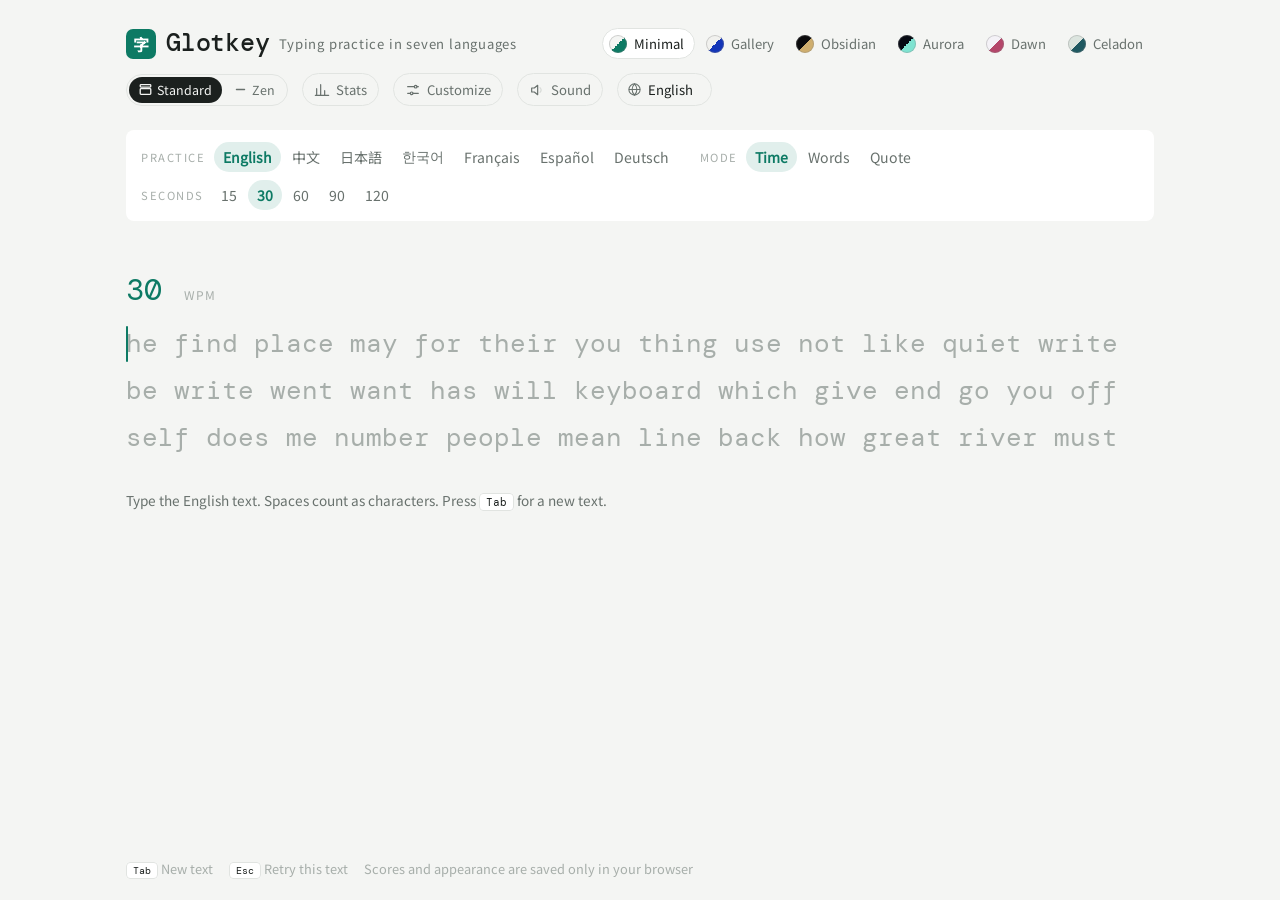
<file: site-cn/index.html>
<!doctype html>
<html lang="zh-CN">
<head>
<meta charset="utf-8">
<meta name="viewport" content="width=device-width, initial-scale=1, viewport-fit=cover">
<meta name="description" content="Glotkey: typing practice in English, Chinese (pinyin), Japanese (romaji), Korean (romanization), French, Spanish and German.">
<link rel="icon" href="data:image/svg+xml,%3Csvg xmlns=%27http://www.w3.org/2000/svg%27 viewBox=%270 0 32 32%27%3E%3Crect width=%2732%27 height=%2732%27 rx=%277%27 fill=%27%230d7a64%27/%3E%3Ctext x=%2716%27 y=%2722%27 font-size=%2718%27 text-anchor=%27middle%27 fill=%27white%27 font-family=%27sans-serif%27%3EG%3C/text%3E%3C/svg%3E">
<title>Glotkey</title>
<link rel="stylesheet" href="fonts/fonts.css">
<style>
/* Layout: one centered column — header, config strip, a typing stage of N lines, results replace the stage.
   Six presets (data-style) + a custom layer written as inline tokens on :root. */
:root {
  --bg:#f4f5f3; --surface:#ffffff; --fg:#1b201e; --dim:#a7aeaa; --muted:#68716d;
  --accent:#0d7a64; --accent-ink:#ffffff; --error:#d63b3b; --error-bg:rgba(214,59,59,.13); --line:#e1e4e1;
  --panel:var(--surface); --panel-border:transparent; --panel-blur:0px; --panel-radius:8px;
  --b1:#0d7a64; --b2:#7aa9ff; --b3:#ffb59a;
  --ui-cjk:"Noto Sans SC"; --ui-cjk-serif:"Noto Serif SC";
  --font-ui:var(--ui-cjk), system-ui, -apple-system, "Segoe UI", sans-serif;
  --font-display:"DM Mono", var(--ui-cjk), ui-monospace, monospace;
  --latin:"DM Mono"; --cjk-sc:"Noto Sans SC"; --cjk-jp:"Noto Sans JP"; --cjk-kr:"Noto Sans KR";
  --text-size:1.65rem; --radius:8px; --mark-radius:7px;
}
@media (prefers-color-scheme: dark) {
  :root:not([data-theme="light"]) {
    --bg:#141716; --surface:#1c201f; --fg:#e7ebe9; --dim:#4f5754; --muted:#8d9692;
    --accent:#4ed6b4; --accent-ink:#0f1513; --error:#ff6b6b; --error-bg:rgba(255,107,107,.16); --line:#2a302e;
    --b1:#4ed6b4; color-scheme: dark;
  }
}
:root[data-theme="dark"] {
  --bg:#141716; --surface:#1c201f; --fg:#e7ebe9; --dim:#4f5754; --muted:#8d9692;
  --accent:#4ed6b4; --accent-ink:#0f1513; --error:#ff6b6b; --error-bg:rgba(255,107,107,.16); --line:#2a302e;
  --b1:#4ed6b4; color-scheme: dark;
}

/* 画廊 Gallery — museum wall, editorial serif, Klein blue */
:root[data-style="gallery"] {
  --bg:#f1f1ee; --surface:#ffffff; --fg:#0f0f10; --dim:#bdbdb7; --muted:#6b6b67;
  --accent:#1335b8; --accent-ink:#ffffff; --error:#d23c2c; --error-bg:rgba(210,60,44,.1); --line:#d6d6d0;
  --panel:transparent; --panel-border:transparent; --panel-radius:0;
  --font-ui:"Manrope", var(--ui-cjk), sans-serif;
  --font-display:"Instrument Serif", "Noto Serif SC", serif;
  --latin:"Fraunces"; --cjk-sc:"Noto Serif SC"; --cjk-jp:"Noto Serif JP"; --cjk-kr:"Noto Serif KR";
  --text-size:2rem; --radius:0; --mark-radius:50%; color-scheme:light;
}
/* 曜石 Obsidian — black stone, ivory serif, champagne gold */
:root[data-style="obsidian"] {
  --bg:#0b0b0d; --surface:#141416; --fg:#efe8da; --dim:#4c4840; --muted:#9a9284;
  --accent:#cfae6e; --accent-ink:#0b0b0d; --error:#e2735e; --error-bg:rgba(226,115,94,.15); --line:#26241f;
  --panel:transparent; --panel-border:#26241f; --panel-radius:0;
  --b1:#cfae6e; --b2:#5c4a2a; --b3:#2a2620;
  --font-ui:"Manrope", var(--ui-cjk), sans-serif;
  --font-display:"Cormorant Garamond", "Noto Serif SC", serif;
  --latin:"Cormorant Garamond"; --cjk-sc:"Noto Serif SC"; --cjk-jp:"Noto Serif JP"; --cjk-kr:"Noto Serif KR";
  --text-size:2.25rem; --radius:0; --mark-radius:0; color-scheme:dark;
}
/* 极光 Aurora — night sky, drifting light, frosted glass */
:root[data-style="aurora"] {
  --bg:#060912; --surface:rgba(255,255,255,.05); --fg:#eef1fa; --dim:#3f4862; --muted:#8e98b4;
  --accent:#7fe3d1; --accent-ink:#06121a; --error:#ff7a8a; --error-bg:rgba(255,122,138,.16); --line:rgba(255,255,255,.1);
  --panel:rgba(255,255,255,.045); --panel-border:rgba(255,255,255,.09); --panel-blur:18px; --panel-radius:16px;
  --b1:#1fb5a3; --b2:#5b4fe0; --b3:#b0408a;
  --font-ui:"Manrope", var(--ui-cjk), sans-serif;
  --font-display:"Manrope", "Noto Sans SC", sans-serif;
  --latin:"JetBrains Mono";
  --radius:10px; --mark-radius:10px; color-scheme:dark;
}
/* 晨雾 Dawn — pale morning haze, soft glass, italic serif */
:root[data-style="dawn"] {
  --bg:#f4f2f7; --surface:rgba(255,255,255,.62); --fg:#26212f; --dim:#bdb5c9; --muted:#766e85;
  --accent:#b4466a; --accent-ink:#ffffff; --error:#d1432f; --error-bg:rgba(209,67,47,.12); --line:rgba(38,33,47,.1);
  --panel:rgba(255,255,255,.55); --panel-border:rgba(255,255,255,.8); --panel-blur:20px; --panel-radius:18px;
  --b1:#ffd0bd; --b2:#d9caff; --b3:#c4e4ff;
  --font-ui:"Manrope", var(--ui-cjk), sans-serif;
  --font-display:"Fraunces", "Noto Serif SC", serif;
  --latin:"DM Mono";
  --radius:12px; --mark-radius:50%; color-scheme:light;
}
/* 青瓷 Celadon — glaze green-grey, ink teal, wide-tracked serif */
:root[data-style="celadon"] {
  --bg:#dce5df; --surface:#e7eee9; --fg:#1b2a29; --dim:#98aea6; --muted:#53706a;
  --accent:#1f5961; --accent-ink:#ffffff; --error:#a8432f; --error-bg:rgba(168,67,47,.12); --line:#bdccc4;
  --panel:transparent; --panel-border:#bdccc4; --panel-radius:2px;
  --font-ui:var(--ui-cjk-serif), serif;
  --font-display:var(--ui-cjk-serif), "Noto Serif SC", serif;
  --latin:"IBM Plex Mono"; --cjk-sc:"Noto Serif SC"; --cjk-jp:"Noto Serif JP"; --cjk-kr:"Noto Serif KR";
  --radius:2px; --mark-radius:2px; color-scheme:light;
}

:root[data-ui="ja"] { --ui-cjk:"Noto Sans JP"; --ui-cjk-serif:"Noto Serif JP"; }
:root[data-ui="ko"] { --ui-cjk:"Noto Sans KR"; --ui-cjk-serif:"Noto Serif KR"; }
[hidden] { display:none !important; }
html, body { height:100%; }
body {
  margin:0; background:var(--bg); color:var(--fg); font-family:var(--font-ui); font-size:15px;
  transition:background-color .35s, color .35s;
}
:root[data-style="obsidian"] body { background:radial-gradient(ellipse 80% 50% at 50% -10%, rgba(207,174,110,.13), transparent 70%) var(--bg); }
:root[data-style="celadon"] body { background:radial-gradient(circle at 15% 0%, rgba(255,255,255,.6), transparent 45%) var(--bg); }
button, input, select, textarea { font:inherit; color:inherit; }
:focus-visible { outline:2px solid var(--accent); outline-offset:2px; }

/* ambient layer */
.fx { position:fixed; inset:0; z-index:-1; pointer-events:none; overflow:hidden; }
.fx i { position:absolute; border-radius:50%; filter:blur(90px); opacity:0; transition:opacity .6s; }
.fx .b1 { width:52vmax; height:52vmax; left:-14vmax; top:-22vmax; background:var(--b1); }
.fx .b2 { width:46vmax; height:46vmax; right:-16vmax; top:8vmax; background:var(--b2); }
.fx .b3 { width:40vmax; height:40vmax; left:22vmax; bottom:-26vmax; background:var(--b3); }
:root[data-fx~="blobs"] .fx i { opacity:.42; animation:drift 26s ease-in-out infinite alternate; }
:root[data-fx~="blobs"] .fx .b2 { animation-duration:32s; animation-direction:alternate-reverse; }
:root[data-fx~="blobs"] .fx .b3 { animation-duration:38s; }
:root[data-style="dawn"][data-fx~="blobs"] .fx i { opacity:.75; }
.fx .grain {
  position:absolute; inset:-50%; opacity:0;
  background-image:url("data:image/svg+xml;utf8,<svg xmlns='http://www.w3.org/2000/svg' width='160' height='160'><filter id='n'><feTurbulence type='fractalNoise' baseFrequency='.85' numOctaves='3' stitchTiles='stitch'/><feColorMatrix values='0 0 0 0 .5  0 0 0 0 .5  0 0 0 0 .5  0 0 0 .55 0'/></filter><rect width='100%' height='100%' filter='url(%23n)'/></svg>");
}
:root[data-fx~="grain"] .fx .grain { opacity:.14; }
@keyframes drift { to { transform:translate(8vmax, 6vmax) scale(1.12); } }

.app {
  max-width:1060px; margin:0 auto; min-height:100%;
  display:flex; flex-direction:column; gap:24px;
  padding-block:28px 22px;
  padding-left:max(16px, env(safe-area-inset-left, 0px));
  padding-right:max(16px, env(safe-area-inset-right, 0px));
  box-sizing:border-box;
}

/* header */
.top { display:flex; align-items:center; gap:14px; flex-wrap:wrap; transition:opacity .3s; }
:root[data-style="gallery"] .top { padding-bottom:18px; border-bottom:1px solid var(--fg); }
.brand { display:flex; align-items:center; gap:10px; margin-right:auto; }
.mark {
  display:inline-grid; place-items:center; width:30px; height:30px; font-size:1rem; flex:none;
  background:var(--accent); color:var(--accent-ink); border-radius:var(--mark-radius); font-family:var(--font-ui); font-weight:600;
}
:root[data-style="obsidian"] .mark, :root[data-style="celadon"] .mark { background:transparent; color:var(--accent); border:1px solid var(--accent); }
:root[data-style="aurora"] .mark { background:linear-gradient(135deg, var(--b1), var(--b2)); color:#fff; }
:root[data-style="dawn"] .mark { background:linear-gradient(135deg, #f3a58a, var(--accent)); }
.logo { font-family:var(--font-display); font-size:1.55rem; font-weight:500; letter-spacing:-.01em; line-height:1; }
:root[data-style="gallery"] .logo { font-size:2.2rem; font-style:italic; font-weight:400; letter-spacing:-.02em; }
:root[data-style="obsidian"] .logo { font-size:1.9rem; letter-spacing:.14em; text-transform:uppercase; font-weight:500; }
:root[data-style="aurora"] .logo { font-weight:700; letter-spacing:-.03em; }
:root[data-style="dawn"] .logo { font-size:1.9rem; font-style:italic; font-weight:400; }
:root[data-style="celadon"] .logo { letter-spacing:.22em; font-weight:600; font-size:1.3rem; }
.brand-sub { color:var(--muted); font-size:.82rem; letter-spacing:.06em; }

.styles { display:flex; gap:4px; flex-wrap:wrap; }
.sty {
  display:flex; align-items:center; gap:7px; padding:5px 10px 5px 6px; cursor:pointer;
  background:transparent; border:1px solid transparent; border-radius:999px; color:var(--muted); font-size:.82rem;
}
.sty:hover { color:var(--fg); }
.sty[aria-pressed="true"] { border-color:var(--line); color:var(--fg); background:var(--panel); }
.sw { width:18px; height:18px; border-radius:50%; flex:none; box-shadow:inset 0 0 0 1px rgba(128,128,128,.35); }
.icon-btn {
  display:flex; align-items:center; gap:6px; padding:6px 11px; border:1px solid var(--line);
  background:transparent; border-radius:999px; cursor:pointer; color:var(--muted); font-size:.82rem;
}
.icon-btn:hover { color:var(--fg); }
.icon-btn[aria-pressed="true"] { color:var(--accent); border-color:var(--accent); }
.ui-lang { position:relative; display:flex; align-items:center; }
.ui-lang svg { position:absolute; left:10px; width:15px; height:15px; pointer-events:none; color:var(--muted); fill:none; stroke:currentColor; stroke-width:1.7; }
.ui-lang select {
  appearance:none; -webkit-appearance:none; cursor:pointer; font-size:.82rem; color:var(--fg);
  background:transparent; border:1px solid var(--line); border-radius:999px; padding:6px 12px 6px 30px;
}
.ui-lang select:hover { border-color:var(--accent); }
.ui-lang option { background:var(--bg); color:var(--fg); }
.icon-btn svg { width:16px; height:16px; fill:none; stroke:currentColor; stroke-width:1.8; stroke-linecap:round; stroke-linejoin:round; }

/* config strip */
.config {
  display:flex; flex-wrap:wrap; gap:8px 22px; align-items:center; padding:10px 14px;
  background:var(--panel); border:1px solid var(--panel-border); border-radius:var(--panel-radius);
  -webkit-backdrop-filter:blur(var(--panel-blur)); backdrop-filter:blur(var(--panel-blur));
  transition:opacity .3s;
}
:root[data-style="gallery"] .config { padding:4px 0; }
.grp { display:flex; align-items:center; gap:2px; flex-wrap:wrap; }
.grp-l { color:var(--dim); font-size:.7rem; letter-spacing:.14em; margin-right:6px; text-transform:uppercase; }
.opt {
  background:transparent; border:0; padding:5px 9px; border-radius:999px; cursor:pointer;
  color:var(--muted); font-size:.88rem; transition:color .15s, background-color .15s;
}
.opt:hover { color:var(--fg); }
.opt[aria-pressed="true"] { color:var(--accent); font-weight:600; background:color-mix(in srgb, var(--accent) 12%, transparent); }
:root[data-style="gallery"] .opt[aria-pressed="true"], :root[data-style="obsidian"] .opt[aria-pressed="true"], :root[data-style="celadon"] .opt[aria-pressed="true"] {
  background:transparent; text-decoration:underline; text-decoration-thickness:1.5px; text-underline-offset:6px;
}
.opt.tog::before { content:"○ "; }
.opt.tog[aria-pressed="true"]::before { content:"● "; }

/* stage */
.stage { position:relative; padding-block:30px 8px; cursor:text; }
.live {
  display:flex; align-items:baseline; gap:18px; min-height:2.2rem; margin-bottom:16px;
  font-family:var(--font-display); font-variant-numeric:tabular-nums;
}
.live-main { font-size:1.9rem; color:var(--accent); line-height:1; }
:root[data-style="gallery"] .live-main, :root[data-style="dawn"] .live-main { font-size:2.6rem; font-style:italic; }
:root[data-style="obsidian"] .live-main { font-size:2.6rem; }
.live-speed { color:var(--muted); font-size:1rem; font-family:var(--font-ui); }
.live-unit { color:var(--dim); font-size:.75rem; margin-left:4px; letter-spacing:.08em; }
.words {
  position:relative; overflow:hidden; font-size:var(--text-size); line-height:1.35;
  font-family:var(--latin), var(--cjk-sc), ui-monospace, monospace;
  transition:filter .25s, opacity .25s;
}
.inner {
  position:relative; display:flex; flex-wrap:wrap; align-items:flex-end; row-gap:.42em;
  transition:transform .22s ease;
}
:root[data-align="center"] .inner { justify-content:center; }
.w { display:inline-flex; flex-direction:column; align-items:flex-start; }
.hint {
  font-size:.56em; line-height:1.35; color:var(--muted); font-family:var(--cjk-sc), sans-serif;
  white-space:nowrap; padding-left:.08em; padding-right:.4em; letter-spacing:.02em;
}
.words[data-lang="ja"] .hint { font-family:var(--cjk-jp), sans-serif; }
.words[data-lang="ko"] .hint { font-family:var(--cjk-kr), sans-serif; }
:root[data-style="obsidian"] .hint { font-size:.46em; }
.cs { display:flex; }
.c { white-space:pre; color:var(--dim); transition:color .07s; }
.c.ok { color:var(--fg); }
.c.bad { color:var(--error); text-decoration:underline; text-decoration-thickness:2px; text-underline-offset:.18em; }
.c.sp.bad { background:var(--error-bg); }
:root[data-style="aurora"] .c.ok { text-shadow:0 0 14px rgba(127,227,209,.25); }

.caret {
  position:absolute; left:0; top:0; width:2px; height:var(--ch, 1.3em); background:var(--accent);
  border-radius:1px; pointer-events:none; z-index:2;
  transition:left .09s cubic-bezier(.3,.7,.4,1), top .09s cubic-bezier(.3,.7,.4,1);
}
:root[data-smooth="off"] .caret { transition:none; }
:root[data-caret="block"] .caret { width:var(--cw, .6em); opacity:.3; border-radius:3px; }
:root[data-caret="underline"] .caret { width:var(--cw, .6em); height:2px; margin-top:calc(var(--ch, 1.3em) - 1px); }
:root[data-caret="none"] .caret { visibility:hidden; }
:root[data-style="aurora"] .caret { box-shadow:0 0 12px var(--accent); }
.caret.idle { animation:blink 1.05s step-end infinite; }
@keyframes blink { 50% { opacity:0; } }

.comp {
  position:absolute; z-index:5; padding:3px 9px; font-size:1rem; white-space:nowrap;
  background:var(--fg); color:var(--bg); border-radius:6px; pointer-events:none; transform:translateY(-100%);
}
#ta {
  position:absolute; left:0; top:0; width:3em; height:1.6em; opacity:0; padding:0; border:0;
  resize:none; overflow:hidden; color:transparent; background:transparent; caret-color:transparent;
  font-size:16px; z-index:-1;
}
.focus-hint {
  position:absolute; inset:0; display:grid; place-items:center; pointer-events:none;
  color:var(--fg); font-size:1rem; letter-spacing:.06em; opacity:0; transition:opacity .2s;
}
.stage:not(.focused) .focus-hint { opacity:1; }
.stage:not(.focused) .words { filter:blur(5px); opacity:.5; }
.stage:not(.focused) .caret { opacity:0; }

.tip { color:var(--muted); font-size:.85rem; margin:0; line-height:1.6; max-width:65ch; }
.tip.warn { color:var(--error); }
kbd {
  font-family:"DM Mono", ui-monospace, monospace; font-size:.78em; padding:1px 6px; border-radius:4px;
  background:var(--surface); border:1px solid var(--line); color:var(--fg);
}

/* results */
.results { display:flex; flex-direction:column; gap:24px; padding-block:6px; }
.res-head { display:flex; flex-wrap:wrap; gap:14px 48px; align-items:flex-end; }
.big { display:flex; flex-direction:column; gap:4px; }
.big .lbl { color:var(--muted); font-size:.74rem; letter-spacing:.14em; text-transform:uppercase; }
.big .num { font-family:var(--font-display); font-size:3.8rem; line-height:1; color:var(--accent); font-variant-numeric:tabular-nums; }
:root[data-style="gallery"] .big .num, :root[data-style="dawn"] .big .num { font-size:5rem; font-style:italic; font-weight:400; }
:root[data-style="obsidian"] .big .num { font-size:5rem; font-weight:500; }
:root[data-style="aurora"] .big .num { font-weight:700; letter-spacing:-.04em; background:linear-gradient(120deg, var(--accent), #a9a2ff); -webkit-background-clip:text; background-clip:text; color:transparent; }
.big .num.sec { color:var(--fg); background:none; }
.badge { align-self:center; padding:4px 12px; border-radius:999px; font-size:.8rem; background:var(--accent); color:var(--accent-ink); }
.chart { width:100%; overflow-x:auto; }
.chart svg { display:block; width:100%; min-width:420px; height:auto; }
.chart .gl { stroke:var(--line); stroke-width:1; }
.chart .ax { fill:var(--muted); font-size:11px; font-family:"DM Mono", ui-monospace, monospace; }
.chart .l-sp { fill:none; stroke:var(--accent); stroke-width:2.5; stroke-linejoin:round; stroke-linecap:round; }
.chart .a-sp { fill:var(--accent); opacity:.1; stroke:none; }
.chart .l-raw { fill:none; stroke:var(--muted); stroke-width:1.5; stroke-dasharray:4 4; opacity:.7; }
.chart .er { fill:var(--error); stroke:var(--bg); stroke-width:1.5; }
.chart .end { fill:var(--accent); stroke:var(--bg); stroke-width:2; }
.legend { display:flex; gap:18px; color:var(--muted); font-size:.78rem; flex-wrap:wrap; margin-top:6px; }
.legend i { display:inline-block; width:14px; height:3px; vertical-align:middle; margin-right:6px; background:var(--accent); }
.legend i.raw { background:repeating-linear-gradient(90deg, var(--muted) 0 4px, transparent 4px 7px); }
.legend i.er { width:8px; height:8px; border-radius:50%; background:var(--error); }
.res-grid { display:grid; grid-template-columns:repeat(auto-fit, minmax(130px, 1fr)); gap:16px; margin:0; }
.res-grid div { display:flex; flex-direction:column; gap:3px; }
.res-grid dt { color:var(--muted); font-size:.74rem; letter-spacing:.08em; }
.res-grid dd { margin:0; font-family:var(--font-display); font-size:1.45rem; font-variant-numeric:tabular-nums; }
.res-actions { display:flex; gap:10px; flex-wrap:wrap; }
.btn {
  padding:9px 18px; border-radius:999px; border:1px solid var(--accent); cursor:pointer;
  background:var(--accent); color:var(--accent-ink); font-size:.9rem;
}
:root[data-style="gallery"] .btn, :root[data-style="obsidian"] .btn, :root[data-style="celadon"] .btn { border-radius:0; }
.btn.ghost { background:transparent; color:var(--accent); }

.keys { margin-top:auto; color:var(--dim); font-size:.8rem; display:flex; gap:16px; flex-wrap:wrap; }
body.typing .top, body.typing .config, body.typing .tip:not(.warn), body.typing .keys { opacity:.1; }

/* customizer drawer */
.drawer {
  position:fixed; top:0; right:0; bottom:0; z-index:40; width:min(380px, 100%); box-sizing:border-box;
  background:var(--bg); border-left:1px solid var(--line); box-shadow:-24px 0 60px rgba(0,0,0,.12);
  overflow-y:auto; display:flex; flex-direction:column; gap:22px;
  padding:calc(20px + env(safe-area-inset-top, 0px)) max(20px, env(safe-area-inset-right, 0px)) calc(24px + env(safe-area-inset-bottom, 0px)) 22px;
}
.dr-head { display:flex; align-items:center; justify-content:space-between; gap:12px; }
.dr-head h2 { margin:0; font-family:var(--font-display); font-size:1.35rem; font-weight:500; }
.dr-sec { display:flex; flex-direction:column; gap:10px; }
.dr-sec > h3 { margin:0; font-size:.7rem; letter-spacing:.16em; color:var(--muted); font-weight:600; text-transform:uppercase; }
.row { display:flex; align-items:center; justify-content:space-between; gap:12px; font-size:.88rem; }
.row label, .row > span { color:var(--fg); }
.colors { display:grid; grid-template-columns:repeat(5, 1fr); gap:8px; }
.colors label { display:flex; flex-direction:column; align-items:center; gap:5px; font-size:.72rem; color:var(--muted); cursor:pointer; }
.colors input[type="color"] {
  width:44px; height:44px; padding:0; border:1px solid var(--line); border-radius:50%; background:none; cursor:pointer; overflow:hidden;
}
.colors input[type="color"]::-webkit-color-swatch-wrapper { padding:0; }
.colors input[type="color"]::-webkit-color-swatch { border:0; border-radius:50%; }
.colors input[type="color"]::-moz-color-swatch { border:0; border-radius:50%; }
.seg { display:flex; border:1px solid var(--line); border-radius:999px; padding:2px; gap:2px; flex-wrap:wrap; }
.seg button { border:0; background:transparent; padding:5px 11px; border-radius:999px; cursor:pointer; color:var(--muted); font-size:.8rem; }
.seg button[aria-pressed="true"] { background:var(--accent); color:var(--accent-ink); }
.drawer select, .drawer input[type="text"] {
  background:var(--surface); border:1px solid var(--line); border-radius:8px; padding:7px 10px; font-size:.86rem; min-width:0;
}
.drawer select { max-width:200px; }
.drawer input[type="range"] { accent-color:var(--accent); width:160px; }
.code-row { display:flex; gap:8px; }
.code-row input { flex:1; }
.mini { border:1px solid var(--line); background:transparent; border-radius:8px; padding:7px 12px; cursor:pointer; font-size:.82rem; white-space:nowrap; }
.mini:hover { border-color:var(--accent); color:var(--accent); }
.note { color:var(--muted); font-size:.78rem; line-height:1.55; margin:0; }
.note.ok { color:var(--accent); }
.note.err { color:var(--error); }

/* layout switch */
.layout-sw { display:flex; border:1px solid var(--line); border-radius:999px; padding:2px; gap:2px; }
.layout-sw button {
  display:flex; align-items:center; gap:5px; border:0; background:transparent; cursor:pointer;
  padding:4px 10px; border-radius:999px; font-size:.78rem; color:var(--muted);
}
.layout-sw button:hover { color:var(--fg); }
.layout-sw button[aria-pressed="true"] { background:var(--fg); color:var(--bg); }
.layout-sw svg { width:13px; height:13px; fill:none; stroke:currentColor; stroke-width:1.6; stroke-linecap:round; }

/* zen layout: only the text, the counter and the switch */
:root[data-layout="zen"] .brand-sub, :root[data-layout="zen"] .styles, :root[data-layout="zen"] #customBtn,
:root[data-layout="zen"] #soundBtn, :root[data-layout="zen"] .ui-lang, :root[data-layout="zen"] .tip,
:root[data-layout="zen"] .keys { display:none; }
:root[data-layout="zen"] #statsBtn span { display:none; }
:root[data-layout="zen"] .app { max-width:920px; }
:root[data-layout="zen"] .top { border-bottom:0; padding-bottom:0; }
:root[data-layout="zen"] .config {
  background:transparent; border-color:transparent; -webkit-backdrop-filter:none; backdrop-filter:none;
  justify-content:center; opacity:.4; transition:opacity .25s;
}
:root[data-layout="zen"] .config:hover, :root[data-layout="zen"] .config:focus-within { opacity:1; }
:root[data-layout="zen"] .stage { padding-block:9vh 8px; }
:root[data-layout="zen"] .live { justify-content:center; }
:root[data-layout="zen"] .grp-l { display:none; }

/* stats dashboard */
.statsv { display:flex; flex-direction:column; gap:22px; }
.sv-head { display:flex; justify-content:space-between; align-items:flex-start; gap:14px; flex-wrap:wrap; }
.sv-head h2 { margin:0 0 4px; font-family:var(--font-display); font-size:1.9rem; font-weight:500; line-height:1.15; text-wrap:balance; }
:root[data-style="gallery"] .sv-head h2, :root[data-style="dawn"] .sv-head h2 { font-style:italic; font-weight:400; font-size:2.3rem; }
.sv-tabs { display:flex; gap:4px; flex-wrap:wrap; padding-bottom:10px; border-bottom:1px solid var(--line); }
.sv-tabs button {
  border:0; background:transparent; padding:6px 11px; border-radius:999px; cursor:pointer; color:var(--muted); font-size:.86rem;
}
.sv-tabs button:hover { color:var(--fg); }
.sv-tabs button[aria-selected="true"] { color:var(--accent); font-weight:600; background:color-mix(in srgb, var(--accent) 12%, transparent); }
.sv-tabs small { color:var(--dim); font-weight:400; margin-left:4px; font-variant-numeric:tabular-nums; }
.sv-body { display:flex; flex-direction:column; gap:26px; }
.tiles { display:grid; grid-template-columns:repeat(auto-fit, minmax(150px, 1fr)); gap:12px; }
.tile {
  display:flex; flex-direction:column; gap:6px; padding:14px 16px;
  background:var(--panel); border:1px solid var(--line); border-radius:var(--panel-radius);
  -webkit-backdrop-filter:blur(var(--panel-blur)); backdrop-filter:blur(var(--panel-blur));
}
.tile .k { color:var(--muted); font-size:.74rem; letter-spacing:.06em; }
.tile .v { font-family:var(--font-display); font-size:1.9rem; line-height:1.1; font-variant-numeric:tabular-nums; }
.tile .v small { font-size:.8rem; color:var(--muted); margin-left:4px; font-family:var(--font-ui); }
.tile.hi .v { color:var(--accent); }
.sv-grid { display:grid; grid-template-columns:minmax(0, 1.55fr) minmax(0, 1fr); gap:28px; }
.card { display:flex; flex-direction:column; gap:10px; min-width:0; }
.card > h3 { margin:0; font-size:.72rem; letter-spacing:.14em; color:var(--muted); font-weight:600; text-transform:uppercase; }
.svchart svg { display:block; width:100%; height:auto; }
.svchart .gl { stroke:var(--line); stroke-width:1; }
.svchart .ax { fill:var(--muted); font-size:11px; font-family:"DM Mono", ui-monospace, monospace; }
.svchart .pt { fill:var(--accent); opacity:.45; }
.svchart .ma { fill:none; stroke:var(--accent); stroke-width:2.5; stroke-linejoin:round; stroke-linecap:round; }
.svchart .bar { fill:var(--accent); opacity:.75; }
.svchart .bar.zero { opacity:.15; }
.tbl-wrap { overflow-x:auto; }
.sv-table { width:100%; border-collapse:collapse; font-size:.86rem; font-variant-numeric:tabular-nums; }
.sv-table th { text-align:left; color:var(--muted); font-weight:500; font-size:.74rem; padding:6px 8px; border-bottom:1px solid var(--line); white-space:nowrap; }
.sv-table td { padding:8px; border-bottom:1px solid var(--line); white-space:nowrap; }
.sv-table td.num, .sv-table th.num { text-align:right; }
.meter { position:relative; display:inline-block; width:70px; height:6px; border-radius:3px; background:var(--line); vertical-align:middle; margin-left:8px; overflow:hidden; }
.meter i { position:absolute; inset:0 auto 0 0; background:var(--accent); border-radius:3px; }
.miss-list { display:flex; flex-wrap:wrap; gap:8px; }
.miss { display:flex; align-items:baseline; gap:8px; padding:6px 11px; border:1px solid var(--line); border-radius:8px; }
.miss b { font-family:var(--latin), var(--cjk-sc), monospace; font-size:1.25rem; font-weight:500; color:var(--error); }
.miss span { color:var(--muted); font-size:.8rem; font-variant-numeric:tabular-nums; }
.sv-empty { padding:36px 0; color:var(--muted); font-size:.95rem; }
.sv-actions { display:flex; gap:10px; flex-wrap:wrap; align-items:center; padding-top:4px; border-top:1px solid var(--line); padding-top:16px; }
.confirm { display:flex; gap:8px; align-items:center; flex-wrap:wrap; color:var(--error); font-size:.85rem; }
.mini.danger { border-color:var(--error); color:var(--error); }
#svDump { width:100%; min-height:70px; font-family:"DM Mono", monospace; font-size:.75rem; background:var(--surface); border:1px solid var(--line); border-radius:8px; }
@media (max-width:760px) { .sv-grid { grid-template-columns:minmax(0, 1fr); } }

@media (max-width:1020px) {
  .brand-sub { display:none; }
  .layout-sw span { display:none; }
}
@media (max-width:640px) {
  :root { --text-size:1.3rem; }
  .icon-btn span { display:none; }
  .app { gap:16px; padding-block:18px; }
  .config { gap:6px 12px; padding:8px 10px; }
  .big .num { font-size:2.8rem !important; }
  .brand-sub { display:none; }
  .sty span.nm { display:none; }
  .drawer { width:100%; border-left:0; }
}
@media (prefers-reduced-motion: reduce) {
  *, *::before, *::after { transition:none !important; animation:none !important; }
}
</style>
</head>
<body>

<div class="fx" aria-hidden="true"><i class="b1"></i><i class="b2"></i><i class="b3"></i><div class="grain"></div></div>
<div class="app">
  <header class="top">
    <div class="brand">
      <span class="mark" id="mark" aria-hidden="true">字</span>
      <span class="logo">Glotkey</span>
      <span class="brand-sub" data-i18n="brandSub"></span>
    </div>
    <div class="styles" id="styles" role="group" data-i18n-aria="stylesLabel"></div>
    <div class="layout-sw" id="layoutSw" role="group" data-i18n-aria="layout">
      <button type="button" id="layout-std" aria-pressed="true"><svg viewBox="0 0 16 16" aria-hidden="true"><rect x="1.5" y="2" width="13" height="3" rx="1"/><rect x="1.5" y="7" width="13" height="7" rx="1"/></svg><span data-i18n="layoutStd"></span></button>
      <button type="button" id="layout-zen" aria-pressed="false"><svg viewBox="0 0 16 16" aria-hidden="true"><path d="M3 8h10"/></svg><span data-i18n="layoutZen"></span></button>
    </div>
    <button class="icon-btn" id="statsBtn" type="button" aria-pressed="false" data-i18n-title="statsTitle">
      <svg viewBox="0 0 24 24"><path d="M4 20V10M10 20V4M16 20v-7M22 20H2"/></svg>
      <span data-i18n="stats"></span>
    </button>
    <button class="icon-btn" id="customBtn" type="button" aria-expanded="false" data-i18n-title="drTitle">
      <svg viewBox="0 0 24 24"><path d="M4 7h10M18 7h2M4 17h4M12 17h8"/><circle cx="16" cy="7" r="2"/><circle cx="10" cy="17" r="2"/></svg>
      <span data-i18n="custom"></span>
    </button>
    <button class="icon-btn" id="soundBtn" type="button" aria-pressed="false" data-i18n-title="soundTitle">
      <svg viewBox="0 0 24 24"><path d="M4 9v6h4l5 4V5L8 9H4z"/><path id="soundWave" d="M16.5 8.5a5 5 0 0 1 0 7"/></svg>
      <span data-i18n="sound"></span>
    </button>
    <label class="ui-lang" data-i18n-title="uiLang">
      <svg viewBox="0 0 24 24"><circle cx="12" cy="12" r="9"/><path d="M3 12h18M12 3c2.5 2.6 3.8 5.6 3.8 9s-1.3 6.4-3.8 9c-2.5-2.6-3.8-5.6-3.8-9S9.5 5.6 12 3z"/></svg>
      <select id="uiLang" data-i18n-aria="uiLang"></select>
    </label>
  </header>

  <nav class="config" id="config" data-i18n-aria="setupAria"></nav>

  <main class="stage" id="stage">
    <div class="live" aria-live="off">
      <span class="live-main" id="liveMain">30</span>
      <span class="live-speed" id="liveSpeed"></span>
    </div>
    <div class="words" id="words">
      <div class="inner" id="inner"></div>
    </div>
    <div class="comp" id="comp" hidden></div>
    <textarea id="ta" data-i18n-aria="typeHere" autocomplete="off" autocapitalize="off" autocorrect="off" spellcheck="false"></textarea>
    <div class="focus-hint" id="focusHint" data-i18n="focusHint"></div>
  </main>

  <p class="tip" id="tip"></p>

  <section class="results" id="results" hidden data-i18n-aria="resultsAria">
    <div class="res-head">
      <div class="big"><span class="lbl" id="rUnit">WPM</span><span class="num" id="rSpeed">0</span></div>
      <div class="big"><span class="lbl" data-i18n="accuracy"></span><span class="num sec" id="rAcc">0%</span></div>
      <span class="badge" id="rBadge" hidden data-i18n="newRecord"></span>
    </div>
    <div>
      <div class="chart" id="chart"></div>
      <div class="legend"><span><i></i><span data-i18n="lgSpeed"></span></span><span><i class="raw"></i><span data-i18n="lgRaw"></span></span><span><i class="er"></i><span data-i18n="lgErr"></span></span></div>
    </div>
    <dl class="res-grid">
      <div><dt data-i18n="raw"></dt><dd id="rRaw">0</dd></div>
      <div id="rScriptWrap" hidden><dt data-i18n="script"></dt><dd id="rScript">0</dd></div>
      <div><dt data-i18n="chars"></dt><dd id="rChars">0 / 0</dd></div>
      <div><dt data-i18n="cons"></dt><dd id="rCons">0%</dd></div>
      <div><dt data-i18n="timeUsed"></dt><dd id="rTime">0s</dd></div>
      <div><dt data-i18n="best"></dt><dd id="rBest">—</dd></div>
      <div><dt data-i18n="setup"></dt><dd id="rCfg" style="font-size:1rem">—</dd></div>
    </dl>
    <div class="res-actions">
      <button class="btn" id="nextBtn" type="button" data-i18n="next"></button>
      <button class="btn ghost" id="againBtn" type="button" data-i18n="again"></button>
    </div>
  </section>

  <section class="statsv" id="statsView" hidden data-i18n-aria="statsTitle">
    <div class="sv-head">
      <div>
        <h2 data-i18n="statsTitle"></h2>
        <p class="note" data-i18n="statsNote"></p>
      </div>
      <button class="btn ghost" id="statsBack" type="button" data-i18n="back"></button>
    </div>
    <div class="sv-tabs" id="svTabs" role="tablist"></div>
    <div class="sv-body" id="svBody"></div>
    <div class="sv-actions">
      <button class="mini" id="svCopy" type="button" data-i18n="copyData"></button>
      <button class="mini" id="svClear" type="button" data-i18n="clearData"></button>
      <span class="confirm" id="svConfirm" hidden>
        <span data-i18n="clearAsk"></span>
        <button class="mini danger" id="svClearYes" type="button" data-i18n="confirmClear"></button>
        <button class="mini" id="svClearNo" type="button" data-i18n="cancel"></button>
      </span>
      <textarea id="svDump" readonly hidden aria-label="JSON"></textarea>
      <span class="note" id="svMsg"></span>
    </div>
  </section>

  <footer class="keys">
    <span><kbd>Tab</kbd> <span data-i18n="next"></span></span>
    <span><kbd>Esc</kbd> <span data-i18n="again"></span></span>
    <span data-i18n="local"></span>
  </footer>
</div>

<aside class="drawer" id="drawer" hidden data-i18n-aria="drTitle">
  <div class="dr-head">
    <h2 data-i18n="drTitle"></h2>
    <button class="mini" id="drClose" type="button" data-i18n="done"></button>
  </div>
  <p class="note" data-i18n="drNote"></p>

  <div class="dr-sec">
    <h3 data-i18n="start"></h3>
    <div class="row"><label for="cBase" data-i18n="basePreset"></label><select id="cBase"></select></div>
  </div>

  <div class="dr-sec">
    <h3 data-i18n="colors"></h3>
    <div class="colors">
      <label><span data-i18n="colBg"></span><input type="color" id="col-bg"></label>
      <label><span data-i18n="colFg"></span><input type="color" id="col-fg"></label>
      <label><span data-i18n="colDim"></span><input type="color" id="col-dim"></label>
      <label><span data-i18n="colAccent"></span><input type="color" id="col-accent"></label>
      <label><span data-i18n="colError"></span><input type="color" id="col-error"></label>
    </div>
  </div>

  <div class="dr-sec">
    <h3 data-i18n="text"></h3>
    <div class="row"><label for="cFont" data-i18n="font"></label><select id="cFont"></select></div>
    <div class="row"><label for="cSize"><span data-i18n="size"></span> <span id="cSizeV"></span></label><input type="range" id="cSize" min="18" max="48" step="1"></div>
    <div class="row"><span data-i18n="align"></span><div class="seg" id="cAlign"></div></div>
    <div class="row"><span data-i18n="lines"></span><div class="seg" id="cLines"></div></div>
  </div>

  <div class="dr-sec">
    <h3 data-i18n="caret"></h3>
    <div class="row"><span data-i18n="shape"></span><div class="seg" id="cCaret"></div></div>
    <div class="row"><span data-i18n="smooth"></span><div class="seg" id="cSmooth"></div></div>
  </div>

  <div class="dr-sec">
    <h3 data-i18n="ambience"></h3>
    <div class="row"><span data-i18n="fx"></span><div class="seg" id="cFx"></div></div>
  </div>

  <div class="dr-sec">
    <h3 data-i18n="share"></h3>
    <div class="code-row"><input type="text" id="cCode" readonly data-i18n-aria="share"><button class="mini" id="cCopy" type="button" data-i18n="copy"></button></div>
    <div class="code-row"><input type="text" id="cImport" data-i18n-ph="importPh" data-i18n-aria="importPh"><button class="mini" id="cApply" type="button" data-i18n="import"></button></div>
    <p class="note" id="cMsg"></p>
  </div>

  <div class="dr-sec">
    <button class="mini" id="cReset" type="button" data-i18n="reset"></button>
  </div>
</aside>

<script>
(() => {
'use strict';
const $ = s => document.querySelector(s);
const store = {
  get(k, d) { try { const v = localStorage.getItem(k); return v ? JSON.parse(v) : d; } catch (e) { return d; } },
  set(k, v) { try { localStorage.setItem(k, JSON.stringify(v)); } catch (e) {} }
};

/* ---------------- word & sentence data ---------------- */
const EN = "the be of and a to in have it you that he was for on are with as his they at one this from or had by not but what some we can out other were all there when up use your how said an each she which do their time if will way about many then them write would like so these her long make thing see him two has look more day could go come did number sound no most people my over know water than call first who may down side been now find any new work part take get place made live where after back little only round man year came show every good me give our under name very through just form sentence great think say help low line differ turn cause much mean before move right boy old too same tell does set three want air well also play small end put home read hand port large spell add even land here must big high such follow act why ask men change went light kind off need house picture try us again animal point mother world near build self earth father keyboard finger quiet river window garden".split(' ');
const EN_Q = [
  "The quick brown fox jumps over the lazy dog.",
  "A journey of a thousand miles begins with a single step.",
  "Small daily habits build the skills that last a lifetime.",
  "Keep your eyes on the screen and let your fingers find the way home.",
  "Every key you press is a small vote for the typist you want to become.",
  "Actions speak louder than words, but typing needs both.",
  "Where there is a will, there is a way.",
  "Slow is smooth, and smooth becomes fast.",
  "Fortune favors the bold and the well prepared.",
  "Practice does not make perfect; it makes progress."
];
const FR = "le la de et un une être avoir que pour dans ce il qui ne sur se pas plus pouvoir par je avec tout faire son mettre autre on mais nous comme ou si leur dire elle devoir avant deux même prendre aussi celui donner bien où fois vous encore nouveau aller cela entre premier vouloir déjà grand mon moins aucun lui temps très savoir falloir voir quelque sans raison notre dont non monde jour demander alors après trouver personne rendre part dernier venir pendant passer peu suivre chose croire parler toujours homme femme enfant maison école eau pain ville rue livre musique soleil été hiver café fenêtre forêt rêve tête main âge château fête garçon français leçon là élève clavier étoile matin soir".split(' ');
const FR_Q = [
  "Petit à petit, l'oiseau fait son nid.",
  "Après la pluie, le beau temps.",
  "Il n'y a pas de rose sans épines.",
  "Rien ne sert de courir ; il faut partir à point.",
  "Qui vivra verra.",
  "Le temps est un grand maître, dit-on.",
  "Chaque jour, un peu de pratique rend les doigts plus légers.",
  "La nuit porte conseil, et le matin apporte la réponse.",
  "Vouloir, c'est pouvoir."
];
const ES = "de la que el en y a los se del las un por con no una su para es al lo como más o pero sus le ha me si sin sobre este ya entre cuando todo esta ser son dos también fue había era muy años hasta desde está mi porque qué sólo han yo hay vez puede todos así nos ni parte tiene él uno donde bien tiempo mismo ese ahora cada vida otro después te otros aunque esa eso hace otra tan durante siempre día tanto ella tres sí dijo gran país según menos mundo año antes niño mañana corazón canción jardín música árbol lápiz pequeño señor fácil café ciudad camino familia trabajo agua noche amigo libro teclado montaña ventana".split(' ');
const ES_Q = [
  "Poco a poco se va lejos.",
  "No hay mal que por bien no venga.",
  "Más vale tarde que nunca.",
  "Caminante, no hay camino, se hace camino al andar.",
  "En un lugar de la Mancha, de cuyo nombre no quiero acordarme.",
  "Cada día un poco de práctica hace que los dedos vuelen.",
  "¿Dónde está la biblioteca? ¡Está al lado del café!",
  "El que madruga encuentra el camino despejado.",
  "Querer es poder."
];
const KO = "사람 saram|시간 sigan|우리 uri|하나 hana|생각 saenggak|문제 munje|사회 sahoe|세계 segye|정도 jeongdo|경우 gyeongu|이야기 iyagi|아이 ai|나라 nara|학교 hakgyo|친구 chingu|가족 gajok|마음 maeum|사랑 sarang|오늘 oneul|내일 naeil|어제 eoje|아침 achim|저녁 jeonyeok|밤 bam|하늘 haneul|바다 bada|산 san|강 gang|꽃 kkot|나무 namu|바람 baram|비 bi|눈 nun|봄 bom|여름 yeoreum|가을 gaeul|겨울 gyeoul|음식 eumsik|커피 keopi|우유 uyu|사과 sagwa|바나나 banana|김치 gimchi|밥 bap|물 mul|집 jip|방 bang|문 mun|창문 changmun|책 chaek|컴퓨터 keompyuteo|전화 jeonhwa|음악 eumak|영화 yeonghwa|노래 norae|여행 yeohaeng|공부 gongbu|운동 undong|일 il|회사 hoesa|선생님 seonsaengnim|학생 haksaeng|의사 uisa|도시 dosi|시장 sijang|거리 geori|버스 beoseu|지하철 jihacheol|자동차 jadongcha|비행기 bihaenggi|길 gil|행복 haengbok|희망 huimang|꿈 kkum|기억 gieok|이름 ireum|얼굴 eolgul|손 son|발 bal|눈물 nunmul|웃음 useum|목소리 moksori|서울 seoul|부산 busan|한글 hangeul|키보드 kibodeu|연습 yeonseup|빠르게 ppareuge|천천히 cheoncheonhi|정확하게 jeonghwakage|아름다운 areumdaun|좋아요 joayo|감사합니다 gamsahamnida|안녕하세요 annyeonghaseyo|괜찮아요 gwaenchanayo|맛있다 masitda|즐겁다 jeulgeopda|쓰다 sseuda|걷다 geotda|달리다 dallida"
  .split('|').map(x => { const [t, r] = x.split(' '); return { t, r }; });
const KO_Q = [
  "천|cheon 리|ri 길도|gildo 한|han 걸음부터.|georeumbuteo.",
  "시작이|sijagi 반이다.|banida.",
  "백지장도|baekjijangdo 맞들면|matdeulmyeon 낫다.|natda.",
  "낮말은|nanmareun 새가|saega 듣고|deutgo 밤말은|bammareun 쥐가|jwiga 듣는다.|deunneunda.",
  "가는|ganeun 말이|mari 고와야|gowaya 오는|oneun 말이|mari 곱다.|gopda.",
  "매일|maeil 조금씩|jogeumssik 연습하면|yeonseupamyeon 손가락이|songaragi 저절로|jeojeollo 길을|gireul 찾는다.|channeunda.",
  "오늘|oneul 하루도|harudo 즐겁고|jeulgeopgo 행복하게|haengbokage 보내세요.|bonaeseyo.",
  "고생|gosaeng 끝에|kkeute 낙이|nagi 온다.|onda.",
  "티끌|tikkeul 모아|moa 태산.|taesan."
];
const ZH = "你好 nihao|世界 shijie|我们 women|他们 tamen|时间 shijian|朋友 pengyou|学习 xuexi|工作 gongzuo|生活 shenghuo|中国 zhongguo|今天 jintian|明天 mingtian|昨天 zuotian|早上 zaoshang|晚上 wanshang|喜欢 xihuan|知道 zhidao|觉得 juede|可以 keyi|因为 yinwei|所以 suoyi|但是 danshi|如果 ruguo|已经 yijing|现在 xianzai|以后 yihou|开始 kaishi|问题 wenti|东西 dongxi|地方 difang|电脑 diannao|手机 shouji|键盘 jianpan|打字 dazi|练习 lianxi|速度 sudu|准确 zhunque|音乐 yinyue|电影 dianying|学校 xuexiao|老师 laoshi|学生 xuesheng|家人 jiaren|妈妈 mama|爸爸 baba|孩子 haizi|城市 chengshi|天气 tianqi|太阳 taiyang|月亮 yueliang|星星 xingxing|春天 chuntian|夏天 xiatian|秋天 qiutian|冬天 dongtian|花园 huayuan|山水 shanshui|河流 heliu|大海 dahai|森林 senlin|咖啡 kafei|米饭 mifan|面条 miantiao|水果 shuiguo|苹果 pingguo|西瓜 xigua|茶叶 chaye|旅行 lvxing|火车 huoche|飞机 feiji|汽车 qiche|自行车 zixingche|公园 gongyuan|医院 yiyuan|银行 yinhang|商店 shangdian|房间 fangjian|窗户 chuanghu|桌子 zhuozi|椅子 yizi|衣服 yifu|颜色 yanse|红色 hongse|蓝色 lanse|绿色 lvse|快乐 kuaile|幸福 xingfu|希望 xiwang|梦想 mengxiang|努力 nuli|认真 renzhen|安静 anjing|漂亮 piaoliang|聪明 congming|简单 jiandan|重要 zhongyao|方便 fangbian|健康 jiankang|运动 yundong|跑步 paobu|游泳 youyong|唱歌 changge|跳舞 tiaowu|画画 huahua|写字 xiezi|读书 dushu|思考 sikao|发展 fazhan|文化 wenhua|历史 lishi|科学 kexue|技术 jishu|网络 wangluo|信息 xinxi|语言 yuyan|汉字 hanzi|文章 wenzhang|故事 gushi|声音 shengyin|风景 fengjing|未来 weilai"
  .split('|').map(x => { const [t, r] = x.split(' '); return { t, r }; });
const ZH_Q = [
  "床前|chuangqian 明月光，|mingyueguang, 疑是|yishi 地上霜。|dishangshuang. 举头|jutou 望明月，|wangmingyue, 低头|ditou 思故乡。|siguxiang.",
  "千里之行，|qianlizhixing, 始于|shiyu 足下。|zuxia.",
  "学而不思|xueerbusi 则罔，|zewang, 思而不学|sierbuxue 则殆。|zedai.",
  "海内|hainei 存知己，|cunzhiji, 天涯|tianya 若比邻。|ruobilin.",
  "欲穷|yuqiong 千里目，|qianlimu, 更上|gengshang 一层楼。|yicenglou.",
  "春眠|chunmian 不觉晓，|bujuexiao, 处处|chuchu 闻啼鸟。|wentiniao. 夜来|yelai 风雨声，|fengyusheng, 花落|hualuo 知多少。|zhiduoshao.",
  "读书|dushu 破万卷，|powanjuan, 下笔|xiabi 如有神。|ruyoushen.",
  "宝剑锋|baojianfeng 从磨砺出，|congmolichu, 梅花香|meihuaxiang 自苦寒来。|zikuhanlai.",
  "每天|meitian 进步|jinbu 一点点，|yidiandian, 坚持|jianchi 下去|xiaqu 就会|jiuhui 看见|kanjian 改变。|gaibian.",
  "手指|shouzhi 记住了|jizhule 键盘，|jianpan, 心思|xinsi 就能|jiuneng 跟上|gengshang 文字。|wenzi."
];
const JA = "日本,にほん,nihon|今日,きょう,kyou|明日,あした,ashita|昨日,きのう,kinou|時間,じかん,jikan|友達,ともだち,tomodachi|学校,がっこう,gakkou|先生,せんせい,sensei|学生,がくせい,gakusei|仕事,しごと,shigoto|会社,かいしゃ,kaisha|電車,でんしゃ,densha|電話,でんわ,denwa|天気,てんき,tenki|雨,あめ,ame|雪,ゆき,yuki|空,そら,sora|海,うみ,umi|山,やま,yama|川,かわ,kawa|花,はな,hana|桜,さくら,sakura|春,はる,haru|夏,なつ,natsu|秋,あき,aki|冬,ふゆ,fuyu|朝,あさ,asa|夜,よる,yoru|猫,ねこ,neko|犬,いぬ,inu|水,みず,mizu|お茶,おちゃ,ocha|ご飯,ごはん,gohan|寿司,すし,sushi|家族,かぞく,kazoku|名前,なまえ,namae|言葉,ことば,kotoba|音楽,おんがく,ongaku|映画,えいが,eiga|写真,しゃしん,shashin|旅行,りょこう,ryokou|料理,りょうり,ryouri|勉強,べんきょう,benkyou|練習,れんしゅう,renshuu|新しい,あたらしい,atarashii|美しい,うつくしい,utsukushii|楽しい,たのしい,tanoshii|優しい,やさしい,yasashii|大きい,おおきい,ookii|小さい,ちいさい,chiisai|静か,しずか,shizuka|元気,げんき,genki|大切,たいせつ,taisetsu|本当,ほんとう,hontou|世界,せかい,sekai|未来,みらい,mirai|気持ち,きもち,kimochi|心,こころ,kokoro|夢,ゆめ,yume|道,みち,michi|町,まち,machi|駅,えき,eki|部屋,へや,heya|窓,まど,mado|本,ほん,hon|手紙,てがみ,tegami|時計,とけい,tokei|自転車,じてんしゃ,jitensha|東京,とうきょう,toukyou|大阪,おおさか,oosaka|ありがとう,ありがとう,arigatou|おはよう,おはよう,ohayou|すみません,すみません,sumimasen|キーボード,きーぼーど,ki-bo-do|コーヒー,こーひー,ko-hi-|パン,ぱん,pan|歩く,あるく,aruku|走る,はしる,hashiru|書く,かく,kaku|読む,よむ,yomu|話す,はなす,hanasu|聞く,きく,kiku|見る,みる,miru|食べる,たべる,taberu|飲む,のむ,nomu|行く,いく,iku|来る,くる,kuru|思う,おもう,omou|待つ,まつ,matsu|始める,はじめる,hajimeru"
  .split('|').map(x => { const [t, k, r] = x.split(','); return { t, k, r }; });
const JA_Q = [
  "千里の道も|senrinomichimo 一歩から。|ippokara.",
  "継続は|keizokuwa 力なり。|chikaranari.",
  "七転び|nanakorobi 八起き。|yaoki.",
  "急がば|isogaba 回れ。|maware.",
  "石の上にも|ishinouenimo 三年。|sannen.",
  "毎日|mainichi 少しずつ|sukoshizutsu 練習すれば、|renshuusureba, 指は|yubiwa 自然に|shizenni 覚えていきます。|oboeteikimasu.",
  "雨上がりの|ameagarino 空に、|sorani, きれいな|kireina 虹が|nijiga かかっていた。|kakatteita.",
  "古池や|furuikeya 蛙飛び込む|kawazutobikomu 水の音|mizunooto",
  "今日も|kyoumo 一日、|ichinichi, 楽しく|tanoshiku 過ごしましょう。|sugoshimashou."
];
const DE = "der die das und ist nicht ein eine ich du er sie es wir ihr mit von zu auf für an im in dem den sich auch als noch nach bei aus wie so aber oder wenn dann nur schon sehr mehr hier jetzt immer wieder heute morgen gut groß klein neu alt lang kurz schnell langsam Haus Zeit Jahr Tag Welt Leben Hand Kind Frau Mann Freund Schule Arbeit Stadt Land Wasser Brot Buch Musik Sonne Mond Baum Blume Straße Fenster Tür Tisch Stuhl Apfel Kaffee Milch Zug Auto Fahrrad Reise Sprache Wort Satz Frage Antwort Geschichte Familie Mutter Vater Bruder Schwester Liebe Glück Traum Herz Kopf Auge Stimme Farbe Wald Berg Fluss Meer Himmel Regen Schnee Winter Sommer Frühling Herbst Abend Nacht Woche Monat schön müde froh warm kalt leicht schwer spielen lernen lesen schreiben sprechen hören sehen gehen kommen machen sagen geben nehmen finden denken wissen können müssen wollen möchten Tastatur üben Übung Größe Mädchen Bäcker fünf Grüße".split(' ');
const DE_Q = [
  "Übung macht den Meister.",
  "Aller Anfang ist schwer.",
  "Morgenstund hat Gold im Mund.",
  "Wer rastet, der rostet.",
  "Ende gut, alles gut.",
  "Eile mit Weile.",
  "Was du heute kannst besorgen, das verschiebe nicht auf morgen.",
  "Jeden Tag ein bisschen üben, und die Finger finden ihren Weg.",
  "Der Weg ist das Ziel.",
  "Viele Wege führen nach Rom, aber jeder beginnt mit dem ersten Schritt."
];

/* ---------------- interface translations ----------------
   Each entry: [中文, English, 日本語, 한국어, Français, Español, Deutsch] */
const UI_LANGS = [['zh', '中文'], ['en', 'English'], ['ja', '日本語'], ['ko', '한국어'], ['fr', 'Français'], ['es', 'Español'], ['de', 'Deutsch']];
const UI_HTML_LANG = { zh:'zh-CN', en:'en', ja:'ja', ko:'ko', fr:'fr', es:'es', de:'de' };
const I18N = {
  brandSub:   ['七种语言的打字练习', 'Typing practice in seven languages', '7か国語のタイピング練習', '7개 언어 타자 연습', 'Dactylographie en sept langues', 'Mecanografía en siete idiomas', 'Tippen üben in sieben Sprachen'],
  custom:     ['自定义', 'Customize', 'カスタマイズ', '사용자 설정', 'Personnaliser', 'Personalizar', 'Anpassen'],
  customName: ['自定义', 'Custom', 'カスタム', '사용자', 'Perso', 'Personal', 'Eigenes'],
  sound:      ['音效', 'Sound', '効果音', '효과음', 'Son', 'Sonido', 'Ton'],
  soundTitle: ['按键音效', 'Key sounds', 'キー音', '키 소리', 'Sons des touches', 'Sonido de teclas', 'Tastentöne'],
  uiLang:     ['界面语言', 'Interface language', '表示言語', '화면 언어', "Langue de l'interface", 'Idioma de la interfaz', 'Sprache der Oberfläche'],
  stylesLabel:['风格预设', 'Style presets', 'スタイル', '스타일', 'Styles', 'Estilos', 'Stile'],
  setupAria:  ['练习设置', 'Practice settings', '練習の設定', '연습 설정', "Réglages d'entraînement", 'Ajustes de práctica', 'Übungseinstellungen'],
  resultsAria:['本次成绩', 'Your result', '今回の結果', '이번 결과', 'Votre résultat', 'Tu resultado', 'Dein Ergebnis'],
  practice:   ['练习语言', 'Practice', '練習言語', '연습 언어', 'Langue', 'Idioma', 'Sprache'],
  mode:       ['模式', 'Mode', 'モード', '모드', 'Mode', 'Modo', 'Modus'],
  mTime:      ['限时', 'Time', '時間', '시간', 'Temps', 'Tiempo', 'Zeit'],
  mWords:     ['词数', 'Words', '単語数', '단어 수', 'Mots', 'Palabras', 'Wörter'],
  mQuote:     ['句子', 'Quote', '名言', '문장', 'Citation', 'Frase', 'Zitat'],
  secs:       ['秒', 'Seconds', '秒', '초', 'Secondes', 'Segundos', 'Sekunden'],
  count:      ['数量', 'Count', '数', '개수', 'Nombre', 'Cantidad', 'Anzahl'],
  options:    ['选项', 'Options', 'オプション', '옵션', 'Options', 'Opciones', 'Optionen'],
  fold:       ['忽略重音', 'Ignore accents', 'アクセント無視', '악센트 무시', 'Ignorer les accents', 'Ignorar acentos', 'Akzente ignorieren'],
  focusHint:  ['点击这里，或直接按任意键开始', 'Click here or press any key to start', 'ここをクリックするか、任意のキーで開始', '여기를 클릭하거나 아무 키나 눌러 시작하세요', 'Cliquez ici ou appuyez sur une touche pour commencer', 'Haz clic aquí o pulsa cualquier tecla para empezar', 'Hier klicken oder eine beliebige Taste drücken'],
  typeHere:   ['在这里输入', 'Type here', 'ここに入力', '여기에 입력', 'Tapez ici', 'Escribe aquí', 'Hier tippen'],
  accuracy:   ['准确率', 'Accuracy', '正確率', '정확도', 'Précision', 'Precisión', 'Genauigkeit'],
  newRecord:  ['新纪录', 'New best', '自己ベスト', '신기록', 'Nouveau record', 'Nuevo récord', 'Neuer Rekord'],
  lgSpeed:    ['累计速度', 'Overall speed', '累計速度', '누적 속도', 'Vitesse cumulée', 'Velocidad acumulada', 'Gesamttempo'],
  lgRaw:      ['每秒原始速度', 'Raw speed each second', '毎秒の生の速度', '초당 원시 속도', 'Vitesse brute par seconde', 'Velocidad bruta por segundo', 'Rohtempo pro Sekunde'],
  lgErr:      ['当秒有错误', 'Errors in that second', 'その秒のミス', '그 초의 오류', 'Erreurs dans la seconde', 'Errores en ese segundo', 'Fehler in dieser Sekunde'],
  raw:        ['原始速度', 'Raw speed', '生の速度', '원시 속도', 'Vitesse brute', 'Velocidad bruta', 'Rohtempo'],
  script:     ['折合原文', 'In original script', '原文換算', '원문 환산', "En écriture d'origine", 'En escritura original', 'In Originalschrift'],
  chars:      ['字符 正确 / 错误', 'Characters right / wrong', '文字 正解 / ミス', '글자 정답 / 오답', 'Caractères justes / faux', 'Caracteres bien / mal', 'Zeichen richtig / falsch'],
  cons:       ['稳定性', 'Consistency', '安定性', '일관성', 'Régularité', 'Constancia', 'Gleichmäßigkeit'],
  timeUsed:   ['用时', 'Time', '所要時間', '소요 시간', 'Durée', 'Tiempo', 'Zeit'],
  best:       ['本设置最佳', 'Best for this setup', 'この設定の最高記録', '이 설정 최고 기록', 'Record pour ce réglage', 'Mejor con este ajuste', 'Bestwert für diese Einstellung'],
  setup:      ['设置', 'Setup', '設定', '설정', 'Réglage', 'Ajuste', 'Einstellung'],
  next:       ['换一组', 'New text', '次のテキスト', '새 문장', 'Nouveau texte', 'Nuevo texto', 'Neuer Text'],
  again:      ['重打这一组', 'Retry this text', 'もう一度', '다시 하기', 'Recommencer', 'Repetir', 'Wiederholen'],
  local:      ['成绩和外观设置只保存在你的浏览器里', 'Scores and appearance are saved only in your browser', '記録と外観の設定はこのブラウザにだけ保存されます', '기록과 외관 설정은 이 브라우저에만 저장됩니다', 'Scores et apparence restent dans votre navigateur', 'Las puntuaciones y la apariencia se guardan solo en tu navegador', 'Ergebnisse und Aussehen bleiben nur in deinem Browser'],
  tabHint:    ['按 {tab} 换一组。', 'Press {tab} for a new text.', '{tab} で次のテキスト。', '{tab} 키로 새 문장.', '{tab} pour un nouveau texte.', '{tab} para un texto nuevo.', '{tab} für einen neuen Text.'],
  imeWarn:    ['检测到输入法正在组字。本站全部用字母直接输入，请切换到英文键盘（中文输入法可按 {shift} 切到英文）。',
               'An input method is composing text. This site is typed with plain letters only, so switch to an English keyboard layout.',
               'IME が変換中です。このサイトはアルファベットで直接入力します。英字入力に切り替えてください。',
               '입력기가 조합 중입니다. 이 사이트는 알파벳으로 바로 입력하니 영문 자판으로 바꿔 주세요.',
               'Un éditeur de saisie (IME) compose du texte. Ce site se tape uniquement en lettres latines : passez à un clavier latin.',
               'Un método de entrada (IME) está componiendo texto. Este sitio se escribe solo con letras latinas: cambia a un teclado latino.',
               'Eine Eingabemethode (IME) setzt gerade Zeichen zusammen. Diese Seite wird nur mit lateinischen Buchstaben getippt: Wechsle zu einer lateinischen Tastatur.'],
  drTitle:    ['自定义外观', 'Customize appearance', '外観のカスタマイズ', '외관 사용자 설정', "Personnaliser l'apparence", 'Personalizar la apariencia', 'Aussehen anpassen'],
  done:       ['完成', 'Done', '完了', '완료', 'Terminé', 'Listo', 'Fertig'],
  drNote:     ['改动会立即生效，并保存为“自定义”风格。随时可以点上方的预设切回去。',
               'Changes apply instantly and are saved as the “Custom” style. Pick a preset above any time to switch back.',
               '変更はすぐに反映され、「カスタム」として保存されます。上のプリセットでいつでも戻せます。',
               '변경 사항은 바로 적용되고 ‘사용자’ 스타일로 저장됩니다. 위의 프리셋으로 언제든 돌아갈 수 있습니다.',
               'Les changements s’appliquent aussitôt et sont enregistrés comme style « Perso ». Choisissez un style en haut pour revenir.',
               'Los cambios se aplican al instante y se guardan como estilo «Personal». Elige un estilo arriba para volver.',
               'Änderungen wirken sofort und werden als Stil „Eigenes“ gespeichert. Oben kannst du jederzeit zu einem Stil zurückwechseln.'],
  start:      ['起点', 'Starting point', 'ベース', '시작점', 'Point de départ', 'Punto de partida', 'Ausgangspunkt'],
  basePreset: ['基于预设', 'Based on', '元のプリセット', '기본 프리셋', 'Basé sur', 'Basado en', 'Basiert auf'],
  colors:     ['颜色', 'Colors', '色', '색상', 'Couleurs', 'Colores', 'Farben'],
  colBg:      ['背景', 'Background', '背景', '배경', 'Fond', 'Fondo', 'Hintergrund'],
  colFg:      ['已打', 'Typed', '入力済み', '입력됨', 'Tapé', 'Escrito', 'Getippt'],
  colDim:     ['未打', 'Untyped', '未入力', '미입력', 'À taper', 'Pendiente', 'Offen'],
  colAccent:  ['强调', 'Accent', 'アクセント', '강조', 'Accent', 'Acento', 'Akzent'],
  colError:   ['错误', 'Error', 'ミス', '오류', 'Erreur', 'Error', 'Fehler'],
  text:       ['文字', 'Text', '文字', '글자', 'Texte', 'Texto', 'Text'],
  font:       ['字体', 'Font', 'フォント', '글꼴', 'Police', 'Fuente', 'Schrift'],
  size:       ['字号', 'Size', 'サイズ', '크기', 'Taille', 'Tamaño', 'Größe'],
  align:      ['对齐', 'Alignment', '配置', '정렬', 'Alignement', 'Alineación', 'Ausrichtung'],
  lines:      ['显示行数', 'Visible lines', '表示行数', '표시 줄 수', 'Lignes visibles', 'Líneas visibles', 'Sichtbare Zeilen'],
  caret:      ['光标', 'Caret', 'カーソル', '커서', 'Curseur', 'Cursor', 'Cursor'],
  shape:      ['形状', 'Shape', '形', '모양', 'Forme', 'Forma', 'Form'],
  smooth:     ['平滑移动', 'Smooth motion', 'なめらかに移動', '부드럽게 이동', 'Mouvement fluide', 'Movimiento suave', 'Weiche Bewegung'],
  ambience:   ['氛围', 'Ambience', '雰囲気', '분위기', 'Ambiance', 'Ambiente', 'Atmosphäre'],
  fx:         ['背景效果', 'Background effect', '背景効果', '배경 효과', 'Effet de fond', 'Efecto de fondo', 'Hintergrundeffekt'],
  share:      ['分享主题', 'Share theme', 'テーマを共有', '테마 공유', 'Partager le thème', 'Compartir tema', 'Thema teilen'],
  copy:       ['复制', 'Copy', 'コピー', '복사', 'Copier', 'Copiar', 'Kopieren'],
  import:     ['导入', 'Import', '読み込む', '가져오기', 'Importer', 'Importar', 'Importieren'],
  importPh:   ['粘贴别人的主题代码', 'Paste a theme code', 'テーマコードを貼り付け', '테마 코드 붙여넣기', 'Collez un code de thème', 'Pega un código de tema', 'Themencode einfügen'],
  codePh:     ['改动任意一项后生成主题代码', 'A code appears once you change something', '設定を変えるとコードが表示されます', '설정을 바꾸면 코드가 나타납니다', 'Un code apparaît après une modification', 'Aparece un código al cambiar algo', 'Ein Code erscheint, sobald du etwas änderst'],
  reset:      ['清除自定义，回到预设', 'Clear custom style, back to preset', 'カスタムを消してプリセットに戻す', '사용자 설정 지우고 프리셋으로', 'Effacer le style perso', 'Borrar el estilo personal', 'Eigenen Stil löschen'],
  left:       ['靠左', 'Left', '左', '왼쪽', 'Gauche', 'Izquierda', 'Links'],
  center:     ['居中', 'Center', '中央', '가운데', 'Centre', 'Centro', 'Mitte'],
  cLine:      ['竖线', 'Bar', '縦線', '세로선', 'Barre', 'Barra', 'Strich'],
  cBlock:     ['方块', 'Block', 'ブロック', '블록', 'Bloc', 'Bloque', 'Block'],
  cUnder:     ['下划线', 'Underline', '下線', '밑줄', 'Souligné', 'Subrayado', 'Unterstrich'],
  cNone:      ['隐藏', 'Hidden', '非表示', '숨김', 'Masqué', 'Oculto', 'Aus'],
  on:         ['开', 'On', 'オン', '켜기', 'Oui', 'Sí', 'An'],
  off:        ['关', 'Off', 'オフ', '끄기', 'Non', 'No', 'Aus'],
  fxNone:     ['无', 'None', 'なし', '없음', 'Aucun', 'Ninguno', 'Keiner'],
  fxBlobs:    ['光晕', 'Glow', '光', '빛', 'Halo', 'Halo', 'Leuchten'],
  fxGrain:    ['颗粒', 'Grain', '粒子', '입자', 'Grain', 'Grano', 'Körnung'],
  fxBoth:     ['光晕+颗粒', 'Glow + grain', '光＋粒子', '빛+입자', 'Halo + grain', 'Halo + grano', 'Leuchten + Körnung'],
  fontFollow: ['跟随预设', 'Preset default', 'プリセット通り', '프리셋 기본값', 'Selon le style', 'Según el estilo', 'Wie im Stil'],
  fMono:      ['等宽', 'mono', '等幅', '고정폭', 'chasse fixe', 'monoespaciada', 'Festbreite'],
  fSans:      ['无衬线', 'sans', 'ゴシック', '고딕', 'sans empattement', 'sin serifa', 'serifenlos'],
  fSerif:     ['衬线', 'serif', '明朝', '명조', 'à empattement', 'con serifa', 'Serife'],
  fClassic:   ['古典衬线', 'classic serif', 'クラシック明朝', '클래식 명조', 'classique', 'clásica', 'klassische Serife'],
  fEditorial: ['杂志衬线', 'editorial serif', '雑誌風明朝', '잡지풍 명조', 'éditoriale', 'editorial', 'Magazin-Serife'],
  p_minimal:  ['极简', 'Minimal', 'ミニマル', '미니멀', 'Minimal', 'Minimal', 'Minimal'],
  p_gallery:  ['画廊', 'Gallery', 'ギャラリー', '갤러리', 'Galerie', 'Galería', 'Galerie'],
  p_obsidian: ['曜石', 'Obsidian', '黒曜石', '흑요석', 'Obsidienne', 'Obsidiana', 'Obsidian'],
  p_aurora:   ['极光', 'Aurora', 'オーロラ', '오로라', 'Aurore', 'Aurora', 'Polarlicht'],
  p_dawn:     ['晨雾', 'Dawn', '朝霧', '새벽 안개', 'Aube', 'Alba', 'Morgendunst'],
  p_celadon:  ['青瓷', 'Celadon', '青磁', '청자', 'Céladon', 'Celadón', 'Seladon'],
  needEdit:   ['先改动任意一项，才会生成主题代码。', 'Change any setting first to create a theme code.', 'いずれかの設定を変えるとテーマコードが作られます。', '설정을 하나 바꾸면 테마 코드가 만들어집니다.', 'Modifiez un réglage pour créer un code de thème.', 'Cambia algún ajuste para crear un código de tema.', 'Ändere zuerst eine Einstellung, um einen Themencode zu erzeugen.'],
  copied:     ['已复制。发给朋友，对方在这里粘贴导入即可。', 'Copied. Send it to a friend; they can paste it here to import.', 'コピーしました。友達に送れば、ここに貼り付けて読み込めます。', '복사했습니다. 친구에게 보내면 여기에 붙여넣어 가져올 수 있습니다.', 'Copié. Envoyez-le à un ami : il pourra le coller ici.', 'Copiado. Envíalo a un amigo y podrá pegarlo aquí.', 'Kopiert. Schick ihn einem Freund, der ihn hier einfügen kann.'],
  selected:   ['已选中，按 Ctrl+C（Mac 上 ⌘C）复制。', 'Selected. Press Ctrl+C (⌘C on Mac) to copy.', '選択しました。Ctrl+C（Mac は ⌘C）でコピーしてください。', '선택했습니다. Ctrl+C(Mac은 ⌘C)로 복사하세요.', 'Sélectionné. Appuyez sur Ctrl+C (⌘C sur Mac).', 'Seleccionado. Pulsa Ctrl+C (⌘C en Mac).', 'Markiert. Drücke Strg+C (⌘C auf dem Mac).'],
  imported:   ['已导入并应用。', 'Imported and applied.', '読み込んで適用しました。', '가져와서 적용했습니다.', 'Importé et appliqué.', 'Importado y aplicado.', 'Importiert und angewendet.'],
  badCode:    ['这段代码无法识别。主题代码以 TG1. 开头，请完整复制后再试。', 'This code is not recognized. Theme codes start with TG1. Copy the whole code and try again.', 'このコードは読み込めません。テーマコードは TG1. で始まります。全体をコピーしてもう一度お試しください。', '이 코드는 인식할 수 없습니다. 테마 코드는 TG1.로 시작합니다. 전체를 복사해 다시 시도하세요.', 'Code non reconnu. Les codes de thème commencent par TG1. Copiez le code en entier et réessayez.', 'Código no reconocido. Los códigos de tema empiezan por TG1. Copia el código completo e inténtalo de nuevo.', 'Code nicht erkannt. Themencodes beginnen mit TG1. Kopiere den ganzen Code und versuche es erneut.'],
  cleared:    ['已清除自定义。', 'Custom style cleared.', 'カスタムを消去しました。', '사용자 설정을 지웠습니다.', 'Style perso effacé.', 'Estilo personal borrado.', 'Eigener Stil gelöscht.'],
  secUnit:    ['秒', 's', '秒', '초', 's', 's', 's'],
  wordUnit:   ['词', 'words', '語', '단어', 'mots', 'palabras', 'Wörter'],
  sPinyin:    ['拼音', 'Pinyin', 'ピンイン', '병음', 'Pinyin', 'Pinyin', 'Pinyin'],
  sRomaji:    ['罗马字', 'Romaji', 'ローマ字', '로마자', 'Romaji', 'Romaji', 'Romaji'],
  sKoRoman:   ['罗马字', 'Romanization', 'ローマ字', '로마자', 'Romanisation', 'Romanización', 'Romanisierung'],
  perMin:     ['字/分', 'chars/min', '字/分', '자/분', 'car./min', 'car./min', 'Zeichen/Min.'],
  errAt:      ['{s}s：{n} 处错误', '{s}s: {n} errors', '{s}秒：ミス {n}', '{s}초: 오류 {n}개', '{s} s : {n} erreurs', '{s} s: {n} errores', '{s} s: {n} Fehler'],
  chartAria:  ['速度随时间变化的折线图', 'Line chart of speed over time', '時間ごとの速度の折れ線グラフ', '시간에 따른 속도 꺾은선 그래프', 'Courbe de vitesse dans le temps', 'Gráfico de velocidad en el tiempo', 'Liniendiagramm des Tempos über die Zeit'],

  /* stats dashboard */
  stats:      ['统计', 'Stats', '統計', '통계', 'Stats', 'Estadísticas', 'Statistik'],
  statsTitle: ['我的打字数据', 'Your typing stats', 'あなたのタイピング記録', '내 타자 기록', 'Vos statistiques', 'Tus estadísticas', 'Deine Statistik'],
  statsNote:  ['数据只保存在这个浏览器里，换设备或清除浏览器数据后会消失。', 'Stored only in this browser. Switching devices or clearing browser data removes it.', 'このブラウザにだけ保存されます。端末を変えたりブラウザのデータを消すと失われます。', '이 브라우저에만 저장됩니다. 기기를 바꾸거나 브라우저 데이터를 지우면 사라집니다.', 'Stockées uniquement dans ce navigateur. Changer d’appareil ou effacer les données du navigateur les supprime.', 'Se guardan solo en este navegador. Cambiar de dispositivo o borrar los datos del navegador las elimina.', 'Nur in diesem Browser gespeichert. Gerätewechsel oder Löschen der Browserdaten entfernt sie.'],
  back:       ['返回练习', 'Back to practice', '練習に戻る', '연습으로 돌아가기', 'Retour à l’entraînement', 'Volver a practicar', 'Zurück zum Üben'],
  allLangs:   ['全部', 'All', 'すべて', '전체', 'Toutes', 'Todos', 'Alle'],
  sTests:     ['练习次数', 'Tests', '練習回数', '연습 횟수', 'Sessions', 'Pruebas', 'Tests'],
  sTime:      ['总练习时长', 'Time practised', '総練習時間', '총 연습 시간', 'Temps total', 'Tiempo total', 'Übungszeit'],
  sBest:      ['最高速度', 'Best speed', '最高速度', '최고 속도', 'Meilleure vitesse', 'Mejor velocidad', 'Bestes Tempo'],
  sAvg10:     ['最近 10 次平均', 'Last 10 average', '直近10回の平均', '최근 10회 평균', 'Moyenne des 10 dernières', 'Media de las 10 últimas', 'Schnitt der letzten 10'],
  sAcc:       ['平均准确率', 'Average accuracy', '平均正確率', '평균 정확도', 'Précision moyenne', 'Precisión media', 'Ø Genauigkeit'],
  sChars:     ['累计正确字符', 'Correct characters', '正解した文字数', '맞힌 글자 수', 'Caractères justes', 'Caracteres correctos', 'Richtige Zeichen'],
  trend:      ['速度趋势（最近 50 次）', 'Speed trend (last 50 tests)', '速度の推移（直近50回）', '속도 추이 (최근 50회)', 'Évolution de la vitesse (50 dernières)', 'Evolución de la velocidad (últimas 50)', 'Tempoverlauf (letzte 50)'],
  lgTest:     ['单次速度', 'Each test', '各回の速度', '회차별 속도', 'Chaque session', 'Cada prueba', 'Einzelner Test'],
  lgAvg:      ['5 次移动平均', '5-test average', '5回の移動平均', '5회 이동 평균', 'Moyenne sur 5', 'Media de 5', 'Schnitt über 5'],
  activity:   ['最近 30 天练习时长（分钟）', 'Practice time, last 30 days (minutes)', '直近30日の練習時間（分）', '최근 30일 연습 시간(분)', 'Temps d’entraînement sur 30 jours (minutes)', 'Tiempo de práctica en 30 días (minutos)', 'Übungszeit der letzten 30 Tage (Minuten)'],
  byLang:     ['各语言对比', 'By language', '言語別', '언어별', 'Par langue', 'Por idioma', 'Nach Sprache'],
  misses:     ['最常打错的字符', 'Most-missed characters', 'よく間違える文字', '자주 틀리는 글자', 'Caractères les plus ratés', 'Caracteres más fallados', 'Häufigste Fehlzeichen'],
  missNote:   ['按应该打的字符统计，空格显示为 ␣。', 'Counted by the character you should have typed. Space shows as ␣.', '本来打つべき文字で集計。スペースは ␣ で表示。', '쳐야 했던 글자 기준으로 셉니다. 띄어쓰기는 ␣로 표시됩니다.', 'Compté selon le caractère attendu. L’espace s’affiche ␣.', 'Contado según el carácter esperado. El espacio se muestra como ␣.', 'Gezählt nach dem erwarteten Zeichen. Leerzeichen erscheint als ␣.'],
  recent:     ['最近记录', 'Recent tests', '最近の記録', '최근 기록', 'Sessions récentes', 'Pruebas recientes', 'Letzte Tests'],
  colDate:    ['时间', 'When', '日時', '일시', 'Date', 'Fecha', 'Wann'],
  colLang:    ['语言', 'Language', '言語', '언어', 'Langue', 'Idioma', 'Sprache'],
  empty:      ['还没有记录。完成一次练习后，数据会出现在这里。', 'No tests yet. Finish a test and your numbers will show up here.', 'まだ記録がありません。1回練習を終えると、ここに表示されます。', '아직 기록이 없습니다. 연습을 한 번 끝내면 여기에 표시됩니다.', 'Aucune session pour l’instant. Terminez un test pour voir vos chiffres ici.', 'Aún no hay pruebas. Termina una y tus datos aparecerán aquí.', 'Noch keine Tests. Schließe einen Test ab, dann erscheinen hier deine Zahlen.'],
  copyData:   ['复制全部数据', 'Copy all data', '全データをコピー', '전체 데이터 복사', 'Copier les données', 'Copiar los datos', 'Daten kopieren'],
  dataCopied: ['已复制全部记录（JSON 格式）。', 'All records copied as JSON.', '全記録を JSON でコピーしました。', '모든 기록을 JSON으로 복사했습니다.', 'Toutes les sessions copiées en JSON.', 'Todos los registros copiados en JSON.', 'Alle Einträge als JSON kopiert.'],
  clearData:  ['清除全部数据', 'Clear all data', '全データを消去', '전체 데이터 지우기', 'Effacer les données', 'Borrar los datos', 'Alle Daten löschen'],
  clearAsk:   ['确定清除全部打字记录吗？此操作无法撤销。', 'Delete all typing records? This can’t be undone.', 'すべての記録を消去しますか？元に戻せません。', '모든 기록을 지울까요? 되돌릴 수 없습니다.', 'Supprimer toutes les sessions ? Action irréversible.', '¿Borrar todos los registros? No se puede deshacer.', 'Alle Einträge löschen? Das lässt sich nicht rückgängig machen.'],
  confirmClear:['确认清除', 'Delete', '消去する', '지우기', 'Supprimer', 'Borrar', 'Löschen'],
  cancel:     ['取消', 'Cancel', 'キャンセル', '취소', 'Annuler', 'Cancelar', 'Abbrechen'],
  dataCleared:['已清除。', 'Cleared.', '消去しました。', '지웠습니다.', 'Effacé.', 'Borrado.', 'Gelöscht.'],
  dur:        ['{h} 小时 {m} 分', '{h} h {m} min', '{h}時間{m}分', '{h}시간 {m}분', '{h} h {m} min', '{h} h {m} min', '{h} Std. {m} Min.'],
  durM:       ['{m} 分钟', '{m} min', '{m}分', '{m}분', '{m} min', '{m} min', '{m} Min.'],

  /* layout switch */
  layout:     ['界面', 'Layout', '表示', '화면', 'Affichage', 'Vista', 'Ansicht'],
  layoutStd:  ['标准', 'Standard', '標準', '표준', 'Standard', 'Estándar', 'Standard'],
  layoutZen:  ['极简', 'Zen', 'ミニマル', '미니멀', 'Zen', 'Zen', 'Zen'],
};
/* Tip shown under the text: TIPS[practiceLanguage] in the interface language */
const TIPS = {
  en: ['直接输入英文，空格也算字符。', 'Type the English text. Spaces count as characters.', '英文をそのまま入力します。スペースも1文字です。', '영어 문장을 그대로 입력하세요. 띄어쓰기도 글자로 셉니다.', 'Tapez le texte anglais. Les espaces comptent comme des caractères.', 'Escribe el texto en inglés. Los espacios cuentan como caracteres.', 'Tippe den englischen Text. Leerzeichen zählen als Zeichen.'],
  zh: ['不用输入法，直接打不带声调的拼音，ü 用 v 代替，词与词之间按空格。上方小字是对应的汉字。', 'Type toneless pinyin, no input method needed. Use v for ü and press space between words. The Chinese characters are shown above.', 'IME は使わず、声調なしのピンインを入力します。ü は v、単語の間はスペース。上に漢字が表示されます。', '입력기 없이 성조 없는 병음을 입력하세요. ü는 v로, 단어 사이는 띄어쓰기. 위에 한자가 표시됩니다.', 'Tapez le pinyin sans tons, sans éditeur de saisie. ü s’écrit v, avec une espace entre les mots. Les caractères chinois sont affichés au-dessus.', 'Escribe pinyin sin tonos, sin método de entrada. La ü se escribe v y hay espacio entre palabras. Los caracteres chinos aparecen arriba.', 'Tippe Pinyin ohne Töne, ganz ohne Eingabemethode. ü schreibst du als v, zwischen Wörtern ein Leerzeichen. Die chinesischen Zeichen stehen darüber.'],
  ja: ['不用输入法，直接打罗马字（长音按假名拼写，如 kyou；ー 用 - ），上方小字是对应的日文。', 'Type romaji, no input method needed. Spell long vowels as in kana (kyou) and type ー as -. The Japanese is shown above.', 'IME は使わず、ローマ字で入力します。長音はかな通り（kyou）、ー は - 。上に日本語が表示されます。', '입력기 없이 로마자로 입력하세요. 장음은 가나대로(kyou), ー는 - 로. 위에 일본어가 표시됩니다.', 'Tapez en romaji, sans éditeur de saisie. Les voyelles longues suivent les kana (kyou), ー s’écrit -. Le japonais est affiché au-dessus.', 'Escribe en romaji, sin método de entrada. Las vocales largas siguen el kana (kyou) y ー se escribe -. El japonés aparece arriba.', 'Tippe Romaji, ganz ohne Eingabemethode. Lange Vokale wie in Kana (kyou), ー als -. Das Japanische steht darüber.'],
  ko: ['不用输入法，直接打韩文的罗马字（韩国国语罗马字标记法），上方小字是对应的韩文。', 'Type Korean in Revised Romanization, no input method needed. The Hangul is shown above.', 'IME は使わず、韓国語をローマ字（国語のローマ字表記法）で入力します。上にハングルが表示されます。', '입력기 없이 국어의 로마자 표기법으로 입력하세요. 위에 한글이 표시됩니다.', 'Tapez le coréen en romanisation révisée, sans éditeur de saisie. Le hangeul est affiché au-dessus.', 'Escribe el coreano en romanización revisada, sin método de entrada. El hangul aparece arriba.', 'Tippe Koreanisch in der revidierten Romanisierung, ganz ohne Eingabemethode. Das Hangul steht darüber.'],
  fr: ['法语有重音字母。默认开启“忽略重音”，é 打 e、ç 打 c 都算对；关掉后需要打出重音。', 'French uses accented letters. “Ignore accents” is on by default, so e counts for é and c for ç. Turn it off to practise accents.', 'フランス語にはアクセント付き文字があります。「アクセント無視」は初期設定でオンなので、é は e、ç は c で正解です。', '프랑스어에는 악센트 문자가 있습니다. ‘악센트 무시’가 기본으로 켜져 있어 é는 e, ç는 c로 쳐도 됩니다.', '« Ignorer les accents » est activé par défaut : e compte pour é, c pour ç. Désactivez-le pour vous entraîner aux accents.', 'El francés tiene letras acentuadas. «Ignorar acentos» está activado: e vale por é y c por ç. Desactívalo para practicar los acentos.', 'Französisch hat Akzentbuchstaben. „Akzente ignorieren“ ist standardmäßig an: e zählt für é, c für ç.'],
  es: ['西班牙语有 ñ、á 等字母。默认开启“忽略重音”，ñ 打 n 也算对，句首的 ¿ ¡ 会去掉。', 'Spanish uses ñ, á and similar letters. “Ignore accents” is on by default, so n counts for ñ and the opening ¿ ¡ are removed.', 'スペイン語には ñ や á があります。「アクセント無視」がオンなら ñ は n で正解、文頭の ¿ ¡ は省かれます。', '스페인어에는 ñ, á 등이 있습니다. ‘악센트 무시’가 켜져 있으면 ñ는 n으로 쳐도 되고, 문장 앞 ¿ ¡는 빠집니다.', 'L’espagnol utilise ñ, á, etc. Avec « Ignorer les accents », n compte pour ñ et les ¿ ¡ initiaux sont retirés.', '«Ignorar acentos» está activado por defecto: n vale por ñ y se quitan los ¿ ¡ iniciales. Desactívalo para practicar.', 'Spanisch hat ñ, á und ähnliche Buchstaben. Mit „Akzente ignorieren“ zählt n für ñ, und ¿ ¡ am Satzanfang entfallen.'],
  de: ['德语有 ä、ö、ü、ß。默认开启“忽略重音”，ä 打 a 也算对，ß 会写成 ss；关掉后需要打出原字母。', 'German uses ä, ö, ü and ß. “Ignore accents” is on by default, so a counts for ä and ß is written as ss. Turn it off to practise the real letters.', 'ドイツ語には ä・ö・ü・ß があります。「アクセント無視」がオンなら ä は a で正解、ß は ss と表示されます。', '독일어에는 ä, ö, ü, ß가 있습니다. ‘악센트 무시’가 켜져 있으면 ä는 a로 쳐도 되고 ß는 ss로 바뀝니다.', 'L’allemand utilise ä, ö, ü et ß. Avec « Ignorer les accents », a compte pour ä et ß s’écrit ss.', 'El alemán usa ä, ö, ü y ß. Con «Ignorar acentos», a vale por ä y ß se escribe ss.', '„Akzente ignorieren“ ist standardmäßig an: a zählt für ä, und ß wird als ss geschrieben. Schalte es aus, um Umlaute zu üben.'],
};
const UI_IDX = { zh:0, en:1, ja:2, ko:3, fr:4, es:5, de:6 };
let uiLang = 'en';
function t(key, vars) {
  const row = I18N[key]; let s = row ? (row[UI_IDX[uiLang]] || row[1]) : key;
  if (vars) for (const k in vars) s = s.split('{' + k + '}').join(vars[k]);
  return s;
}
function detectUi() {
  const langs = (navigator.languages && navigator.languages.length ? navigator.languages : [navigator.language || 'en']);
  for (const l of langs) { const p = String(l).toLowerCase().slice(0, 2); if (p in UI_IDX) return p; }
  return 'en';
}

const LANGS = {
  en: { name:'English', kind:'latin', words:EN, quotes:EN_Q, code:'en' },
  zh: { name:'中文', kind:'roman', words:ZH, quotes:ZH_Q, code:'zh-CN', scheme:'sPinyin' },
  ja: { name:'日本語', kind:'roman', words:JA, quotes:JA_Q, code:'ja', scheme:'sRomaji' },
  ko: { name:'한국어', kind:'roman', words:KO, quotes:KO_Q, code:'ko', scheme:'sKoRoman' },
  fr: { name:'Français', kind:'latin', words:FR, quotes:FR_Q, code:'fr', accents:true },
  es: { name:'Español', kind:'latin', words:ES, quotes:ES_Q, code:'es', accents:true },
  de: { name:'Deutsch', kind:'latin', words:DE, quotes:DE_Q, code:'de', accents:true },
};
const TIMES = [15, 30, 60, 90, 120], COUNTS = [10, 25, 50, 100];

/* ---------------- appearance presets ---------------- */
const PRESETS = [
  { id:'minimal',  name:'极简', sw:['#f4f5f3', '#0d7a64'], caret:'line',      fx:'none' },
  { id:'gallery',  name:'画廊', sw:['#f1f1ee', '#1335b8'], caret:'underline', fx:'none' },
  { id:'obsidian', name:'曜石', sw:['#0b0b0d', '#cfae6e'], caret:'line',      fx:'grain' },
  { id:'aurora',   name:'极光', sw:['#060912', '#7fe3d1'], caret:'block',     fx:'blobs grain' },
  { id:'dawn',     name:'晨雾', sw:['#f4f2f7', '#b4466a'], caret:'line',      fx:'blobs' },
  { id:'celadon',  name:'青瓷', sw:['#dce5df', '#1f5961'], caret:'underline', fx:'grain' },
];
const preset = id => PRESETS.find(p => p.id === id) || PRESETS[0];
/* [font-family value, display name, kind label key, is serif] */
const FONTS = [
  ['', '', 'fontFollow', false], ['DM Mono', 'DM Mono', 'fMono', false], ['JetBrains Mono', 'JetBrains Mono', 'fMono', false],
  ['IBM Plex Mono', 'IBM Plex Mono', 'fMono', false], ['Manrope', 'Manrope', 'fSans', false],
  ['Fraunces', 'Fraunces', 'fSerif', true], ['Cormorant Garamond', 'Cormorant', 'fClassic', true], ['Instrument Serif', 'Instrument', 'fEditorial', true],
];
const fontLabel = f => f[1] ? `${f[1]} · ${t(f[2])}` : t(f[2]);
const COLOR_KEYS = ['bg', 'fg', 'dim', 'accent', 'error'];
const CUSTOM_VARS = ['--bg','--fg','--dim','--accent','--error','--surface','--muted','--line','--panel','--panel-border','--error-bg','--accent-ink','--b1','--b2','--b3','--latin','--cjk-sc','--cjk-jp','--cjk-kr','--text-size','color-scheme'];

/* ---------------- settings ---------------- */
const defaults = { lang:'en', mode:'time', time:30, words:25, fold:true, sound:false, style:'minimal', custom:null, ui:'', layout:'std' };
const settings = Object.assign({}, defaults, store.get('typeglot2-settings', {}));
if (!(settings.ui in UI_IDX)) settings.ui = detectUi();
uiLang = settings.ui;
if (!LANGS[settings.lang]) settings.lang = 'en';
if (!TIMES.includes(settings.time)) settings.time = 30;
if (settings.style !== 'custom' && !PRESETS.some(p => p.id === settings.style)) settings.style = 'minimal';
if (settings.style === 'custom' && !settings.custom) settings.style = 'minimal';
const save = () => store.set('typeglot2-settings', settings);

/* Every language is typed directly on a plain keyboard — no input method.
   Chinese/Japanese/Korean are typed as pinyin / romaji / romanized Korean, with the original script shown above. */
function profile() {
  const L = LANGS[settings.lang];
  const roman = L.kind === 'roman';
  return { L, sep:' ', unit:'wpm', hints:roman, roman, accents:!!L.accents };
}
let prof = profile();
const UNIT_LABEL = { wpm:'WPM' };

/* ---------------- comparison ---------------- */
const PUNCT = { '，':',', '。':'.', '！':'!', '？':'?', '：':':', '；':';', '（':'(', '）':')', '“':'"', '”':'"', '‘':"'", '’':"'", '、':',', '　':' ', '～':'~', '—':'-', '－':'-' };
function norm(c) {
  c = PUNCT[c] || c;
  if (prof.accents && settings.fold) c = c.normalize('NFD').replace(/[̀-ͯ]/g, '');
  return c;
}
const eq = (a, b) => a === b || norm(a) === norm(b);
function unitOf() { return 1; }
const SCRIPT_PUNCT = /[\s，。、！？：；,.!?:;「」『』“”‘’（）()]/g;
function speed(units, secs) {
  if (secs <= 0.05) return 0;
  return units / (secs / 60) / 5;
}

/* ---------------- elements ---------------- */
const stage = $('#stage'), wordsEl = $('#words'), inner = $('#inner'), ta = $('#ta'), compEl = $('#comp');
const liveMain = $('#liveMain'), liveSpeed = $('#liveSpeed'), cfgEl = $('#config'), results = $('#results');
const drawer = $('#drawer'), statsView = $('#statsView');
const caret = document.createElement('div'); caret.className = 'caret idle';

/* ---------------- test state ---------------- */
let test = null, charEls = [], lineStep = 40, scrollPx = 0, timer = null, visibleLines = 3;
let composing = false, compBase = 0, idleTimer = null;

function pick(list, n, prev) {
  const out = []; let last = prev;
  for (let i = 0; i < n; i++) {
    let w; let guard = 0;
    do { w = list[Math.floor(Math.random() * list.length)]; } while (w === last && guard++ < 5);
    out.push(w); last = w;
  }
  return out;
}
/* With "ignore accents" on, letters that have no single-key plain form are spelled out (ß → ss). */
function plainify(text) {
  if (!(prof.accents && settings.fold)) return text;
  return text.replace(/[¿¡]/g, '').replace(/ß/g, 'ss').replace(/ẞ/g, 'SS');
}
function toWord(item) {
  if (prof.roman) return { text:item.r, hint:item.t };
  return { text:plainify(item), hint:'' };
}
function makeWords(n) {
  const items = pick(prof.L.words, n, test && test.lastPick);
  if (test) test.lastPick = items[items.length - 1];
  return items.map(toWord);
}
function makeQuote() {
  const qs = prof.L.quotes;
  let used = new Set(), text = '';
  while (text.length < 70 && used.size < qs.length) {
    let i; do { i = Math.floor(Math.random() * qs.length); } while (used.has(i));
    used.add(i);
    text += (text ? ' ' : '') + qs[i];
  }
  text = plainify(text);
  if (prof.roman) return text.split(' ').map(tok => { const [t, r] = tok.split('|'); return { text:r, hint:t }; });
  return text.split(' ').map(w => ({ text:w, hint:'' }));
}

function newTest(reuse) {
  clearInterval(timer); timer = null;
  prof = profile();
  const mode = settings.mode;
  let list = null;
  if (reuse && test) list = test.words.map(w => ({ text:w.text, hint:w.hint }));
  else if (mode === 'quote') list = makeQuote();
  test = {
    mode, words:[], target:'', typed:'', started:false, finished:false, startTime:0,
    okKeys:0, badKeys:0, rawUnits:0, secRaw:0, secErr:0, secIdx:0, samples:[], lastPick:null, misses:{}
  };
  if (!list) list = makeWords(mode === 'time' ? 90 : settings.words);
  charEls = []; scrollPx = 0;
  inner.textContent = ''; inner.style.transform = 'translateY(0)';
  inner.appendChild(caret);
  wordsEl.lang = prof.L.code; ta.lang = prof.L.code;
  wordsEl.dataset.lang = settings.lang;
  appendWords(list, mode !== 'time');
  composing = false; ta.blur(); ta.value = '';
  compEl.hidden = true;
  document.body.classList.remove('typing');
  results.hidden = true; stage.hidden = false; $('#tip').hidden = false;
  renderTip();
  layout(); updateLive();
  if (drawer.hidden) focusInput();
}

function appendWords(list, closeLast) {
  const frag = document.createDocumentFragment();
  list.forEach((w, idx) => {
    const isLast = closeLast && idx === list.length - 1;
    const full = w.text + (isLast ? '' : prof.sep);
    const word = { text:w.text, hint:w.hint, start:test.target.length };
    const el = document.createElement('span'); el.className = 'w';
    if (prof.hints) {
      const h = document.createElement('span'); h.className = 'hint';
      h.textContent = w.hint || ' '; el.appendChild(h);
    }
    const cs = document.createElement('span'); cs.className = 'cs';
    for (const ch of full.split('')) {
      const c = document.createElement('span');
      c.className = ch === ' ' ? 'c sp' : 'c'; c.textContent = ch;
      cs.appendChild(c); charEls.push(c);
    }
    el.appendChild(cs); frag.appendChild(el);
    test.target += full; word.end = test.target.length;
    test.words.push(word);
  });
  inner.appendChild(frag);
}

/* ---------------- layout & caret ---------------- */
function layout() {
  const first = inner.querySelector('.w');
  if (!first) return;
  const gap = parseFloat(getComputedStyle(inner).rowGap) || 0;
  lineStep = first.offsetHeight + gap;
  wordsEl.style.height = (lineStep * visibleLines - gap + 2) + 'px';
  scrollPx = -1; place();
}
function place() {
  if (!test) return;
  const i = test.typed.length;
  let el = charEls[i], atEnd = false;
  if (!el) { el = charEls[charEls.length - 1]; atEnd = true; }
  if (!el) return;
  const ir = inner.getBoundingClientRect(), r = el.getBoundingClientRect();
  const x = (atEnd ? r.right : r.left) - ir.left, y = r.top - ir.top;
  caret.style.left = x + 'px'; caret.style.top = y + 'px';
  caret.style.setProperty('--cw', r.width + 'px'); caret.style.setProperty('--ch', r.height + 'px');
  const wy = el.closest('.w').getBoundingClientRect().top - ir.top;
  const line = Math.round(wy / lineStep);
  const keep = visibleLines > 2 ? 1 : 0;
  const target = Math.max(0, line - keep) * lineStep;
  if (target !== scrollPx) { scrollPx = target; inner.style.transform = `translateY(${-target}px)`; }
  const sr = stage.getBoundingClientRect(), br = wordsEl.getBoundingClientRect();
  const px = br.left - sr.left + x, py = br.top - sr.top + y - scrollPx;
  ta.style.left = Math.max(0, Math.min(px, sr.width - 40)) + 'px'; ta.style.top = py + 'px';
  compEl.style.left = Math.max(0, Math.min(px, sr.width - 160)) + 'px'; compEl.style.top = (py - 6) + 'px';
}
function paint(from, to) {
  const t = test.target, ty = test.typed;
  for (let i = from; i < to; i++) {
    const el = charEls[i]; if (!el) continue;
    let cls = t[i] === ' ' ? 'c sp' : 'c';
    if (i < ty.length) cls += eq(ty[i], t[i]) ? ' ok' : ' bad';
    if (el.className !== cls) el.className = cls;
  }
}
function wake() {
  caret.classList.remove('idle');
  clearTimeout(idleTimer);
  idleTimer = setTimeout(() => caret.classList.add('idle'), 600);
}

/* ---------------- input handling ---------------- */
function focusInput() {
  if (!results.hidden || !drawer.hidden) return;
  try { ta.focus({ preventScroll:true }); } catch (e) { ta.focus(); }
  const n = ta.value.length; try { ta.setSelectionRange(n, n); } catch (e) {}
}
function ensureStarted() {
  if (test.started || test.finished) return;
  test.started = true; test.startTime = performance.now();
  timer = setInterval(tickTimer, 100);
}
function sync() {
  if (test.finished) return;
  let v = ta.value.replace(/[\r\n]/g, '');
  if (v.length > test.target.length) v = v.slice(0, test.target.length);
  if (v !== ta.value) ta.value = v;
  compEl.hidden = true;
  applyTyped(v);
}
function applyTyped(v) {
  const old = test.typed, t = test.target;
  let p = 0; const m = Math.min(old.length, v.length);
  while (p < m && old[p] === v[p]) p++;
  let anyBad = false, added = false;
  for (let i = p; i < v.length; i++) {
    added = true;
    test.rawUnits += 1; test.secRaw += 1;
    if (eq(v[i], t[i])) test.okKeys++;
    else { test.badKeys++; test.secErr++; anyBad = true; test.misses[t[i]] = (test.misses[t[i]] || 0) + 1; }
  }
  test.typed = v;
  paint(p, Math.max(old.length, v.length));
  if (added) click(anyBad);
  if (test.mode === 'time' && t.length - v.length < 80) appendWords(makeWords(30), false);
  if (v.length !== old.length) document.body.classList.add('typing');
  place(); wake(); updateLive();
  if (test.mode !== 'time' && v.length >= t.length) finish();
}
ta.addEventListener('compositionstart', () => {
  if (test.finished) return;
  composing = true; compBase = ta.value.length; ensureStarted();
  const tip = $('#tip');
  tip.classList.add('warn');
  tip.innerHTML = t('imeWarn', { shift:'<kbd>Shift</kbd>' });
});
ta.addEventListener('compositionend', () => { composing = false; sync(); });
ta.addEventListener('input', e => {
  if (test.finished) { ta.value = test.typed; return; }
  ensureStarted();
  if (composing || e.isComposing) {
    const c = ta.value.slice(compBase);
    compEl.textContent = c; compEl.hidden = !c;
    wake(); return;
  }
  sync();
});
ta.addEventListener('keydown', e => {
  initAudioIfWanted();
  const comp = e.isComposing || e.keyCode === 229;
  if (e.key === 'Tab') { e.preventDefault(); newTest(false); return; }
  if (comp) return;
  if (e.key === 'Escape') { e.preventDefault(); newTest(true); return; }
  if (e.key === 'Enter') { e.preventDefault(); return; }
  if (['ArrowLeft','ArrowRight','ArrowUp','ArrowDown','Home','End','PageUp','PageDown'].includes(e.key)) e.preventDefault();
  if ((e.ctrlKey || e.metaKey) && e.key.toLowerCase() === 'a') e.preventDefault();
});
ta.addEventListener('focus', () => { stage.classList.add('focused'); });
ta.addEventListener('blur', () => { stage.classList.remove('focused'); document.body.classList.remove('typing'); });
stage.addEventListener('mousedown', e => { if (!drawer.hidden) return; e.preventDefault(); focusInput(); });
stage.addEventListener('touchend', () => focusInput());
document.addEventListener('mousemove', () => document.body.classList.remove('typing'));
document.addEventListener('keydown', e => {
  if (e.target === ta) return;
  initAudioIfWanted();
  if (!drawer.hidden) { if (e.key === 'Escape') closeDrawer(); return; }
  if (!statsView.hidden) { if (e.key === 'Escape') closeStats(); return; }
  const tag = (e.target.tagName || '').toLowerCase();
  if (tag === 'input' || tag === 'select' || tag === 'textarea') return;
  if (e.key === 'Tab' && (e.target === document.body || !results.hidden)) { e.preventDefault(); newTest(false); return; }
  if (e.key === 'Escape') { e.preventDefault(); newTest(true); return; }
  if (!results.hidden) return;
  if (e.ctrlKey || e.metaKey || e.altKey) return;
  if (tag === 'button' && (e.key === ' ' || e.key === 'Enter')) return;
  if (e.key.length === 1 || e.key === 'Process') focusInput();
});

/* ---------------- timer & stats ---------------- */
function correctUnits() {
  let u = 0; const t = test.target, ty = test.typed;
  for (let i = 0; i < ty.length; i++) if (eq(ty[i], t[i])) u++;
  return u;
}
function elapsed() { return test.started ? (performance.now() - test.startTime) / 1000 : 0; }
function tickTimer() {
  const s = elapsed();
  while (test.secIdx + 1 <= s) {
    test.secIdx++;
    test.samples.push({ t:test.secIdx, sp:speed(correctUnits(), test.secIdx), raw:speed(test.secRaw, 1), err:test.secErr });
    test.secRaw = 0; test.secErr = 0;
  }
  if (test.mode === 'time' && s >= settings.time) { finish(); return; }
  updateLive();
}
function updateLive() {
  const s = elapsed();
  if (test.mode === 'time') liveMain.textContent = Math.max(0, Math.ceil(settings.time - s));
  else if (test.mode === 'words') {
    const done = test.words.filter(w => w.start + w.text.length <= test.typed.length).length;
    liveMain.textContent = `${done}/${test.words.length}`;
  } else liveMain.textContent = Math.floor(test.typed.length / test.target.length * 100) + '%';
  if (test.started && s > 1) {
    liveSpeed.innerHTML = `${Math.round(speed(correctUnits(), s))}<span class="live-unit">WPM</span>`;
  } else liveSpeed.innerHTML = `<span class="live-unit">WPM</span>`;
}

function finish() {
  if (test.finished) return;
  test.finished = true; clearInterval(timer); timer = null;
  const secs = test.mode === 'time' ? settings.time : elapsed();
  const frac = secs - test.secIdx;
  if (frac > 0.25 || test.samples.length === 0) {
    test.samples.push({ t:+secs.toFixed(2), sp:speed(correctUnits(), secs), raw:speed(test.secRaw, Math.max(frac, 0.25)), err:test.secErr });
  }
  const sp = speed(correctUnits(), secs), raw = speed(test.rawUnits, secs);
  const keys = test.okKeys + test.badKeys;
  const acc = keys ? test.okKeys / keys * 100 : 0;
  const raws = test.samples.map(x => x.raw);
  const mean = raws.reduce((a, b) => a + b, 0) / (raws.length || 1);
  const sd = Math.sqrt(raws.reduce((a, b) => a + (b - mean) ** 2, 0) / (raws.length || 1));
  const cons = mean ? Math.max(0, 100 * (1 - sd / mean)) : 0;
  let okC = 0, badC = 0;
  for (let i = 0; i < test.typed.length; i++) eq(test.typed[i], test.target[i]) ? okC++ : badC++;
  let scriptChars = 0;
  if (prof.roman) {
    for (const w of test.words) {
      const end = w.start + w.text.length;
      if (end > test.typed.length) break;
      let ok = true;
      for (let i = w.start; i < end; i++) if (!eq(test.typed[i], test.target[i])) { ok = false; break; }
      if (ok) scriptChars += w.hint.replace(SCRIPT_PUNCT, '').length;
    }
  }

  const key = cfgKey();
  const bests = store.get('typeglot-best2', {});
  const prevBest = bests[key];
  const isRecord = sp > 0 && (!prevBest || sp > prevBest.sp);
  if (isRecord) { bests[key] = { sp:Math.round(sp), acc:Math.round(acc), at:Date.now() }; store.set('typeglot-best2', bests); }
  if (keys > 0) recordResult({
    t:Date.now(), lang:settings.lang, mode:test.mode,
    amt:test.mode === 'time' ? settings.time : test.mode === 'words' ? settings.words : 0,
    wpm:+sp.toFixed(1), raw:+raw.toFixed(1), acc:+acc.toFixed(1), cons:Math.round(cons),
    secs:+secs.toFixed(1), ok:okC, bad:badC,
    cpm:prof.roman ? Math.round(scriptChars / (secs / 60)) : null
  }, test.misses);

  ta.blur(); composing = false; compEl.hidden = true;
  document.body.classList.remove('typing');
  stage.hidden = true; $('#tip').hidden = true; results.hidden = false;
  $('#rUnit').textContent = 'WPM';
  $('#rSpeed').textContent = Math.round(sp);
  $('#rAcc').textContent = Math.round(acc) + '%';
  $('#rRaw').textContent = Math.round(raw);
  $('#rChars').textContent = `${okC} / ${badC}`;
  $('#rCons').textContent = Math.round(cons) + '%';
  $('#rTime').textContent = (Math.round(secs * 10) / 10) + 's';
  $('#rBest').textContent = isRecord ? (prevBest ? `${prevBest.sp} → ${Math.round(sp)}` : Math.round(sp)) : `${prevBest.sp}`;
  $('#rCfg').textContent = cfgLabel();
  $('#rScriptWrap').hidden = !prof.roman;
  if (prof.roman) $('#rScript').textContent = `${Math.round(scriptChars / (secs / 60))} ${t('perMin')}`;
  $('#rBadge').hidden = !isRecord || !prevBest;
  drawChart(test.samples);
  $('#nextBtn').focus({ preventScroll:true });
}
function cfgKey() {
  return [settings.lang, test.mode, test.mode === 'time' ? settings.time : test.mode === 'words' ? settings.words : 'q', prof.accents && settings.fold ? 'fold' : ''].join(':');
}
function cfgLabel() {
  const L = prof.L; let s = L.name;
  if (L.scheme) s += ' · ' + t(L.scheme);
  s += ' · ' + (test.mode === 'time' ? `${settings.time} ${t('secUnit')}` : test.mode === 'words' ? `${settings.words} ${t('wordUnit')}` : t('mQuote'));
  return s;
}

function niceMax(v) {
  if (v <= 0) return 10;
  const p = Math.pow(10, Math.floor(Math.log10(v)));
  for (const m of [1, 2, 4, 6, 8, 10]) if (m * p >= v) return m * p;
  return 10 * p;
}
function drawChart(samples) {
  const W = 680, H = 200, L = 40, R = 14, T = 12, B = 26;
  const n = samples.length;
  const maxY = niceMax(Math.max(...samples.map(s => Math.max(s.sp, s.raw)), 1) * 1.05);
  const t1 = Math.max(samples[n - 1].t, 1);
  const x = t => L + t / t1 * (W - L - R);
  const y = v => T + (1 - v / maxY) * (H - T - B);
  let g = '';
  for (let k = 0; k <= 4; k++) {
    const v = maxY * k / 4, yy = y(v).toFixed(1);
    g += `<line class="gl" x1="${L}" x2="${W - R}" y1="${yy}" y2="${yy}"/><text class="ax" x="${L - 8}" y="${+yy + 4}" text-anchor="end">${Math.round(v)}</text>`;
  }
  const stepT = t1 <= 20 ? 2 : t1 <= 40 ? 5 : t1 <= 90 ? 10 : 20;
  for (let t = stepT; t <= t1 + 0.01; t += stepT) g += `<text class="ax" x="${x(t).toFixed(1)}" y="${H - 8}" text-anchor="middle">${t}s</text>`;
  const pts = [{ t:0, sp:samples[0].sp, raw:samples[0].raw }].concat(samples);
  const path = key => pts.map((p, i) => (i ? 'L' : 'M') + x(p.t).toFixed(1) + ' ' + y(p[key]).toFixed(1)).join(' ');
  const sp = path('sp');
  const area = sp + ` L${x(pts[pts.length - 1].t).toFixed(1)} ${y(0)} L${x(0)} ${y(0)} Z`;
  let dots = '';
  samples.forEach(s => { if (s.err) dots += `<circle class="er" cx="${x(s.t).toFixed(1)}" cy="${y(s.sp).toFixed(1)}" r="${Math.min(3 + s.err, 6)}"><title>${t('errAt', { s:s.t, n:s.err })}</title></circle>`; });
  const last = samples[n - 1];
  $('#chart').innerHTML = `<svg viewBox="0 0 ${W} ${H}" role="img" aria-label="${t('chartAria')}">${g}<path class="a-sp" d="${area}"/><path class="l-raw" d="${path('raw')}"/><path class="l-sp" d="${sp}"/>${dots}<circle class="end" cx="${x(last.t).toFixed(1)}" cy="${y(last.sp).toFixed(1)}" r="4.5"/></svg>`;
}

/* ---------------- sound ---------------- */
let actx = null;
const SOUND = {
  minimal:{ type:'sine', f:1700, v:.05, d:.025 }, gallery:{ type:'triangle', f:1200, v:.05, d:.03 },
  obsidian:{ type:'sine', f:520, v:.09, d:.05 }, aurora:{ type:'sine', f:980, v:.06, d:.06 },
  dawn:{ type:'triangle', f:1400, v:.045, d:.035 }, celadon:{ type:'triangle', f:700, v:.07, d:.04 }
};
function initAudioIfWanted() {
  if (settings.sound && !actx) { try { actx = new (window.AudioContext || window.webkitAudioContext)(); } catch (e) {} }
}
function click(bad) {
  if (!settings.sound || !actx) return;
  try {
    const c = SOUND[document.documentElement.dataset.style] || SOUND.minimal, now = actx.currentTime;
    const o = actx.createOscillator(), g = actx.createGain();
    o.type = c.type; o.frequency.value = bad ? c.f * 0.45 : c.f * (0.94 + Math.random() * 0.12);
    g.gain.setValueAtTime(bad ? c.v * 1.4 : c.v, now);
    g.gain.exponentialRampToValueAtTime(0.0001, now + c.d);
    o.connect(g).connect(actx.destination); o.start(now); o.stop(now + c.d + 0.02);
  } catch (e) {}
}
const soundBtn = $('#soundBtn');
function renderSound() {
  soundBtn.setAttribute('aria-pressed', String(settings.sound));
  $('#soundWave').style.opacity = settings.sound ? 1 : 0.2;
}
soundBtn.addEventListener('click', () => {
  settings.sound = !settings.sound; save(); renderSound();
  if (settings.sound) { initAudioIfWanted(); click(false); }
  focusInput();
});

/* ---------------- config UI ---------------- */
function group(id, label, opts, cur, onPick) {
  const g = document.createElement('div'); g.className = 'grp';
  const l = document.createElement('span'); l.className = 'grp-l'; l.textContent = label; g.appendChild(l);
  for (const [v, name] of opts) {
    const b = document.createElement('button'); b.type = 'button'; b.className = 'opt';
    b.id = `opt-${id}-${v}`; b.textContent = name; b.setAttribute('aria-pressed', String(v === cur));
    b.addEventListener('click', () => { onPick(v); save(); renderConfig(); newTest(false); });
    g.appendChild(b);
  }
  cfgEl.appendChild(g); return g;
}
function toggle(g, id, name, val, onFlip) {
  const b = document.createElement('button'); b.type = 'button'; b.className = 'opt tog'; b.id = 'tog-' + id;
  b.textContent = name; b.setAttribute('aria-pressed', String(val));
  b.addEventListener('click', () => { onFlip(); save(); renderConfig(); newTest(true); });
  g.appendChild(b);
}
function renderConfig() {
  prof = profile();
  cfgEl.textContent = '';
  group('lang', t('practice'), Object.entries(LANGS).map(([k, v]) => [k, v.name]), settings.lang, v => { settings.lang = v; });
  const mode = settings.mode;
  group('mode', t('mode'), [['time', t('mTime')], ['words', t('mWords')], ['quote', t('mQuote')]], mode, v => { settings.mode = v; });
  if (mode === 'time') group('time', t('secs'), TIMES.map(n => [n, String(n)]), settings.time, v => { settings.time = v; });
  if (mode === 'words') group('count', t('count'), COUNTS.map(n => [n, String(n)]), settings.words, v => { settings.words = v; });
  if (prof.accents) {
    const g = document.createElement('div'); g.className = 'grp';
    const l = document.createElement('span'); l.className = 'grp-l'; l.textContent = t('options'); g.appendChild(l);
    toggle(g, 'fold', t('fold'), settings.fold, () => { settings.fold = !settings.fold; });
    cfgEl.appendChild(g);
  }
  renderTip();
}
function renderTip() {
  const row = TIPS[settings.lang] || TIPS.en;
  const tip = $('#tip'); tip.classList.remove('warn');
  tip.lang = UI_HTML_LANG[uiLang];
  tip.innerHTML = (row[UI_IDX[uiLang]] || row[1]) + ' ' + t('tabHint', { tab:'<kbd>Tab</kbd>' });
}

/* ---------------- appearance ---------------- */
function lum(hex) {
  const m = /^#?([0-9a-f]{6})$/i.exec(hex || ''); if (!m) return 1;
  const n = parseInt(m[1], 16), ch = [n >> 16 & 255, n >> 8 & 255, n & 255].map(v => { v /= 255; return v <= .03928 ? v / 12.92 : Math.pow((v + .055) / 1.055, 2.4); });
  return .2126 * ch[0] + .7152 * ch[1] + .0722 * ch[2];
}
const probe = document.createElement('canvas').getContext('2d');
function toHex(str) {
  if (!str) return '#000000';
  probe.fillStyle = '#000'; probe.fillStyle = str.trim();
  const v = probe.fillStyle;
  if (v[0] === '#') return v;
  const m = v.match(/[\d.]+/g); if (!m) return '#000000';
  return '#' + m.slice(0, 3).map(n => (+n | 0).toString(16).padStart(2, '0')).join('');
}
function currentBase() { return settings.style === 'custom' && settings.custom ? settings.custom.base : settings.style; }
function applyAppearance() {
  const root = document.documentElement;
  CUSTOM_VARS.forEach(v => root.style.removeProperty(v));
  const c = settings.style === 'custom' ? settings.custom : null;
  const P = preset(c ? c.base : settings.style);
  root.dataset.style = P.id;
  root.dataset.caret = (c && c.caret) || P.caret;
  root.dataset.fx = (c && c.fx) || P.fx;
  root.dataset.smooth = c && c.smooth === false ? 'off' : 'on';
  root.dataset.align = (c && c.align) || 'left';
  visibleLines = (c && c.lines) || 3;
  if (c) {
    const col = c.colors || {};
    COLOR_KEYS.forEach(k => { if (col[k]) root.style.setProperty('--' + k, col[k]); });
    if (col.bg || col.fg) {
      root.style.setProperty('--surface', 'color-mix(in srgb, var(--fg) 5%, var(--bg))');
      root.style.setProperty('--muted', 'color-mix(in srgb, var(--fg) 58%, var(--bg))');
      root.style.setProperty('--line', 'color-mix(in srgb, var(--fg) 13%, var(--bg))');
      root.style.setProperty('--panel', 'color-mix(in srgb, var(--fg) 4%, transparent)');
      root.style.setProperty('--panel-border', 'color-mix(in srgb, var(--fg) 10%, transparent)');
    }
    if (col.bg) root.style.setProperty('color-scheme', lum(col.bg) < .2 ? 'dark' : 'light');
    if (col.error) root.style.setProperty('--error-bg', 'color-mix(in srgb, var(--error) 15%, transparent)');
    if (col.accent) {
      root.style.setProperty('--accent-ink', lum(col.accent) > .45 ? '#111111' : '#ffffff');
      root.style.setProperty('--b1', 'var(--accent)');
      root.style.setProperty('--b2', 'color-mix(in srgb, var(--accent) 45%, var(--error))');
      root.style.setProperty('--b3', 'color-mix(in srgb, var(--accent) 35%, var(--fg))');
    }
    if (c.font) {
      const f = FONTS.find(x => x[0] === c.font);
      root.style.setProperty('--latin', `"${c.font}"`);
      if (f && f[3]) { root.style.setProperty('--cjk-sc', '"Noto Serif SC"'); root.style.setProperty('--cjk-jp', '"Noto Serif JP"'); root.style.setProperty('--cjk-kr', '"Noto Serif KR"'); }
      else { root.style.setProperty('--cjk-sc', '"Noto Sans SC"'); root.style.setProperty('--cjk-jp', '"Noto Sans JP"'); root.style.setProperty('--cjk-kr', '"Noto Sans KR"'); }
    }
    if (c.size) root.style.setProperty('--text-size', c.size + 'px');
  }
  requestAnimationFrame(() => requestAnimationFrame(layout));
}
function renderStyles() {
  const box = $('#styles'); box.textContent = '';
  const items = PRESETS.map(p => [p.id, t('p_' + p.id), p.sw]);
  if (settings.custom) {
    const c = settings.custom, P = preset(c.base);
    items.push(['custom', t('customName'), [c.colors.bg || P.sw[0], c.colors.accent || P.sw[1]]]);
  }
  for (const [id, name, sw] of items) {
    const b = document.createElement('button'); b.type = 'button'; b.className = 'sty'; b.id = 'style-' + id;
    b.setAttribute('aria-pressed', String(settings.style === id));
    b.title = name;
    const s = document.createElement('span'); s.className = 'sw';
    s.style.background = `linear-gradient(135deg, ${sw[0]} 50%, ${sw[1]} 50%)`;
    const n = document.createElement('span'); n.className = 'nm'; n.textContent = name;
    b.append(s, n);
    b.addEventListener('click', () => {
      settings.style = id; save(); applyAppearance(); renderStyles();
      if (!drawer.hidden) fillDrawer(); else focusInput();
    });
    box.appendChild(b);
  }
}

/* ---------------- customizer ---------------- */
function ensureCustom() {
  if (settings.style !== 'custom' || !settings.custom) {
    settings.custom = { base:currentBase(), colors:{}, font:'', size:0, caret:'', smooth:true, lines:3, fx:'', align:'left' };
    settings.style = 'custom';
  }
  return settings.custom;
}
function edit(fn) {
  fn(ensureCustom());
  save(); applyAppearance(); renderStyles(); fillDrawer();
}
function seg(el, opts, cur, onPick) {
  el.textContent = '';
  for (const [v, name] of opts) {
    const b = document.createElement('button'); b.type = 'button'; b.textContent = name;
    b.id = el.id + '-' + v; b.setAttribute('aria-pressed', String(v === cur));
    b.addEventListener('click', () => onPick(v));
    el.appendChild(b);
  }
}
const cBase = $('#cBase'), cFont = $('#cFont'), cSize = $('#cSize');
function buildDrawerOptions() {
  cBase.textContent = ''; cFont.textContent = '';
  PRESETS.forEach(p => cBase.add(new Option(t('p_' + p.id), p.id)));
  FONTS.forEach(f => cFont.add(new Option(fontLabel(f), f[0])));
}
function fillDrawer() {
  const c = settings.style === 'custom' ? settings.custom : null;
  const P = preset(currentBase());
  const root = document.documentElement, cs = getComputedStyle(root);
  cBase.value = P.id;
  COLOR_KEYS.forEach(k => { $('#col-' + k).value = toHex(cs.getPropertyValue('--' + k)); });
  cFont.value = (c && c.font) || '';
  const px = Math.round(parseFloat(getComputedStyle(wordsEl).fontSize));
  cSize.value = px; $('#cSizeV').textContent = px + 'px';
  seg($('#cAlign'), [['left', t('left')], ['center', t('center')]], root.dataset.align, v => edit(c => { c.align = v; }));
  seg($('#cLines'), [[2,'2'], [3,'3'], [4,'4']], visibleLines, v => edit(c => { c.lines = v; }));
  seg($('#cCaret'), [['line', t('cLine')], ['block', t('cBlock')], ['underline', t('cUnder')], ['none', t('cNone')]], root.dataset.caret, v => edit(c => { c.caret = v; }));
  seg($('#cSmooth'), [['on', t('on')], ['off', t('off')]], root.dataset.smooth, v => edit(c => { c.smooth = v === 'on'; }));
  seg($('#cFx'), [['none', t('fxNone')], ['blobs', t('fxBlobs')], ['grain', t('fxGrain')], ['blobs grain', t('fxBoth')]], root.dataset.fx, v => edit(c => { c.fx = v; }));
  $('#cCode').value = c ? encodeTheme(c) : '';
  $('#cCode').placeholder = c ? '' : t('codePh');
}
cBase.addEventListener('change', () => edit(c => { c.base = cBase.value; c.colors = {}; c.font = ''; c.size = 0; c.caret = ''; c.fx = ''; }));
COLOR_KEYS.forEach(k => {
  $('#col-' + k).addEventListener('input', e => {
    const c = ensureCustom(); c.colors[k] = e.target.value;
    save(); applyAppearance(); renderStyles();
    $('#cCode').value = encodeTheme(c);
  });
});
cFont.addEventListener('change', () => edit(c => { c.font = cFont.value; }));
cSize.addEventListener('input', () => {
  const c = ensureCustom(); c.size = +cSize.value; $('#cSizeV').textContent = cSize.value + 'px';
  save(); applyAppearance(); renderStyles(); $('#cCode').value = encodeTheme(c);
});

function encodeTheme(c) {
  try { return 'TG1.' + btoa(unescape(encodeURIComponent(JSON.stringify(c)))); } catch (e) { return ''; }
}
function decodeTheme(s) {
  s = (s || '').trim();
  if (!s.startsWith('TG1.')) throw new Error('prefix');
  const o = JSON.parse(decodeURIComponent(escape(atob(s.slice(4)))));
  if (!o || !PRESETS.some(p => p.id === o.base)) throw new Error('base');
  const colors = {};
  COLOR_KEYS.forEach(k => { if (o.colors && /^#[0-9a-f]{6}$/i.test(o.colors[k] || '')) colors[k] = o.colors[k]; });
  return {
    base:o.base, colors,
    font:FONTS.some(f => f[0] === o.font) ? o.font : '',
    size:Math.min(48, Math.max(0, +o.size || 0)),
    caret:['line','block','underline','none'].includes(o.caret) ? o.caret : '',
    smooth:o.smooth !== false,
    lines:[2, 3, 4].includes(o.lines) ? o.lines : 3,
    fx:['none','blobs','grain','blobs grain'].includes(o.fx) ? o.fx : '',
    align:o.align === 'center' ? 'center' : 'left'
  };
}
const cMsg = $('#cMsg');
function msg(text, kind) { cMsg.textContent = text; cMsg.className = 'note ' + (kind || ''); }
$('#cCopy').addEventListener('click', () => {
  const inp = $('#cCode');
  if (!inp.value) { msg(t('needEdit'), 'err'); return; }
  const fallback = () => { inp.focus(); inp.select(); msg(t('selected')); };
  try {
    navigator.clipboard.writeText(inp.value).then(() => msg(t('copied'), 'ok'), fallback);
  } catch (e) { fallback(); }
});
$('#cApply').addEventListener('click', () => {
  try {
    settings.custom = decodeTheme($('#cImport').value); settings.style = 'custom';
    save(); applyAppearance(); renderStyles(); fillDrawer();
    $('#cImport').value = ''; msg(t('imported'), 'ok');
  } catch (e) { msg(t('badCode'), 'err'); }
});
$('#cReset').addEventListener('click', () => {
  const base = currentBase();
  settings.custom = null; settings.style = base;
  save(); applyAppearance(); renderStyles(); fillDrawer(); msg(t('cleared'));
});
const customBtn = $('#customBtn');
function openDrawer() {
  drawer.hidden = false; customBtn.setAttribute('aria-expanded', 'true');
  ta.blur(); fillDrawer(); msg('');
  $('#drClose').focus({ preventScroll:true });
}
function closeDrawer() {
  drawer.hidden = true; customBtn.setAttribute('aria-expanded', 'false');
  focusInput();
}
customBtn.addEventListener('click', () => drawer.hidden ? openDrawer() : closeDrawer());
$('#drClose').addEventListener('click', closeDrawer);

const MARKS = ['字', 'A', 'あ', '가', 'É', 'Ñ'];
let mk = 0;
if (!window.matchMedia('(prefers-reduced-motion: reduce)').matches) {
  setInterval(() => { mk = (mk + 1) % MARKS.length; $('#mark').textContent = MARKS[mk]; }, 2200);
}

$('#nextBtn').addEventListener('click', () => newTest(false));
$('#againBtn').addEventListener('click', () => newTest(true));
window.addEventListener('resize', () => layout());
if (document.fonts && document.fonts.ready) document.fonts.ready.then(() => layout());
if (document.fonts && document.fonts.addEventListener) document.fonts.addEventListener('loadingdone', () => layout());

/* ---------------- interface language ---------------- */
const uiSel = $('#uiLang');
UI_LANGS.forEach(([code, name]) => uiSel.add(new Option(name, code)));
function applyI18n() {
  uiLang = settings.ui;
  const root = document.documentElement;
  root.lang = UI_HTML_LANG[uiLang]; root.dataset.ui = uiLang;
  uiSel.value = uiLang;
  document.querySelectorAll('[data-i18n]').forEach(el => { el.textContent = t(el.dataset.i18n); });
  document.querySelectorAll('[data-i18n-aria]').forEach(el => el.setAttribute('aria-label', t(el.dataset.i18nAria)));
  document.querySelectorAll('[data-i18n-title]').forEach(el => el.title = t(el.dataset.i18nTitle));
  document.querySelectorAll('[data-i18n-ph]').forEach(el => el.placeholder = t(el.dataset.i18nPh));
  buildDrawerOptions();
  renderStyles(); renderConfig();
  if (!results.hidden && test && test.finished) {
    $('#rCfg').textContent = cfgLabel();
    if (prof.roman) $('#rScript').textContent = $('#rScript').textContent.replace(/\s\S+$/, ' ' + t('perMin'));
    if (test.samples.length) drawChart(test.samples);
  }
  if (!drawer.hidden) fillDrawer();
  if (!statsView.hidden) renderStats();
  requestAnimationFrame(() => requestAnimationFrame(layout));
}
uiSel.addEventListener('change', () => {
  settings.ui = uiSel.value; save(); applyI18n();
});

/* ---------------- layout switch: standard / zen ---------------- */
function applyLayout() {
  const zen = settings.layout === 'zen';
  document.documentElement.dataset.layout = zen ? 'zen' : 'std';
  $('#layout-std').setAttribute('aria-pressed', String(!zen));
  $('#layout-zen').setAttribute('aria-pressed', String(zen));
  requestAnimationFrame(() => requestAnimationFrame(layout));
}
['std', 'zen'].forEach(v => $('#layout-' + v).addEventListener('click', () => {
  settings.layout = v; save(); applyLayout(); if (statsView.hidden) focusInput();
}));

/* ---------------- local stats (per language) ---------------- */
const HKEY = 'glotkey-history', MKEY = 'glotkey-misses';
let statsLang = 'all';
function recordResult(rec, misses) {
  const h = store.get(HKEY, []);
  h.push(rec);
  if (h.length > 2000) h.splice(0, h.length - 2000);
  store.set(HKEY, h);
  const m = store.get(MKEY, {});
  const lm = m[rec.lang] || (m[rec.lang] = {});
  for (const ch in misses) lm[ch] = (lm[ch] || 0) + misses[ch];
  store.set(MKEY, m);
}
const esc = s => String(s).replace(/[&<>"']/g, c => ({ '&':'&amp;', '<':'&lt;', '>':'&gt;', '"':'&quot;', "'":'&#39;' }[c]));
const avg = a => a.length ? a.reduce((x, y) => x + y, 0) / a.length : 0;
function fmtDur(secs) {
  const m = Math.round(secs / 60), h = Math.floor(m / 60);
  return h ? t('dur', { h, m:m % 60 }) : t('durM', { m });
}
function recSetup(r) {
  return r.mode === 'time' ? `${r.amt} ${t('secUnit')}` : r.mode === 'words' ? `${r.amt} ${t('wordUnit')}` : t('mQuote');
}
function fmtDate(ts) {
  try { return new Date(ts).toLocaleString(UI_HTML_LANG[uiLang], { month:'short', day:'numeric', hour:'2-digit', minute:'2-digit' }); }
  catch (e) { return new Date(ts).toISOString().slice(5, 16).replace('T', ' '); }
}
function trendChart(list) {
  const W = 640, H = 210, L = 38, R = 12, T = 12, B = 24, n = list.length;
  const vals = list.map(r => r.wpm);
  const ma = vals.map((_, i) => avg(vals.slice(Math.max(0, i - 4), i + 1)));
  const maxY = niceMax(Math.max(...vals, 10) * 1.08);
  const x = i => n === 1 ? (L + W - R) / 2 : L + i / (n - 1) * (W - L - R);
  const y = v => T + (1 - v / maxY) * (H - T - B);
  let g = '';
  for (let k = 0; k <= 4; k++) {
    const v = maxY * k / 4, yy = y(v).toFixed(1);
    g += `<line class="gl" x1="${L}" x2="${W - R}" y1="${yy}" y2="${yy}"/><text class="ax" x="${L - 7}" y="${+yy + 4}" text-anchor="end">${Math.round(v)}</text>`;
  }
  const step = n <= 10 ? 1 : n <= 25 ? 5 : 10;
  for (let i = 0; i < n; i += step) g += `<text class="ax" x="${x(i).toFixed(1)}" y="${H - 6}" text-anchor="middle">${i + 1}</text>`;
  const pts = vals.map((v, i) => `<circle class="pt" cx="${x(i).toFixed(1)}" cy="${y(v).toFixed(1)}" r="3.5"><title>${esc(fmtDate(list[i].t))} · ${Math.round(v)} WPM</title></circle>`).join('');
  const line = n > 1 ? `<path class="ma" d="${ma.map((v, i) => (i ? 'L' : 'M') + x(i).toFixed(1) + ' ' + y(v).toFixed(1)).join(' ')}"/>` : '';
  return `<svg viewBox="0 0 ${W} ${H}" role="img" aria-label="${esc(t('trend'))}">${g}${pts}${line}</svg>`;
}
function activityChart(list) {
  const days = 30, W = 640, H = 150, L = 30, R = 8, T = 10, B = 22;
  const start = new Date(); start.setHours(0, 0, 0, 0); start.setDate(start.getDate() - (days - 1));
  const mins = new Array(days).fill(0);
  list.forEach(r => { const d = Math.floor((r.t - start.getTime()) / 864e5); if (d >= 0 && d < days) mins[d] += r.secs / 60; });
  const maxY = niceMax(Math.max(...mins, 5));
  const bw = (W - L - R) / days;
  const y = v => T + (1 - v / maxY) * (H - T - B);
  let g = '';
  for (let k = 0; k <= 2; k++) {
    const v = maxY * k / 2, yy = y(v).toFixed(1);
    g += `<line class="gl" x1="${L}" x2="${W - R}" y1="${yy}" y2="${yy}"/><text class="ax" x="${L - 6}" y="${+yy + 4}" text-anchor="end">${Math.round(v)}</text>`;
  }
  mins.forEach((m, i) => {
    const d = new Date(start.getTime() + i * 864e5);
    const h = Math.max(m > 0 ? 2 : 1.5, y(0) - y(m));
    g += `<rect class="bar${m > 0 ? '' : ' zero'}" x="${(L + i * bw + 1.5).toFixed(1)}" y="${(y(0) - h).toFixed(1)}" width="${(bw - 3).toFixed(1)}" height="${h.toFixed(1)}" rx="1.5"><title>${d.getMonth() + 1}/${d.getDate()} · ${m.toFixed(1)}</title></rect>`;
    if ((i % 7 === 0 && days - 1 - i >= 4) || i === days - 1) g += `<text class="ax" x="${(L + i * bw + bw / 2).toFixed(1)}" y="${H - 5}" text-anchor="middle">${d.getMonth() + 1}/${d.getDate()}</text>`;
  });
  return `<svg viewBox="0 0 ${W} ${H}" role="img" aria-label="${esc(t('activity'))}">${g}</svg>`;
}
function tilesHtml(list) {
  const last10 = list.slice(-10);
  const tile = (k, v, hi) => `<div class="tile${hi ? ' hi' : ''}"><span class="k">${esc(t(k))}</span><span class="v">${v}</span></div>`;
  return `<div class="tiles">
    ${tile('sBest', `${Math.round(Math.max(...list.map(r => r.wpm)))}<small>WPM</small>`, true)}
    ${tile('sAvg10', `${Math.round(avg(last10.map(r => r.wpm)))}<small>WPM</small>`)}
    ${tile('sAcc', `${Math.round(avg(list.map(r => r.acc)))}<small>%</small>`)}
    ${tile('sTests', list.length)}
    ${tile('sTime', esc(fmtDur(list.reduce((s, r) => s + r.secs, 0))))}
    ${tile('sChars', list.reduce((s, r) => s + r.ok, 0).toLocaleString())}
  </div>`;
}
function renderStats() {
  const all = store.get(HKEY, []);
  const counts = {}; all.forEach(r => { counts[r.lang] = (counts[r.lang] || 0) + 1; });
  const tabs = $('#svTabs'); tabs.textContent = '';
  [['all', t('allLangs'), all.length]].concat(Object.keys(LANGS).map(k => [k, LANGS[k].name, counts[k] || 0])).forEach(([k, name, n]) => {
    const b = document.createElement('button'); b.type = 'button'; b.id = 'svtab-' + k;
    b.setAttribute('role', 'tab'); b.setAttribute('aria-selected', String(statsLang === k));
    b.innerHTML = `${esc(name)}<small>${n}</small>`;
    b.addEventListener('click', () => { statsLang = k; renderStats(); });
    tabs.appendChild(b);
  });
  const body = $('#svBody');
  const list = statsLang === 'all' ? all : all.filter(r => r.lang === statsLang);
  if (!list.length) { body.innerHTML = `<p class="sv-empty">${esc(t('empty'))}</p>`; return; }

  const m = store.get(MKEY, {});
  const merged = {};
  (statsLang === 'all' ? Object.values(m) : [m[statsLang] || {}]).forEach(o => { for (const c in o) merged[c] = (merged[c] || 0) + o[c]; });
  const top = Object.entries(merged).sort((a, b) => b[1] - a[1]).slice(0, 14);
  const missHtml = top.length
    ? `<div class="miss-list">${top.map(([c, n]) => `<span class="miss"><b>${c === ' ' ? '␣' : esc(c)}</b><span>×${n}</span></span>`).join('')}</div><p class="note">${esc(t('missNote'))}</p>`
    : `<p class="note">—</p>`;

  let langTable = '';
  if (statsLang === 'all') {
    const rows = Object.keys(LANGS).map(k => [k, all.filter(r => r.lang === k)]).filter(x => x[1].length);
    const top = Math.max(...rows.map(([, l]) => Math.max(...l.map(r => r.wpm))), 1);
    langTable = `<div class="card"><h3>${esc(t('byLang'))}</h3><div class="tbl-wrap"><table class="sv-table">
      <thead><tr><th>${esc(t('colLang'))}</th><th class="num">${esc(t('sBest'))}</th><th class="num">${esc(t('sAvg10'))}</th><th class="num">${esc(t('sAcc'))}</th><th class="num">${esc(t('sTests'))}</th><th class="num">${esc(t('sTime'))}</th></tr></thead>
      <tbody>${rows.map(([k, l]) => { const b = Math.max(...l.map(r => r.wpm)); return `<tr>
        <td>${esc(LANGS[k].name)}</td>
        <td class="num">${Math.round(b)}<span class="meter"><i style="width:${(b / top * 100).toFixed(0)}%"></i></span></td>
        <td class="num">${Math.round(avg(l.slice(-10).map(r => r.wpm)))}</td>
        <td class="num">${Math.round(avg(l.map(r => r.acc)))}%</td>
        <td class="num">${l.length}</td>
        <td class="num">${esc(fmtDur(l.reduce((s, r) => s + r.secs, 0)))}</td></tr>`; }).join('')}</tbody></table></div></div>`;
  }

  const recent = list.slice(-10).reverse();
  const recentHtml = `<div class="card"><h3>${esc(t('recent'))}</h3><div class="tbl-wrap"><table class="sv-table">
    <thead><tr><th>${esc(t('colDate'))}</th>${statsLang === 'all' ? `<th>${esc(t('colLang'))}</th>` : ''}<th>${esc(t('setup'))}</th><th class="num">WPM</th><th class="num">${esc(t('accuracy'))}</th></tr></thead>
    <tbody>${recent.map(r => `<tr><td>${esc(fmtDate(r.t))}</td>${statsLang === 'all' ? `<td>${esc((LANGS[r.lang] || {}).name || r.lang)}</td>` : ''}<td>${esc(recSetup(r))}</td><td class="num">${Math.round(r.wpm)}</td><td class="num">${Math.round(r.acc)}%</td></tr>`).join('')}</tbody></table></div></div>`;

  body.innerHTML = `${tilesHtml(list)}
    <div class="sv-grid">
      <div class="card"><h3>${esc(t('trend'))}</h3><div class="svchart">${trendChart(list.slice(-50))}</div>
        <div class="legend"><span><i style="opacity:.45;width:8px;height:8px;border-radius:50%"></i>${esc(t('lgTest'))}</span><span><i></i>${esc(t('lgAvg'))}</span></div></div>
      <div class="card"><h3>${esc(t('misses'))}</h3>${missHtml}</div>
    </div>
    <div class="card"><h3>${esc(t('activity'))}</h3><div class="svchart">${activityChart(list)}</div></div>
    ${langTable}
    ${recentHtml}`;
}
const statsBtn = $('#statsBtn');
function openStats() {
  if (test && test.started && !test.finished) newTest(true);
  ta.blur(); clearInterval(timer); timer = null;
  stage.hidden = true; results.hidden = true; $('#tip').hidden = true; cfgEl.hidden = true;
  statsView.hidden = false; statsBtn.setAttribute('aria-pressed', 'true');
  $('#svConfirm').hidden = true; $('#svDump').hidden = true; $('#svMsg').textContent = '';
  if (statsLang !== 'all' && !LANGS[statsLang]) statsLang = 'all';
  renderStats();
  window.scrollTo(0, 0);
}
function closeStats() {
  statsView.hidden = true; statsBtn.setAttribute('aria-pressed', 'false'); cfgEl.hidden = false;
  if (test && test.finished) results.hidden = false;
  else { stage.hidden = false; $('#tip').hidden = false; layout(); focusInput(); }
}
statsBtn.addEventListener('click', () => statsView.hidden ? openStats() : closeStats());
$('#statsBack').addEventListener('click', closeStats);
$('#svCopy').addEventListener('click', () => {
  const dump = JSON.stringify({ app:'Glotkey', exported:new Date().toISOString(), history:store.get(HKEY, []), misses:store.get(MKEY, {}) });
  const area = $('#svDump'), say = s => { $('#svMsg').textContent = s; };
  const fallback = () => { area.hidden = false; area.value = dump; area.focus(); area.select(); say(t('selected')); };
  try { navigator.clipboard.writeText(dump).then(() => { area.hidden = true; say(t('dataCopied')); }, fallback); } catch (e) { fallback(); }
});
$('#svClear').addEventListener('click', () => { $('#svConfirm').hidden = false; $('#svMsg').textContent = ''; });
$('#svClearNo').addEventListener('click', () => { $('#svConfirm').hidden = true; });
$('#svClearYes').addEventListener('click', () => {
  try { localStorage.removeItem(HKEY); localStorage.removeItem(MKEY); localStorage.removeItem('typeglot-best2'); } catch (e) {}
  $('#svConfirm').hidden = true; $('#svMsg').textContent = t('dataCleared'); renderStats();
});

applyAppearance(); renderSound(); applyLayout(); applyI18n(); newTest(false);
})();
</script>
</body>
</html>
</file>
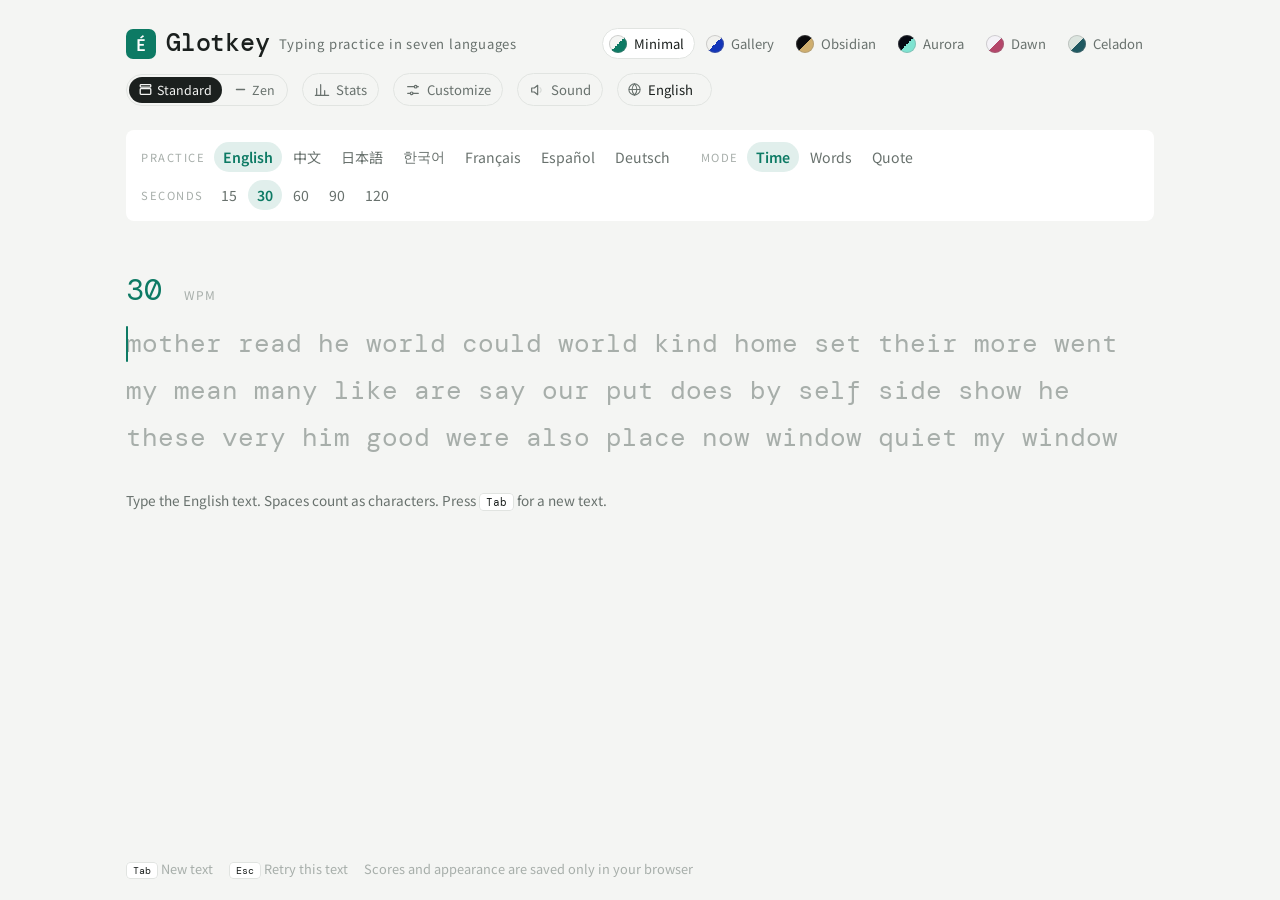
<file: site/index.html>
<!doctype html>
<html lang="en">
<head>
<meta charset="utf-8">
<meta name="viewport" content="width=device-width, initial-scale=1, viewport-fit=cover">
<meta name="description" content="Glotkey: typing practice in English, Chinese (pinyin), Japanese (romaji), Korean (romanization), French, Spanish and German.">
<link rel="icon" href="data:image/svg+xml,%3Csvg xmlns=%27http://www.w3.org/2000/svg%27 viewBox=%270 0 32 32%27%3E%3Crect width=%2732%27 height=%2732%27 rx=%277%27 fill=%27%230d7a64%27/%3E%3Ctext x=%2716%27 y=%2722%27 font-size=%2718%27 text-anchor=%27middle%27 fill=%27white%27 font-family=%27sans-serif%27%3EG%3C/text%3E%3C/svg%3E">
<title>Glotkey</title>
<link rel="preconnect" href="https://fonts.googleapis.com">
<link rel="preconnect" href="https://fonts.gstatic.com" crossorigin>
<link rel="stylesheet" href="https://fonts.googleapis.com/css2?family=DM+Mono:wght@400;500&family=JetBrains+Mono:wght@400;500&family=IBM+Plex+Mono:wght@400;500&family=Fraunces:ital,opsz,wght@0,9..144,300..600;1,9..144,300..600&family=Instrument+Serif:ital@0;1&family=Cormorant+Garamond:ital,wght@0,400;0,500;0,600;1,400;1,500&family=Manrope:wght@400;500;600;700&family=Noto+Sans+SC:wght@400;500;700&family=Noto+Sans+JP:wght@400;500&family=Noto+Sans+KR:wght@400;500&family=Noto+Serif+SC:wght@400;600&family=Noto+Serif+JP:wght@400&family=Noto+Serif+KR:wght@400&display=swap">
<style>
/* Layout: one centered column — header, config strip, a typing stage of N lines, results replace the stage.
   Six presets (data-style) + a custom layer written as inline tokens on :root. */
:root {
  --bg:#f4f5f3; --surface:#ffffff; --fg:#1b201e; --dim:#a7aeaa; --muted:#68716d;
  --accent:#0d7a64; --accent-ink:#ffffff; --error:#d63b3b; --error-bg:rgba(214,59,59,.13); --line:#e1e4e1;
  --panel:var(--surface); --panel-border:transparent; --panel-blur:0px; --panel-radius:8px;
  --b1:#0d7a64; --b2:#7aa9ff; --b3:#ffb59a;
  --ui-cjk:"Noto Sans SC"; --ui-cjk-serif:"Noto Serif SC";
  --font-ui:var(--ui-cjk), system-ui, -apple-system, "Segoe UI", sans-serif;
  --font-display:"DM Mono", var(--ui-cjk), ui-monospace, monospace;
  --latin:"DM Mono"; --cjk-sc:"Noto Sans SC"; --cjk-jp:"Noto Sans JP"; --cjk-kr:"Noto Sans KR";
  --text-size:1.65rem; --radius:8px; --mark-radius:7px;
}
@media (prefers-color-scheme: dark) {
  :root:not([data-theme="light"]) {
    --bg:#141716; --surface:#1c201f; --fg:#e7ebe9; --dim:#4f5754; --muted:#8d9692;
    --accent:#4ed6b4; --accent-ink:#0f1513; --error:#ff6b6b; --error-bg:rgba(255,107,107,.16); --line:#2a302e;
    --b1:#4ed6b4; color-scheme: dark;
  }
}
:root[data-theme="dark"] {
  --bg:#141716; --surface:#1c201f; --fg:#e7ebe9; --dim:#4f5754; --muted:#8d9692;
  --accent:#4ed6b4; --accent-ink:#0f1513; --error:#ff6b6b; --error-bg:rgba(255,107,107,.16); --line:#2a302e;
  --b1:#4ed6b4; color-scheme: dark;
}

/* 画廊 Gallery — museum wall, editorial serif, Klein blue */
:root[data-style="gallery"] {
  --bg:#f1f1ee; --surface:#ffffff; --fg:#0f0f10; --dim:#bdbdb7; --muted:#6b6b67;
  --accent:#1335b8; --accent-ink:#ffffff; --error:#d23c2c; --error-bg:rgba(210,60,44,.1); --line:#d6d6d0;
  --panel:transparent; --panel-border:transparent; --panel-radius:0;
  --font-ui:"Manrope", var(--ui-cjk), sans-serif;
  --font-display:"Instrument Serif", "Noto Serif SC", serif;
  --latin:"Fraunces"; --cjk-sc:"Noto Serif SC"; --cjk-jp:"Noto Serif JP"; --cjk-kr:"Noto Serif KR";
  --text-size:2rem; --radius:0; --mark-radius:50%; color-scheme:light;
}
/* 曜石 Obsidian — black stone, ivory serif, champagne gold */
:root[data-style="obsidian"] {
  --bg:#0b0b0d; --surface:#141416; --fg:#efe8da; --dim:#4c4840; --muted:#9a9284;
  --accent:#cfae6e; --accent-ink:#0b0b0d; --error:#e2735e; --error-bg:rgba(226,115,94,.15); --line:#26241f;
  --panel:transparent; --panel-border:#26241f; --panel-radius:0;
  --b1:#cfae6e; --b2:#5c4a2a; --b3:#2a2620;
  --font-ui:"Manrope", var(--ui-cjk), sans-serif;
  --font-display:"Cormorant Garamond", "Noto Serif SC", serif;
  --latin:"Cormorant Garamond"; --cjk-sc:"Noto Serif SC"; --cjk-jp:"Noto Serif JP"; --cjk-kr:"Noto Serif KR";
  --text-size:2.25rem; --radius:0; --mark-radius:0; color-scheme:dark;
}
/* 极光 Aurora — night sky, drifting light, frosted glass */
:root[data-style="aurora"] {
  --bg:#060912; --surface:rgba(255,255,255,.05); --fg:#eef1fa; --dim:#3f4862; --muted:#8e98b4;
  --accent:#7fe3d1; --accent-ink:#06121a; --error:#ff7a8a; --error-bg:rgba(255,122,138,.16); --line:rgba(255,255,255,.1);
  --panel:rgba(255,255,255,.045); --panel-border:rgba(255,255,255,.09); --panel-blur:18px; --panel-radius:16px;
  --b1:#1fb5a3; --b2:#5b4fe0; --b3:#b0408a;
  --font-ui:"Manrope", var(--ui-cjk), sans-serif;
  --font-display:"Manrope", "Noto Sans SC", sans-serif;
  --latin:"JetBrains Mono";
  --radius:10px; --mark-radius:10px; color-scheme:dark;
}
/* 晨雾 Dawn — pale morning haze, soft glass, italic serif */
:root[data-style="dawn"] {
  --bg:#f4f2f7; --surface:rgba(255,255,255,.62); --fg:#26212f; --dim:#bdb5c9; --muted:#766e85;
  --accent:#b4466a; --accent-ink:#ffffff; --error:#d1432f; --error-bg:rgba(209,67,47,.12); --line:rgba(38,33,47,.1);
  --panel:rgba(255,255,255,.55); --panel-border:rgba(255,255,255,.8); --panel-blur:20px; --panel-radius:18px;
  --b1:#ffd0bd; --b2:#d9caff; --b3:#c4e4ff;
  --font-ui:"Manrope", var(--ui-cjk), sans-serif;
  --font-display:"Fraunces", "Noto Serif SC", serif;
  --latin:"DM Mono";
  --radius:12px; --mark-radius:50%; color-scheme:light;
}
/* 青瓷 Celadon — glaze green-grey, ink teal, wide-tracked serif */
:root[data-style="celadon"] {
  --bg:#dce5df; --surface:#e7eee9; --fg:#1b2a29; --dim:#98aea6; --muted:#53706a;
  --accent:#1f5961; --accent-ink:#ffffff; --error:#a8432f; --error-bg:rgba(168,67,47,.12); --line:#bdccc4;
  --panel:transparent; --panel-border:#bdccc4; --panel-radius:2px;
  --font-ui:var(--ui-cjk-serif), serif;
  --font-display:var(--ui-cjk-serif), "Noto Serif SC", serif;
  --latin:"IBM Plex Mono"; --cjk-sc:"Noto Serif SC"; --cjk-jp:"Noto Serif JP"; --cjk-kr:"Noto Serif KR";
  --radius:2px; --mark-radius:2px; color-scheme:light;
}

:root[data-ui="ja"] { --ui-cjk:"Noto Sans JP"; --ui-cjk-serif:"Noto Serif JP"; }
:root[data-ui="ko"] { --ui-cjk:"Noto Sans KR"; --ui-cjk-serif:"Noto Serif KR"; }
[hidden] { display:none !important; }
html, body { height:100%; }
body {
  margin:0; background:var(--bg); color:var(--fg); font-family:var(--font-ui); font-size:15px;
  transition:background-color .35s, color .35s;
}
:root[data-style="obsidian"] body { background:radial-gradient(ellipse 80% 50% at 50% -10%, rgba(207,174,110,.13), transparent 70%) var(--bg); }
:root[data-style="celadon"] body { background:radial-gradient(circle at 15% 0%, rgba(255,255,255,.6), transparent 45%) var(--bg); }
button, input, select, textarea { font:inherit; color:inherit; }
:focus-visible { outline:2px solid var(--accent); outline-offset:2px; }

/* ambient layer */
.fx { position:fixed; inset:0; z-index:-1; pointer-events:none; overflow:hidden; }
.fx i { position:absolute; border-radius:50%; filter:blur(90px); opacity:0; transition:opacity .6s; }
.fx .b1 { width:52vmax; height:52vmax; left:-14vmax; top:-22vmax; background:var(--b1); }
.fx .b2 { width:46vmax; height:46vmax; right:-16vmax; top:8vmax; background:var(--b2); }
.fx .b3 { width:40vmax; height:40vmax; left:22vmax; bottom:-26vmax; background:var(--b3); }
:root[data-fx~="blobs"] .fx i { opacity:.42; animation:drift 26s ease-in-out infinite alternate; }
:root[data-fx~="blobs"] .fx .b2 { animation-duration:32s; animation-direction:alternate-reverse; }
:root[data-fx~="blobs"] .fx .b3 { animation-duration:38s; }
:root[data-style="dawn"][data-fx~="blobs"] .fx i { opacity:.75; }
.fx .grain {
  position:absolute; inset:-50%; opacity:0;
  background-image:url("data:image/svg+xml;utf8,<svg xmlns='http://www.w3.org/2000/svg' width='160' height='160'><filter id='n'><feTurbulence type='fractalNoise' baseFrequency='.85' numOctaves='3' stitchTiles='stitch'/><feColorMatrix values='0 0 0 0 .5  0 0 0 0 .5  0 0 0 0 .5  0 0 0 .55 0'/></filter><rect width='100%' height='100%' filter='url(%23n)'/></svg>");
}
:root[data-fx~="grain"] .fx .grain { opacity:.14; }
@keyframes drift { to { transform:translate(8vmax, 6vmax) scale(1.12); } }

.app {
  max-width:1060px; margin:0 auto; min-height:100%;
  display:flex; flex-direction:column; gap:24px;
  padding-block:28px 22px;
  padding-left:max(16px, env(safe-area-inset-left, 0px));
  padding-right:max(16px, env(safe-area-inset-right, 0px));
  box-sizing:border-box;
}

/* header */
.top { display:flex; align-items:center; gap:14px; flex-wrap:wrap; transition:opacity .3s; }
:root[data-style="gallery"] .top { padding-bottom:18px; border-bottom:1px solid var(--fg); }
.brand { display:flex; align-items:center; gap:10px; margin-right:auto; }
.mark {
  display:inline-grid; place-items:center; width:30px; height:30px; font-size:1rem; flex:none;
  background:var(--accent); color:var(--accent-ink); border-radius:var(--mark-radius); font-family:var(--font-ui); font-weight:600;
}
:root[data-style="obsidian"] .mark, :root[data-style="celadon"] .mark { background:transparent; color:var(--accent); border:1px solid var(--accent); }
:root[data-style="aurora"] .mark { background:linear-gradient(135deg, var(--b1), var(--b2)); color:#fff; }
:root[data-style="dawn"] .mark { background:linear-gradient(135deg, #f3a58a, var(--accent)); }
.logo { font-family:var(--font-display); font-size:1.55rem; font-weight:500; letter-spacing:-.01em; line-height:1; }
:root[data-style="gallery"] .logo { font-size:2.2rem; font-style:italic; font-weight:400; letter-spacing:-.02em; }
:root[data-style="obsidian"] .logo { font-size:1.9rem; letter-spacing:.14em; text-transform:uppercase; font-weight:500; }
:root[data-style="aurora"] .logo { font-weight:700; letter-spacing:-.03em; }
:root[data-style="dawn"] .logo { font-size:1.9rem; font-style:italic; font-weight:400; }
:root[data-style="celadon"] .logo { letter-spacing:.22em; font-weight:600; font-size:1.3rem; }
.brand-sub { color:var(--muted); font-size:.82rem; letter-spacing:.06em; }

.styles { display:flex; gap:4px; flex-wrap:wrap; }
.sty {
  display:flex; align-items:center; gap:7px; padding:5px 10px 5px 6px; cursor:pointer;
  background:transparent; border:1px solid transparent; border-radius:999px; color:var(--muted); font-size:.82rem;
}
.sty:hover { color:var(--fg); }
.sty[aria-pressed="true"] { border-color:var(--line); color:var(--fg); background:var(--panel); }
.sw { width:18px; height:18px; border-radius:50%; flex:none; box-shadow:inset 0 0 0 1px rgba(128,128,128,.35); }
.icon-btn {
  display:flex; align-items:center; gap:6px; padding:6px 11px; border:1px solid var(--line);
  background:transparent; border-radius:999px; cursor:pointer; color:var(--muted); font-size:.82rem;
}
.icon-btn:hover { color:var(--fg); }
.icon-btn[aria-pressed="true"] { color:var(--accent); border-color:var(--accent); }
.ui-lang { position:relative; display:flex; align-items:center; }
.ui-lang svg { position:absolute; left:10px; width:15px; height:15px; pointer-events:none; color:var(--muted); fill:none; stroke:currentColor; stroke-width:1.7; }
.ui-lang select {
  appearance:none; -webkit-appearance:none; cursor:pointer; font-size:.82rem; color:var(--fg);
  background:transparent; border:1px solid var(--line); border-radius:999px; padding:6px 12px 6px 30px;
}
.ui-lang select:hover { border-color:var(--accent); }
.ui-lang option { background:var(--bg); color:var(--fg); }
.icon-btn svg { width:16px; height:16px; fill:none; stroke:currentColor; stroke-width:1.8; stroke-linecap:round; stroke-linejoin:round; }

/* config strip */
.config {
  display:flex; flex-wrap:wrap; gap:8px 22px; align-items:center; padding:10px 14px;
  background:var(--panel); border:1px solid var(--panel-border); border-radius:var(--panel-radius);
  -webkit-backdrop-filter:blur(var(--panel-blur)); backdrop-filter:blur(var(--panel-blur));
  transition:opacity .3s;
}
:root[data-style="gallery"] .config { padding:4px 0; }
.grp { display:flex; align-items:center; gap:2px; flex-wrap:wrap; }
.grp-l { color:var(--dim); font-size:.7rem; letter-spacing:.14em; margin-right:6px; text-transform:uppercase; }
.opt {
  background:transparent; border:0; padding:5px 9px; border-radius:999px; cursor:pointer;
  color:var(--muted); font-size:.88rem; transition:color .15s, background-color .15s;
}
.opt:hover { color:var(--fg); }
.opt[aria-pressed="true"] { color:var(--accent); font-weight:600; background:color-mix(in srgb, var(--accent) 12%, transparent); }
:root[data-style="gallery"] .opt[aria-pressed="true"], :root[data-style="obsidian"] .opt[aria-pressed="true"], :root[data-style="celadon"] .opt[aria-pressed="true"] {
  background:transparent; text-decoration:underline; text-decoration-thickness:1.5px; text-underline-offset:6px;
}
.opt.tog::before { content:"○ "; }
.opt.tog[aria-pressed="true"]::before { content:"● "; }

/* stage */
.stage { position:relative; padding-block:30px 8px; cursor:text; }
.live {
  display:flex; align-items:baseline; gap:18px; min-height:2.2rem; margin-bottom:16px;
  font-family:var(--font-display); font-variant-numeric:tabular-nums;
}
.live-main { font-size:1.9rem; color:var(--accent); line-height:1; }
:root[data-style="gallery"] .live-main, :root[data-style="dawn"] .live-main { font-size:2.6rem; font-style:italic; }
:root[data-style="obsidian"] .live-main { font-size:2.6rem; }
.live-speed { color:var(--muted); font-size:1rem; font-family:var(--font-ui); }
.live-unit { color:var(--dim); font-size:.75rem; margin-left:4px; letter-spacing:.08em; }
.words {
  position:relative; overflow:hidden; font-size:var(--text-size); line-height:1.35;
  font-family:var(--latin), var(--cjk-sc), ui-monospace, monospace;
  transition:filter .25s, opacity .25s;
}
.inner {
  position:relative; display:flex; flex-wrap:wrap; align-items:flex-end; row-gap:.42em;
  transition:transform .22s ease;
}
:root[data-align="center"] .inner { justify-content:center; }
.w { display:inline-flex; flex-direction:column; align-items:flex-start; }
.hint {
  font-size:.56em; line-height:1.35; color:var(--muted); font-family:var(--cjk-sc), sans-serif;
  white-space:nowrap; padding-left:.08em; padding-right:.4em; letter-spacing:.02em;
}
.words[data-lang="ja"] .hint { font-family:var(--cjk-jp), sans-serif; }
.words[data-lang="ko"] .hint { font-family:var(--cjk-kr), sans-serif; }
:root[data-style="obsidian"] .hint { font-size:.46em; }
.cs { display:flex; }
.c { white-space:pre; color:var(--dim); transition:color .07s; }
.c.ok { color:var(--fg); }
.c.bad { color:var(--error); text-decoration:underline; text-decoration-thickness:2px; text-underline-offset:.18em; }
.c.sp.bad { background:var(--error-bg); }
:root[data-style="aurora"] .c.ok { text-shadow:0 0 14px rgba(127,227,209,.25); }

.caret {
  position:absolute; left:0; top:0; width:2px; height:var(--ch, 1.3em); background:var(--accent);
  border-radius:1px; pointer-events:none; z-index:2;
  transition:left .09s cubic-bezier(.3,.7,.4,1), top .09s cubic-bezier(.3,.7,.4,1);
}
:root[data-smooth="off"] .caret { transition:none; }
:root[data-caret="block"] .caret { width:var(--cw, .6em); opacity:.3; border-radius:3px; }
:root[data-caret="underline"] .caret { width:var(--cw, .6em); height:2px; margin-top:calc(var(--ch, 1.3em) - 1px); }
:root[data-caret="none"] .caret { visibility:hidden; }
:root[data-style="aurora"] .caret { box-shadow:0 0 12px var(--accent); }
.caret.idle { animation:blink 1.05s step-end infinite; }
@keyframes blink { 50% { opacity:0; } }

.comp {
  position:absolute; z-index:5; padding:3px 9px; font-size:1rem; white-space:nowrap;
  background:var(--fg); color:var(--bg); border-radius:6px; pointer-events:none; transform:translateY(-100%);
}
#ta {
  position:absolute; left:0; top:0; width:3em; height:1.6em; opacity:0; padding:0; border:0;
  resize:none; overflow:hidden; color:transparent; background:transparent; caret-color:transparent;
  font-size:16px; z-index:-1;
}
.focus-hint {
  position:absolute; inset:0; display:grid; place-items:center; pointer-events:none;
  color:var(--fg); font-size:1rem; letter-spacing:.06em; opacity:0; transition:opacity .2s;
}
.stage:not(.focused) .focus-hint { opacity:1; }
.stage:not(.focused) .words { filter:blur(5px); opacity:.5; }
.stage:not(.focused) .caret { opacity:0; }

.tip { color:var(--muted); font-size:.85rem; margin:0; line-height:1.6; max-width:65ch; }
.tip.warn { color:var(--error); }
kbd {
  font-family:"DM Mono", ui-monospace, monospace; font-size:.78em; padding:1px 6px; border-radius:4px;
  background:var(--surface); border:1px solid var(--line); color:var(--fg);
}

/* results */
.results { display:flex; flex-direction:column; gap:24px; padding-block:6px; }
.res-head { display:flex; flex-wrap:wrap; gap:14px 48px; align-items:flex-end; }
.big { display:flex; flex-direction:column; gap:4px; }
.big .lbl { color:var(--muted); font-size:.74rem; letter-spacing:.14em; text-transform:uppercase; }
.big .num { font-family:var(--font-display); font-size:3.8rem; line-height:1; color:var(--accent); font-variant-numeric:tabular-nums; }
:root[data-style="gallery"] .big .num, :root[data-style="dawn"] .big .num { font-size:5rem; font-style:italic; font-weight:400; }
:root[data-style="obsidian"] .big .num { font-size:5rem; font-weight:500; }
:root[data-style="aurora"] .big .num { font-weight:700; letter-spacing:-.04em; background:linear-gradient(120deg, var(--accent), #a9a2ff); -webkit-background-clip:text; background-clip:text; color:transparent; }
.big .num.sec { color:var(--fg); background:none; }
.badge { align-self:center; padding:4px 12px; border-radius:999px; font-size:.8rem; background:var(--accent); color:var(--accent-ink); }
.chart { width:100%; overflow-x:auto; }
.chart svg { display:block; width:100%; min-width:420px; height:auto; }
.chart .gl { stroke:var(--line); stroke-width:1; }
.chart .ax { fill:var(--muted); font-size:11px; font-family:"DM Mono", ui-monospace, monospace; }
.chart .l-sp { fill:none; stroke:var(--accent); stroke-width:2.5; stroke-linejoin:round; stroke-linecap:round; }
.chart .a-sp { fill:var(--accent); opacity:.1; stroke:none; }
.chart .l-raw { fill:none; stroke:var(--muted); stroke-width:1.5; stroke-dasharray:4 4; opacity:.7; }
.chart .er { fill:var(--error); stroke:var(--bg); stroke-width:1.5; }
.chart .end { fill:var(--accent); stroke:var(--bg); stroke-width:2; }
.legend { display:flex; gap:18px; color:var(--muted); font-size:.78rem; flex-wrap:wrap; margin-top:6px; }
.legend i { display:inline-block; width:14px; height:3px; vertical-align:middle; margin-right:6px; background:var(--accent); }
.legend i.raw { background:repeating-linear-gradient(90deg, var(--muted) 0 4px, transparent 4px 7px); }
.legend i.er { width:8px; height:8px; border-radius:50%; background:var(--error); }
.res-grid { display:grid; grid-template-columns:repeat(auto-fit, minmax(130px, 1fr)); gap:16px; margin:0; }
.res-grid div { display:flex; flex-direction:column; gap:3px; }
.res-grid dt { color:var(--muted); font-size:.74rem; letter-spacing:.08em; }
.res-grid dd { margin:0; font-family:var(--font-display); font-size:1.45rem; font-variant-numeric:tabular-nums; }
.res-actions { display:flex; gap:10px; flex-wrap:wrap; }
.btn {
  padding:9px 18px; border-radius:999px; border:1px solid var(--accent); cursor:pointer;
  background:var(--accent); color:var(--accent-ink); font-size:.9rem;
}
:root[data-style="gallery"] .btn, :root[data-style="obsidian"] .btn, :root[data-style="celadon"] .btn { border-radius:0; }
.btn.ghost { background:transparent; color:var(--accent); }

.keys { margin-top:auto; color:var(--dim); font-size:.8rem; display:flex; gap:16px; flex-wrap:wrap; }
body.typing .top, body.typing .config, body.typing .tip:not(.warn), body.typing .keys { opacity:.1; }

/* customizer drawer */
.drawer {
  position:fixed; top:0; right:0; bottom:0; z-index:40; width:min(380px, 100%); box-sizing:border-box;
  background:var(--bg); border-left:1px solid var(--line); box-shadow:-24px 0 60px rgba(0,0,0,.12);
  overflow-y:auto; display:flex; flex-direction:column; gap:22px;
  padding:calc(20px + env(safe-area-inset-top, 0px)) max(20px, env(safe-area-inset-right, 0px)) calc(24px + env(safe-area-inset-bottom, 0px)) 22px;
}
.dr-head { display:flex; align-items:center; justify-content:space-between; gap:12px; }
.dr-head h2 { margin:0; font-family:var(--font-display); font-size:1.35rem; font-weight:500; }
.dr-sec { display:flex; flex-direction:column; gap:10px; }
.dr-sec > h3 { margin:0; font-size:.7rem; letter-spacing:.16em; color:var(--muted); font-weight:600; text-transform:uppercase; }
.row { display:flex; align-items:center; justify-content:space-between; gap:12px; font-size:.88rem; }
.row label, .row > span { color:var(--fg); }
.colors { display:grid; grid-template-columns:repeat(5, 1fr); gap:8px; }
.colors label { display:flex; flex-direction:column; align-items:center; gap:5px; font-size:.72rem; color:var(--muted); cursor:pointer; }
.colors input[type="color"] {
  width:44px; height:44px; padding:0; border:1px solid var(--line); border-radius:50%; background:none; cursor:pointer; overflow:hidden;
}
.colors input[type="color"]::-webkit-color-swatch-wrapper { padding:0; }
.colors input[type="color"]::-webkit-color-swatch { border:0; border-radius:50%; }
.colors input[type="color"]::-moz-color-swatch { border:0; border-radius:50%; }
.seg { display:flex; border:1px solid var(--line); border-radius:999px; padding:2px; gap:2px; flex-wrap:wrap; }
.seg button { border:0; background:transparent; padding:5px 11px; border-radius:999px; cursor:pointer; color:var(--muted); font-size:.8rem; }
.seg button[aria-pressed="true"] { background:var(--accent); color:var(--accent-ink); }
.drawer select, .drawer input[type="text"] {
  background:var(--surface); border:1px solid var(--line); border-radius:8px; padding:7px 10px; font-size:.86rem; min-width:0;
}
.drawer select { max-width:200px; }
.drawer input[type="range"] { accent-color:var(--accent); width:160px; }
.code-row { display:flex; gap:8px; }
.code-row input { flex:1; }
.mini { border:1px solid var(--line); background:transparent; border-radius:8px; padding:7px 12px; cursor:pointer; font-size:.82rem; white-space:nowrap; }
.mini:hover { border-color:var(--accent); color:var(--accent); }
.note { color:var(--muted); font-size:.78rem; line-height:1.55; margin:0; }
.note.ok { color:var(--accent); }
.note.err { color:var(--error); }

/* layout switch */
.layout-sw { display:flex; border:1px solid var(--line); border-radius:999px; padding:2px; gap:2px; }
.layout-sw button {
  display:flex; align-items:center; gap:5px; border:0; background:transparent; cursor:pointer;
  padding:4px 10px; border-radius:999px; font-size:.78rem; color:var(--muted);
}
.layout-sw button:hover { color:var(--fg); }
.layout-sw button[aria-pressed="true"] { background:var(--fg); color:var(--bg); }
.layout-sw svg { width:13px; height:13px; fill:none; stroke:currentColor; stroke-width:1.6; stroke-linecap:round; }

/* zen layout: only the text, the counter and the switch */
:root[data-layout="zen"] .brand-sub, :root[data-layout="zen"] .styles, :root[data-layout="zen"] #customBtn,
:root[data-layout="zen"] #soundBtn, :root[data-layout="zen"] .ui-lang, :root[data-layout="zen"] .tip,
:root[data-layout="zen"] .keys { display:none; }
:root[data-layout="zen"] #statsBtn span { display:none; }
:root[data-layout="zen"] .app { max-width:920px; }
:root[data-layout="zen"] .top { border-bottom:0; padding-bottom:0; }
:root[data-layout="zen"] .config {
  background:transparent; border-color:transparent; -webkit-backdrop-filter:none; backdrop-filter:none;
  justify-content:center; opacity:.4; transition:opacity .25s;
}
:root[data-layout="zen"] .config:hover, :root[data-layout="zen"] .config:focus-within { opacity:1; }
:root[data-layout="zen"] .stage { padding-block:9vh 8px; }
:root[data-layout="zen"] .live { justify-content:center; }
:root[data-layout="zen"] .grp-l { display:none; }

/* stats dashboard */
.statsv { display:flex; flex-direction:column; gap:22px; }
.sv-head { display:flex; justify-content:space-between; align-items:flex-start; gap:14px; flex-wrap:wrap; }
.sv-head h2 { margin:0 0 4px; font-family:var(--font-display); font-size:1.9rem; font-weight:500; line-height:1.15; text-wrap:balance; }
:root[data-style="gallery"] .sv-head h2, :root[data-style="dawn"] .sv-head h2 { font-style:italic; font-weight:400; font-size:2.3rem; }
.sv-tabs { display:flex; gap:4px; flex-wrap:wrap; padding-bottom:10px; border-bottom:1px solid var(--line); }
.sv-tabs button {
  border:0; background:transparent; padding:6px 11px; border-radius:999px; cursor:pointer; color:var(--muted); font-size:.86rem;
}
.sv-tabs button:hover { color:var(--fg); }
.sv-tabs button[aria-selected="true"] { color:var(--accent); font-weight:600; background:color-mix(in srgb, var(--accent) 12%, transparent); }
.sv-tabs small { color:var(--dim); font-weight:400; margin-left:4px; font-variant-numeric:tabular-nums; }
.sv-body { display:flex; flex-direction:column; gap:26px; }
.tiles { display:grid; grid-template-columns:repeat(auto-fit, minmax(150px, 1fr)); gap:12px; }
.tile {
  display:flex; flex-direction:column; gap:6px; padding:14px 16px;
  background:var(--panel); border:1px solid var(--line); border-radius:var(--panel-radius);
  -webkit-backdrop-filter:blur(var(--panel-blur)); backdrop-filter:blur(var(--panel-blur));
}
.tile .k { color:var(--muted); font-size:.74rem; letter-spacing:.06em; }
.tile .v { font-family:var(--font-display); font-size:1.9rem; line-height:1.1; font-variant-numeric:tabular-nums; }
.tile .v small { font-size:.8rem; color:var(--muted); margin-left:4px; font-family:var(--font-ui); }
.tile.hi .v { color:var(--accent); }
.sv-grid { display:grid; grid-template-columns:minmax(0, 1.55fr) minmax(0, 1fr); gap:28px; }
.card { display:flex; flex-direction:column; gap:10px; min-width:0; }
.card > h3 { margin:0; font-size:.72rem; letter-spacing:.14em; color:var(--muted); font-weight:600; text-transform:uppercase; }
.svchart svg { display:block; width:100%; height:auto; }
.svchart .gl { stroke:var(--line); stroke-width:1; }
.svchart .ax { fill:var(--muted); font-size:11px; font-family:"DM Mono", ui-monospace, monospace; }
.svchart .pt { fill:var(--accent); opacity:.45; }
.svchart .ma { fill:none; stroke:var(--accent); stroke-width:2.5; stroke-linejoin:round; stroke-linecap:round; }
.svchart .bar { fill:var(--accent); opacity:.75; }
.svchart .bar.zero { opacity:.15; }
.tbl-wrap { overflow-x:auto; }
.sv-table { width:100%; border-collapse:collapse; font-size:.86rem; font-variant-numeric:tabular-nums; }
.sv-table th { text-align:left; color:var(--muted); font-weight:500; font-size:.74rem; padding:6px 8px; border-bottom:1px solid var(--line); white-space:nowrap; }
.sv-table td { padding:8px; border-bottom:1px solid var(--line); white-space:nowrap; }
.sv-table td.num, .sv-table th.num { text-align:right; }
.meter { position:relative; display:inline-block; width:70px; height:6px; border-radius:3px; background:var(--line); vertical-align:middle; margin-left:8px; overflow:hidden; }
.meter i { position:absolute; inset:0 auto 0 0; background:var(--accent); border-radius:3px; }
.miss-list { display:flex; flex-wrap:wrap; gap:8px; }
.miss { display:flex; align-items:baseline; gap:8px; padding:6px 11px; border:1px solid var(--line); border-radius:8px; }
.miss b { font-family:var(--latin), var(--cjk-sc), monospace; font-size:1.25rem; font-weight:500; color:var(--error); }
.miss span { color:var(--muted); font-size:.8rem; font-variant-numeric:tabular-nums; }
.sv-empty { padding:36px 0; color:var(--muted); font-size:.95rem; }
.sv-actions { display:flex; gap:10px; flex-wrap:wrap; align-items:center; padding-top:4px; border-top:1px solid var(--line); padding-top:16px; }
.confirm { display:flex; gap:8px; align-items:center; flex-wrap:wrap; color:var(--error); font-size:.85rem; }
.mini.danger { border-color:var(--error); color:var(--error); }
#svDump { width:100%; min-height:70px; font-family:"DM Mono", monospace; font-size:.75rem; background:var(--surface); border:1px solid var(--line); border-radius:8px; }
@media (max-width:760px) { .sv-grid { grid-template-columns:minmax(0, 1fr); } }

@media (max-width:1020px) {
  .brand-sub { display:none; }
  .layout-sw span { display:none; }
}
@media (max-width:640px) {
  :root { --text-size:1.3rem; }
  .icon-btn span { display:none; }
  .app { gap:16px; padding-block:18px; }
  .config { gap:6px 12px; padding:8px 10px; }
  .big .num { font-size:2.8rem !important; }
  .brand-sub { display:none; }
  .sty span.nm { display:none; }
  .drawer { width:100%; border-left:0; }
}
@media (prefers-reduced-motion: reduce) {
  *, *::before, *::after { transition:none !important; animation:none !important; }
}
</style>
</head>
<body>

<div class="fx" aria-hidden="true"><i class="b1"></i><i class="b2"></i><i class="b3"></i><div class="grain"></div></div>
<div class="app">
  <header class="top">
    <div class="brand">
      <span class="mark" id="mark" aria-hidden="true">字</span>
      <span class="logo">Glotkey</span>
      <span class="brand-sub" data-i18n="brandSub"></span>
    </div>
    <div class="styles" id="styles" role="group" data-i18n-aria="stylesLabel"></div>
    <div class="layout-sw" id="layoutSw" role="group" data-i18n-aria="layout">
      <button type="button" id="layout-std" aria-pressed="true"><svg viewBox="0 0 16 16" aria-hidden="true"><rect x="1.5" y="2" width="13" height="3" rx="1"/><rect x="1.5" y="7" width="13" height="7" rx="1"/></svg><span data-i18n="layoutStd"></span></button>
      <button type="button" id="layout-zen" aria-pressed="false"><svg viewBox="0 0 16 16" aria-hidden="true"><path d="M3 8h10"/></svg><span data-i18n="layoutZen"></span></button>
    </div>
    <button class="icon-btn" id="statsBtn" type="button" aria-pressed="false" data-i18n-title="statsTitle">
      <svg viewBox="0 0 24 24"><path d="M4 20V10M10 20V4M16 20v-7M22 20H2"/></svg>
      <span data-i18n="stats"></span>
    </button>
    <button class="icon-btn" id="customBtn" type="button" aria-expanded="false" data-i18n-title="drTitle">
      <svg viewBox="0 0 24 24"><path d="M4 7h10M18 7h2M4 17h4M12 17h8"/><circle cx="16" cy="7" r="2"/><circle cx="10" cy="17" r="2"/></svg>
      <span data-i18n="custom"></span>
    </button>
    <button class="icon-btn" id="soundBtn" type="button" aria-pressed="false" data-i18n-title="soundTitle">
      <svg viewBox="0 0 24 24"><path d="M4 9v6h4l5 4V5L8 9H4z"/><path id="soundWave" d="M16.5 8.5a5 5 0 0 1 0 7"/></svg>
      <span data-i18n="sound"></span>
    </button>
    <label class="ui-lang" data-i18n-title="uiLang">
      <svg viewBox="0 0 24 24"><circle cx="12" cy="12" r="9"/><path d="M3 12h18M12 3c2.5 2.6 3.8 5.6 3.8 9s-1.3 6.4-3.8 9c-2.5-2.6-3.8-5.6-3.8-9S9.5 5.6 12 3z"/></svg>
      <select id="uiLang" data-i18n-aria="uiLang"></select>
    </label>
  </header>

  <nav class="config" id="config" data-i18n-aria="setupAria"></nav>

  <main class="stage" id="stage">
    <div class="live" aria-live="off">
      <span class="live-main" id="liveMain">30</span>
      <span class="live-speed" id="liveSpeed"></span>
    </div>
    <div class="words" id="words">
      <div class="inner" id="inner"></div>
    </div>
    <div class="comp" id="comp" hidden></div>
    <textarea id="ta" data-i18n-aria="typeHere" autocomplete="off" autocapitalize="off" autocorrect="off" spellcheck="false"></textarea>
    <div class="focus-hint" id="focusHint" data-i18n="focusHint"></div>
  </main>

  <p class="tip" id="tip"></p>

  <section class="results" id="results" hidden data-i18n-aria="resultsAria">
    <div class="res-head">
      <div class="big"><span class="lbl" id="rUnit">WPM</span><span class="num" id="rSpeed">0</span></div>
      <div class="big"><span class="lbl" data-i18n="accuracy"></span><span class="num sec" id="rAcc">0%</span></div>
      <span class="badge" id="rBadge" hidden data-i18n="newRecord"></span>
    </div>
    <div>
      <div class="chart" id="chart"></div>
      <div class="legend"><span><i></i><span data-i18n="lgSpeed"></span></span><span><i class="raw"></i><span data-i18n="lgRaw"></span></span><span><i class="er"></i><span data-i18n="lgErr"></span></span></div>
    </div>
    <dl class="res-grid">
      <div><dt data-i18n="raw"></dt><dd id="rRaw">0</dd></div>
      <div id="rScriptWrap" hidden><dt data-i18n="script"></dt><dd id="rScript">0</dd></div>
      <div><dt data-i18n="chars"></dt><dd id="rChars">0 / 0</dd></div>
      <div><dt data-i18n="cons"></dt><dd id="rCons">0%</dd></div>
      <div><dt data-i18n="timeUsed"></dt><dd id="rTime">0s</dd></div>
      <div><dt data-i18n="best"></dt><dd id="rBest">—</dd></div>
      <div><dt data-i18n="setup"></dt><dd id="rCfg" style="font-size:1rem">—</dd></div>
    </dl>
    <div class="res-actions">
      <button class="btn" id="nextBtn" type="button" data-i18n="next"></button>
      <button class="btn ghost" id="againBtn" type="button" data-i18n="again"></button>
    </div>
  </section>

  <section class="statsv" id="statsView" hidden data-i18n-aria="statsTitle">
    <div class="sv-head">
      <div>
        <h2 data-i18n="statsTitle"></h2>
        <p class="note" data-i18n="statsNote"></p>
      </div>
      <button class="btn ghost" id="statsBack" type="button" data-i18n="back"></button>
    </div>
    <div class="sv-tabs" id="svTabs" role="tablist"></div>
    <div class="sv-body" id="svBody"></div>
    <div class="sv-actions">
      <button class="mini" id="svCopy" type="button" data-i18n="copyData"></button>
      <button class="mini" id="svClear" type="button" data-i18n="clearData"></button>
      <span class="confirm" id="svConfirm" hidden>
        <span data-i18n="clearAsk"></span>
        <button class="mini danger" id="svClearYes" type="button" data-i18n="confirmClear"></button>
        <button class="mini" id="svClearNo" type="button" data-i18n="cancel"></button>
      </span>
      <textarea id="svDump" readonly hidden aria-label="JSON"></textarea>
      <span class="note" id="svMsg"></span>
    </div>
  </section>

  <footer class="keys">
    <span><kbd>Tab</kbd> <span data-i18n="next"></span></span>
    <span><kbd>Esc</kbd> <span data-i18n="again"></span></span>
    <span data-i18n="local"></span>
  </footer>
</div>

<aside class="drawer" id="drawer" hidden data-i18n-aria="drTitle">
  <div class="dr-head">
    <h2 data-i18n="drTitle"></h2>
    <button class="mini" id="drClose" type="button" data-i18n="done"></button>
  </div>
  <p class="note" data-i18n="drNote"></p>

  <div class="dr-sec">
    <h3 data-i18n="start"></h3>
    <div class="row"><label for="cBase" data-i18n="basePreset"></label><select id="cBase"></select></div>
  </div>

  <div class="dr-sec">
    <h3 data-i18n="colors"></h3>
    <div class="colors">
      <label><span data-i18n="colBg"></span><input type="color" id="col-bg"></label>
      <label><span data-i18n="colFg"></span><input type="color" id="col-fg"></label>
      <label><span data-i18n="colDim"></span><input type="color" id="col-dim"></label>
      <label><span data-i18n="colAccent"></span><input type="color" id="col-accent"></label>
      <label><span data-i18n="colError"></span><input type="color" id="col-error"></label>
    </div>
  </div>

  <div class="dr-sec">
    <h3 data-i18n="text"></h3>
    <div class="row"><label for="cFont" data-i18n="font"></label><select id="cFont"></select></div>
    <div class="row"><label for="cSize"><span data-i18n="size"></span> <span id="cSizeV"></span></label><input type="range" id="cSize" min="18" max="48" step="1"></div>
    <div class="row"><span data-i18n="align"></span><div class="seg" id="cAlign"></div></div>
    <div class="row"><span data-i18n="lines"></span><div class="seg" id="cLines"></div></div>
  </div>

  <div class="dr-sec">
    <h3 data-i18n="caret"></h3>
    <div class="row"><span data-i18n="shape"></span><div class="seg" id="cCaret"></div></div>
    <div class="row"><span data-i18n="smooth"></span><div class="seg" id="cSmooth"></div></div>
  </div>

  <div class="dr-sec">
    <h3 data-i18n="ambience"></h3>
    <div class="row"><span data-i18n="fx"></span><div class="seg" id="cFx"></div></div>
  </div>

  <div class="dr-sec">
    <h3 data-i18n="share"></h3>
    <div class="code-row"><input type="text" id="cCode" readonly data-i18n-aria="share"><button class="mini" id="cCopy" type="button" data-i18n="copy"></button></div>
    <div class="code-row"><input type="text" id="cImport" data-i18n-ph="importPh" data-i18n-aria="importPh"><button class="mini" id="cApply" type="button" data-i18n="import"></button></div>
    <p class="note" id="cMsg"></p>
  </div>

  <div class="dr-sec">
    <button class="mini" id="cReset" type="button" data-i18n="reset"></button>
  </div>
</aside>

<script>
(() => {
'use strict';
const $ = s => document.querySelector(s);
const store = {
  get(k, d) { try { const v = localStorage.getItem(k); return v ? JSON.parse(v) : d; } catch (e) { return d; } },
  set(k, v) { try { localStorage.setItem(k, JSON.stringify(v)); } catch (e) {} }
};

/* ---------------- word & sentence data ---------------- */
const EN = "the be of and a to in have it you that he was for on are with as his they at one this from or had by not but what some we can out other were all there when up use your how said an each she which do their time if will way about many then them write would like so these her long make thing see him two has look more day could go come did number sound no most people my over know water than call first who may down side been now find any new work part take get place made live where after back little only round man year came show every good me give our under name very through just form sentence great think say help low line differ turn cause much mean before move right boy old too same tell does set three want air well also play small end put home read hand port large spell add even land here must big high such follow act why ask men change went light kind off need house picture try us again animal point mother world near build self earth father keyboard finger quiet river window garden".split(' ');
const EN_Q = [
  "The quick brown fox jumps over the lazy dog.",
  "A journey of a thousand miles begins with a single step.",
  "Small daily habits build the skills that last a lifetime.",
  "Keep your eyes on the screen and let your fingers find the way home.",
  "Every key you press is a small vote for the typist you want to become.",
  "Actions speak louder than words, but typing needs both.",
  "Where there is a will, there is a way.",
  "Slow is smooth, and smooth becomes fast.",
  "Fortune favors the bold and the well prepared.",
  "Practice does not make perfect; it makes progress."
];
const FR = "le la de et un une être avoir que pour dans ce il qui ne sur se pas plus pouvoir par je avec tout faire son mettre autre on mais nous comme ou si leur dire elle devoir avant deux même prendre aussi celui donner bien où fois vous encore nouveau aller cela entre premier vouloir déjà grand mon moins aucun lui temps très savoir falloir voir quelque sans raison notre dont non monde jour demander alors après trouver personne rendre part dernier venir pendant passer peu suivre chose croire parler toujours homme femme enfant maison école eau pain ville rue livre musique soleil été hiver café fenêtre forêt rêve tête main âge château fête garçon français leçon là élève clavier étoile matin soir".split(' ');
const FR_Q = [
  "Petit à petit, l'oiseau fait son nid.",
  "Après la pluie, le beau temps.",
  "Il n'y a pas de rose sans épines.",
  "Rien ne sert de courir ; il faut partir à point.",
  "Qui vivra verra.",
  "Le temps est un grand maître, dit-on.",
  "Chaque jour, un peu de pratique rend les doigts plus légers.",
  "La nuit porte conseil, et le matin apporte la réponse.",
  "Vouloir, c'est pouvoir."
];
const ES = "de la que el en y a los se del las un por con no una su para es al lo como más o pero sus le ha me si sin sobre este ya entre cuando todo esta ser son dos también fue había era muy años hasta desde está mi porque qué sólo han yo hay vez puede todos así nos ni parte tiene él uno donde bien tiempo mismo ese ahora cada vida otro después te otros aunque esa eso hace otra tan durante siempre día tanto ella tres sí dijo gran país según menos mundo año antes niño mañana corazón canción jardín música árbol lápiz pequeño señor fácil café ciudad camino familia trabajo agua noche amigo libro teclado montaña ventana".split(' ');
const ES_Q = [
  "Poco a poco se va lejos.",
  "No hay mal que por bien no venga.",
  "Más vale tarde que nunca.",
  "Caminante, no hay camino, se hace camino al andar.",
  "En un lugar de la Mancha, de cuyo nombre no quiero acordarme.",
  "Cada día un poco de práctica hace que los dedos vuelen.",
  "¿Dónde está la biblioteca? ¡Está al lado del café!",
  "El que madruga encuentra el camino despejado.",
  "Querer es poder."
];
const KO = "사람 saram|시간 sigan|우리 uri|하나 hana|생각 saenggak|문제 munje|사회 sahoe|세계 segye|정도 jeongdo|경우 gyeongu|이야기 iyagi|아이 ai|나라 nara|학교 hakgyo|친구 chingu|가족 gajok|마음 maeum|사랑 sarang|오늘 oneul|내일 naeil|어제 eoje|아침 achim|저녁 jeonyeok|밤 bam|하늘 haneul|바다 bada|산 san|강 gang|꽃 kkot|나무 namu|바람 baram|비 bi|눈 nun|봄 bom|여름 yeoreum|가을 gaeul|겨울 gyeoul|음식 eumsik|커피 keopi|우유 uyu|사과 sagwa|바나나 banana|김치 gimchi|밥 bap|물 mul|집 jip|방 bang|문 mun|창문 changmun|책 chaek|컴퓨터 keompyuteo|전화 jeonhwa|음악 eumak|영화 yeonghwa|노래 norae|여행 yeohaeng|공부 gongbu|운동 undong|일 il|회사 hoesa|선생님 seonsaengnim|학생 haksaeng|의사 uisa|도시 dosi|시장 sijang|거리 geori|버스 beoseu|지하철 jihacheol|자동차 jadongcha|비행기 bihaenggi|길 gil|행복 haengbok|희망 huimang|꿈 kkum|기억 gieok|이름 ireum|얼굴 eolgul|손 son|발 bal|눈물 nunmul|웃음 useum|목소리 moksori|서울 seoul|부산 busan|한글 hangeul|키보드 kibodeu|연습 yeonseup|빠르게 ppareuge|천천히 cheoncheonhi|정확하게 jeonghwakage|아름다운 areumdaun|좋아요 joayo|감사합니다 gamsahamnida|안녕하세요 annyeonghaseyo|괜찮아요 gwaenchanayo|맛있다 masitda|즐겁다 jeulgeopda|쓰다 sseuda|걷다 geotda|달리다 dallida"
  .split('|').map(x => { const [t, r] = x.split(' '); return { t, r }; });
const KO_Q = [
  "천|cheon 리|ri 길도|gildo 한|han 걸음부터.|georeumbuteo.",
  "시작이|sijagi 반이다.|banida.",
  "백지장도|baekjijangdo 맞들면|matdeulmyeon 낫다.|natda.",
  "낮말은|nanmareun 새가|saega 듣고|deutgo 밤말은|bammareun 쥐가|jwiga 듣는다.|deunneunda.",
  "가는|ganeun 말이|mari 고와야|gowaya 오는|oneun 말이|mari 곱다.|gopda.",
  "매일|maeil 조금씩|jogeumssik 연습하면|yeonseupamyeon 손가락이|songaragi 저절로|jeojeollo 길을|gireul 찾는다.|channeunda.",
  "오늘|oneul 하루도|harudo 즐겁고|jeulgeopgo 행복하게|haengbokage 보내세요.|bonaeseyo.",
  "고생|gosaeng 끝에|kkeute 낙이|nagi 온다.|onda.",
  "티끌|tikkeul 모아|moa 태산.|taesan."
];
const ZH = "你好 nihao|世界 shijie|我们 women|他们 tamen|时间 shijian|朋友 pengyou|学习 xuexi|工作 gongzuo|生活 shenghuo|中国 zhongguo|今天 jintian|明天 mingtian|昨天 zuotian|早上 zaoshang|晚上 wanshang|喜欢 xihuan|知道 zhidao|觉得 juede|可以 keyi|因为 yinwei|所以 suoyi|但是 danshi|如果 ruguo|已经 yijing|现在 xianzai|以后 yihou|开始 kaishi|问题 wenti|东西 dongxi|地方 difang|电脑 diannao|手机 shouji|键盘 jianpan|打字 dazi|练习 lianxi|速度 sudu|准确 zhunque|音乐 yinyue|电影 dianying|学校 xuexiao|老师 laoshi|学生 xuesheng|家人 jiaren|妈妈 mama|爸爸 baba|孩子 haizi|城市 chengshi|天气 tianqi|太阳 taiyang|月亮 yueliang|星星 xingxing|春天 chuntian|夏天 xiatian|秋天 qiutian|冬天 dongtian|花园 huayuan|山水 shanshui|河流 heliu|大海 dahai|森林 senlin|咖啡 kafei|米饭 mifan|面条 miantiao|水果 shuiguo|苹果 pingguo|西瓜 xigua|茶叶 chaye|旅行 lvxing|火车 huoche|飞机 feiji|汽车 qiche|自行车 zixingche|公园 gongyuan|医院 yiyuan|银行 yinhang|商店 shangdian|房间 fangjian|窗户 chuanghu|桌子 zhuozi|椅子 yizi|衣服 yifu|颜色 yanse|红色 hongse|蓝色 lanse|绿色 lvse|快乐 kuaile|幸福 xingfu|希望 xiwang|梦想 mengxiang|努力 nuli|认真 renzhen|安静 anjing|漂亮 piaoliang|聪明 congming|简单 jiandan|重要 zhongyao|方便 fangbian|健康 jiankang|运动 yundong|跑步 paobu|游泳 youyong|唱歌 changge|跳舞 tiaowu|画画 huahua|写字 xiezi|读书 dushu|思考 sikao|发展 fazhan|文化 wenhua|历史 lishi|科学 kexue|技术 jishu|网络 wangluo|信息 xinxi|语言 yuyan|汉字 hanzi|文章 wenzhang|故事 gushi|声音 shengyin|风景 fengjing|未来 weilai"
  .split('|').map(x => { const [t, r] = x.split(' '); return { t, r }; });
const ZH_Q = [
  "床前|chuangqian 明月光，|mingyueguang, 疑是|yishi 地上霜。|dishangshuang. 举头|jutou 望明月，|wangmingyue, 低头|ditou 思故乡。|siguxiang.",
  "千里之行，|qianlizhixing, 始于|shiyu 足下。|zuxia.",
  "学而不思|xueerbusi 则罔，|zewang, 思而不学|sierbuxue 则殆。|zedai.",
  "海内|hainei 存知己，|cunzhiji, 天涯|tianya 若比邻。|ruobilin.",
  "欲穷|yuqiong 千里目，|qianlimu, 更上|gengshang 一层楼。|yicenglou.",
  "春眠|chunmian 不觉晓，|bujuexiao, 处处|chuchu 闻啼鸟。|wentiniao. 夜来|yelai 风雨声，|fengyusheng, 花落|hualuo 知多少。|zhiduoshao.",
  "读书|dushu 破万卷，|powanjuan, 下笔|xiabi 如有神。|ruyoushen.",
  "宝剑锋|baojianfeng 从磨砺出，|congmolichu, 梅花香|meihuaxiang 自苦寒来。|zikuhanlai.",
  "每天|meitian 进步|jinbu 一点点，|yidiandian, 坚持|jianchi 下去|xiaqu 就会|jiuhui 看见|kanjian 改变。|gaibian.",
  "手指|shouzhi 记住了|jizhule 键盘，|jianpan, 心思|xinsi 就能|jiuneng 跟上|gengshang 文字。|wenzi."
];
const JA = "日本,にほん,nihon|今日,きょう,kyou|明日,あした,ashita|昨日,きのう,kinou|時間,じかん,jikan|友達,ともだち,tomodachi|学校,がっこう,gakkou|先生,せんせい,sensei|学生,がくせい,gakusei|仕事,しごと,shigoto|会社,かいしゃ,kaisha|電車,でんしゃ,densha|電話,でんわ,denwa|天気,てんき,tenki|雨,あめ,ame|雪,ゆき,yuki|空,そら,sora|海,うみ,umi|山,やま,yama|川,かわ,kawa|花,はな,hana|桜,さくら,sakura|春,はる,haru|夏,なつ,natsu|秋,あき,aki|冬,ふゆ,fuyu|朝,あさ,asa|夜,よる,yoru|猫,ねこ,neko|犬,いぬ,inu|水,みず,mizu|お茶,おちゃ,ocha|ご飯,ごはん,gohan|寿司,すし,sushi|家族,かぞく,kazoku|名前,なまえ,namae|言葉,ことば,kotoba|音楽,おんがく,ongaku|映画,えいが,eiga|写真,しゃしん,shashin|旅行,りょこう,ryokou|料理,りょうり,ryouri|勉強,べんきょう,benkyou|練習,れんしゅう,renshuu|新しい,あたらしい,atarashii|美しい,うつくしい,utsukushii|楽しい,たのしい,tanoshii|優しい,やさしい,yasashii|大きい,おおきい,ookii|小さい,ちいさい,chiisai|静か,しずか,shizuka|元気,げんき,genki|大切,たいせつ,taisetsu|本当,ほんとう,hontou|世界,せかい,sekai|未来,みらい,mirai|気持ち,きもち,kimochi|心,こころ,kokoro|夢,ゆめ,yume|道,みち,michi|町,まち,machi|駅,えき,eki|部屋,へや,heya|窓,まど,mado|本,ほん,hon|手紙,てがみ,tegami|時計,とけい,tokei|自転車,じてんしゃ,jitensha|東京,とうきょう,toukyou|大阪,おおさか,oosaka|ありがとう,ありがとう,arigatou|おはよう,おはよう,ohayou|すみません,すみません,sumimasen|キーボード,きーぼーど,ki-bo-do|コーヒー,こーひー,ko-hi-|パン,ぱん,pan|歩く,あるく,aruku|走る,はしる,hashiru|書く,かく,kaku|読む,よむ,yomu|話す,はなす,hanasu|聞く,きく,kiku|見る,みる,miru|食べる,たべる,taberu|飲む,のむ,nomu|行く,いく,iku|来る,くる,kuru|思う,おもう,omou|待つ,まつ,matsu|始める,はじめる,hajimeru"
  .split('|').map(x => { const [t, k, r] = x.split(','); return { t, k, r }; });
const JA_Q = [
  "千里の道も|senrinomichimo 一歩から。|ippokara.",
  "継続は|keizokuwa 力なり。|chikaranari.",
  "七転び|nanakorobi 八起き。|yaoki.",
  "急がば|isogaba 回れ。|maware.",
  "石の上にも|ishinouenimo 三年。|sannen.",
  "毎日|mainichi 少しずつ|sukoshizutsu 練習すれば、|renshuusureba, 指は|yubiwa 自然に|shizenni 覚えていきます。|oboeteikimasu.",
  "雨上がりの|ameagarino 空に、|sorani, きれいな|kireina 虹が|nijiga かかっていた。|kakatteita.",
  "古池や|furuikeya 蛙飛び込む|kawazutobikomu 水の音|mizunooto",
  "今日も|kyoumo 一日、|ichinichi, 楽しく|tanoshiku 過ごしましょう。|sugoshimashou."
];
const DE = "der die das und ist nicht ein eine ich du er sie es wir ihr mit von zu auf für an im in dem den sich auch als noch nach bei aus wie so aber oder wenn dann nur schon sehr mehr hier jetzt immer wieder heute morgen gut groß klein neu alt lang kurz schnell langsam Haus Zeit Jahr Tag Welt Leben Hand Kind Frau Mann Freund Schule Arbeit Stadt Land Wasser Brot Buch Musik Sonne Mond Baum Blume Straße Fenster Tür Tisch Stuhl Apfel Kaffee Milch Zug Auto Fahrrad Reise Sprache Wort Satz Frage Antwort Geschichte Familie Mutter Vater Bruder Schwester Liebe Glück Traum Herz Kopf Auge Stimme Farbe Wald Berg Fluss Meer Himmel Regen Schnee Winter Sommer Frühling Herbst Abend Nacht Woche Monat schön müde froh warm kalt leicht schwer spielen lernen lesen schreiben sprechen hören sehen gehen kommen machen sagen geben nehmen finden denken wissen können müssen wollen möchten Tastatur üben Übung Größe Mädchen Bäcker fünf Grüße".split(' ');
const DE_Q = [
  "Übung macht den Meister.",
  "Aller Anfang ist schwer.",
  "Morgenstund hat Gold im Mund.",
  "Wer rastet, der rostet.",
  "Ende gut, alles gut.",
  "Eile mit Weile.",
  "Was du heute kannst besorgen, das verschiebe nicht auf morgen.",
  "Jeden Tag ein bisschen üben, und die Finger finden ihren Weg.",
  "Der Weg ist das Ziel.",
  "Viele Wege führen nach Rom, aber jeder beginnt mit dem ersten Schritt."
];

/* ---------------- interface translations ----------------
   Each entry: [中文, English, 日本語, 한국어, Français, Español, Deutsch] */
const UI_LANGS = [['zh', '中文'], ['en', 'English'], ['ja', '日本語'], ['ko', '한국어'], ['fr', 'Français'], ['es', 'Español'], ['de', 'Deutsch']];
const UI_HTML_LANG = { zh:'zh-CN', en:'en', ja:'ja', ko:'ko', fr:'fr', es:'es', de:'de' };
const I18N = {
  brandSub:   ['七种语言的打字练习', 'Typing practice in seven languages', '7か国語のタイピング練習', '7개 언어 타자 연습', 'Dactylographie en sept langues', 'Mecanografía en siete idiomas', 'Tippen üben in sieben Sprachen'],
  custom:     ['自定义', 'Customize', 'カスタマイズ', '사용자 설정', 'Personnaliser', 'Personalizar', 'Anpassen'],
  customName: ['自定义', 'Custom', 'カスタム', '사용자', 'Perso', 'Personal', 'Eigenes'],
  sound:      ['音效', 'Sound', '効果音', '효과음', 'Son', 'Sonido', 'Ton'],
  soundTitle: ['按键音效', 'Key sounds', 'キー音', '키 소리', 'Sons des touches', 'Sonido de teclas', 'Tastentöne'],
  uiLang:     ['界面语言', 'Interface language', '表示言語', '화면 언어', "Langue de l'interface", 'Idioma de la interfaz', 'Sprache der Oberfläche'],
  stylesLabel:['风格预设', 'Style presets', 'スタイル', '스타일', 'Styles', 'Estilos', 'Stile'],
  setupAria:  ['练习设置', 'Practice settings', '練習の設定', '연습 설정', "Réglages d'entraînement", 'Ajustes de práctica', 'Übungseinstellungen'],
  resultsAria:['本次成绩', 'Your result', '今回の結果', '이번 결과', 'Votre résultat', 'Tu resultado', 'Dein Ergebnis'],
  practice:   ['练习语言', 'Practice', '練習言語', '연습 언어', 'Langue', 'Idioma', 'Sprache'],
  mode:       ['模式', 'Mode', 'モード', '모드', 'Mode', 'Modo', 'Modus'],
  mTime:      ['限时', 'Time', '時間', '시간', 'Temps', 'Tiempo', 'Zeit'],
  mWords:     ['词数', 'Words', '単語数', '단어 수', 'Mots', 'Palabras', 'Wörter'],
  mQuote:     ['句子', 'Quote', '名言', '문장', 'Citation', 'Frase', 'Zitat'],
  secs:       ['秒', 'Seconds', '秒', '초', 'Secondes', 'Segundos', 'Sekunden'],
  count:      ['数量', 'Count', '数', '개수', 'Nombre', 'Cantidad', 'Anzahl'],
  options:    ['选项', 'Options', 'オプション', '옵션', 'Options', 'Opciones', 'Optionen'],
  fold:       ['忽略重音', 'Ignore accents', 'アクセント無視', '악센트 무시', 'Ignorer les accents', 'Ignorar acentos', 'Akzente ignorieren'],
  focusHint:  ['点击这里，或直接按任意键开始', 'Click here or press any key to start', 'ここをクリックするか、任意のキーで開始', '여기를 클릭하거나 아무 키나 눌러 시작하세요', 'Cliquez ici ou appuyez sur une touche pour commencer', 'Haz clic aquí o pulsa cualquier tecla para empezar', 'Hier klicken oder eine beliebige Taste drücken'],
  typeHere:   ['在这里输入', 'Type here', 'ここに入力', '여기에 입력', 'Tapez ici', 'Escribe aquí', 'Hier tippen'],
  accuracy:   ['准确率', 'Accuracy', '正確率', '정확도', 'Précision', 'Precisión', 'Genauigkeit'],
  newRecord:  ['新纪录', 'New best', '自己ベスト', '신기록', 'Nouveau record', 'Nuevo récord', 'Neuer Rekord'],
  lgSpeed:    ['累计速度', 'Overall speed', '累計速度', '누적 속도', 'Vitesse cumulée', 'Velocidad acumulada', 'Gesamttempo'],
  lgRaw:      ['每秒原始速度', 'Raw speed each second', '毎秒の生の速度', '초당 원시 속도', 'Vitesse brute par seconde', 'Velocidad bruta por segundo', 'Rohtempo pro Sekunde'],
  lgErr:      ['当秒有错误', 'Errors in that second', 'その秒のミス', '그 초의 오류', 'Erreurs dans la seconde', 'Errores en ese segundo', 'Fehler in dieser Sekunde'],
  raw:        ['原始速度', 'Raw speed', '生の速度', '원시 속도', 'Vitesse brute', 'Velocidad bruta', 'Rohtempo'],
  script:     ['折合原文', 'In original script', '原文換算', '원문 환산', "En écriture d'origine", 'En escritura original', 'In Originalschrift'],
  chars:      ['字符 正确 / 错误', 'Characters right / wrong', '文字 正解 / ミス', '글자 정답 / 오답', 'Caractères justes / faux', 'Caracteres bien / mal', 'Zeichen richtig / falsch'],
  cons:       ['稳定性', 'Consistency', '安定性', '일관성', 'Régularité', 'Constancia', 'Gleichmäßigkeit'],
  timeUsed:   ['用时', 'Time', '所要時間', '소요 시간', 'Durée', 'Tiempo', 'Zeit'],
  best:       ['本设置最佳', 'Best for this setup', 'この設定の最高記録', '이 설정 최고 기록', 'Record pour ce réglage', 'Mejor con este ajuste', 'Bestwert für diese Einstellung'],
  setup:      ['设置', 'Setup', '設定', '설정', 'Réglage', 'Ajuste', 'Einstellung'],
  next:       ['换一组', 'New text', '次のテキスト', '새 문장', 'Nouveau texte', 'Nuevo texto', 'Neuer Text'],
  again:      ['重打这一组', 'Retry this text', 'もう一度', '다시 하기', 'Recommencer', 'Repetir', 'Wiederholen'],
  local:      ['成绩和外观设置只保存在你的浏览器里', 'Scores and appearance are saved only in your browser', '記録と外観の設定はこのブラウザにだけ保存されます', '기록과 외관 설정은 이 브라우저에만 저장됩니다', 'Scores et apparence restent dans votre navigateur', 'Las puntuaciones y la apariencia se guardan solo en tu navegador', 'Ergebnisse und Aussehen bleiben nur in deinem Browser'],
  tabHint:    ['按 {tab} 换一组。', 'Press {tab} for a new text.', '{tab} で次のテキスト。', '{tab} 키로 새 문장.', '{tab} pour un nouveau texte.', '{tab} para un texto nuevo.', '{tab} für einen neuen Text.'],
  imeWarn:    ['检测到输入法正在组字。本站全部用字母直接输入，请切换到英文键盘（中文输入法可按 {shift} 切到英文）。',
               'An input method is composing text. This site is typed with plain letters only, so switch to an English keyboard layout.',
               'IME が変換中です。このサイトはアルファベットで直接入力します。英字入力に切り替えてください。',
               '입력기가 조합 중입니다. 이 사이트는 알파벳으로 바로 입력하니 영문 자판으로 바꿔 주세요.',
               'Un éditeur de saisie (IME) compose du texte. Ce site se tape uniquement en lettres latines : passez à un clavier latin.',
               'Un método de entrada (IME) está componiendo texto. Este sitio se escribe solo con letras latinas: cambia a un teclado latino.',
               'Eine Eingabemethode (IME) setzt gerade Zeichen zusammen. Diese Seite wird nur mit lateinischen Buchstaben getippt: Wechsle zu einer lateinischen Tastatur.'],
  drTitle:    ['自定义外观', 'Customize appearance', '外観のカスタマイズ', '외관 사용자 설정', "Personnaliser l'apparence", 'Personalizar la apariencia', 'Aussehen anpassen'],
  done:       ['完成', 'Done', '完了', '완료', 'Terminé', 'Listo', 'Fertig'],
  drNote:     ['改动会立即生效，并保存为“自定义”风格。随时可以点上方的预设切回去。',
               'Changes apply instantly and are saved as the “Custom” style. Pick a preset above any time to switch back.',
               '変更はすぐに反映され、「カスタム」として保存されます。上のプリセットでいつでも戻せます。',
               '변경 사항은 바로 적용되고 ‘사용자’ 스타일로 저장됩니다. 위의 프리셋으로 언제든 돌아갈 수 있습니다.',
               'Les changements s’appliquent aussitôt et sont enregistrés comme style « Perso ». Choisissez un style en haut pour revenir.',
               'Los cambios se aplican al instante y se guardan como estilo «Personal». Elige un estilo arriba para volver.',
               'Änderungen wirken sofort und werden als Stil „Eigenes“ gespeichert. Oben kannst du jederzeit zu einem Stil zurückwechseln.'],
  start:      ['起点', 'Starting point', 'ベース', '시작점', 'Point de départ', 'Punto de partida', 'Ausgangspunkt'],
  basePreset: ['基于预设', 'Based on', '元のプリセット', '기본 프리셋', 'Basé sur', 'Basado en', 'Basiert auf'],
  colors:     ['颜色', 'Colors', '色', '색상', 'Couleurs', 'Colores', 'Farben'],
  colBg:      ['背景', 'Background', '背景', '배경', 'Fond', 'Fondo', 'Hintergrund'],
  colFg:      ['已打', 'Typed', '入力済み', '입력됨', 'Tapé', 'Escrito', 'Getippt'],
  colDim:     ['未打', 'Untyped', '未入力', '미입력', 'À taper', 'Pendiente', 'Offen'],
  colAccent:  ['强调', 'Accent', 'アクセント', '강조', 'Accent', 'Acento', 'Akzent'],
  colError:   ['错误', 'Error', 'ミス', '오류', 'Erreur', 'Error', 'Fehler'],
  text:       ['文字', 'Text', '文字', '글자', 'Texte', 'Texto', 'Text'],
  font:       ['字体', 'Font', 'フォント', '글꼴', 'Police', 'Fuente', 'Schrift'],
  size:       ['字号', 'Size', 'サイズ', '크기', 'Taille', 'Tamaño', 'Größe'],
  align:      ['对齐', 'Alignment', '配置', '정렬', 'Alignement', 'Alineación', 'Ausrichtung'],
  lines:      ['显示行数', 'Visible lines', '表示行数', '표시 줄 수', 'Lignes visibles', 'Líneas visibles', 'Sichtbare Zeilen'],
  caret:      ['光标', 'Caret', 'カーソル', '커서', 'Curseur', 'Cursor', 'Cursor'],
  shape:      ['形状', 'Shape', '形', '모양', 'Forme', 'Forma', 'Form'],
  smooth:     ['平滑移动', 'Smooth motion', 'なめらかに移動', '부드럽게 이동', 'Mouvement fluide', 'Movimiento suave', 'Weiche Bewegung'],
  ambience:   ['氛围', 'Ambience', '雰囲気', '분위기', 'Ambiance', 'Ambiente', 'Atmosphäre'],
  fx:         ['背景效果', 'Background effect', '背景効果', '배경 효과', 'Effet de fond', 'Efecto de fondo', 'Hintergrundeffekt'],
  share:      ['分享主题', 'Share theme', 'テーマを共有', '테마 공유', 'Partager le thème', 'Compartir tema', 'Thema teilen'],
  copy:       ['复制', 'Copy', 'コピー', '복사', 'Copier', 'Copiar', 'Kopieren'],
  import:     ['导入', 'Import', '読み込む', '가져오기', 'Importer', 'Importar', 'Importieren'],
  importPh:   ['粘贴别人的主题代码', 'Paste a theme code', 'テーマコードを貼り付け', '테마 코드 붙여넣기', 'Collez un code de thème', 'Pega un código de tema', 'Themencode einfügen'],
  codePh:     ['改动任意一项后生成主题代码', 'A code appears once you change something', '設定を変えるとコードが表示されます', '설정을 바꾸면 코드가 나타납니다', 'Un code apparaît après une modification', 'Aparece un código al cambiar algo', 'Ein Code erscheint, sobald du etwas änderst'],
  reset:      ['清除自定义，回到预设', 'Clear custom style, back to preset', 'カスタムを消してプリセットに戻す', '사용자 설정 지우고 프리셋으로', 'Effacer le style perso', 'Borrar el estilo personal', 'Eigenen Stil löschen'],
  left:       ['靠左', 'Left', '左', '왼쪽', 'Gauche', 'Izquierda', 'Links'],
  center:     ['居中', 'Center', '中央', '가운데', 'Centre', 'Centro', 'Mitte'],
  cLine:      ['竖线', 'Bar', '縦線', '세로선', 'Barre', 'Barra', 'Strich'],
  cBlock:     ['方块', 'Block', 'ブロック', '블록', 'Bloc', 'Bloque', 'Block'],
  cUnder:     ['下划线', 'Underline', '下線', '밑줄', 'Souligné', 'Subrayado', 'Unterstrich'],
  cNone:      ['隐藏', 'Hidden', '非表示', '숨김', 'Masqué', 'Oculto', 'Aus'],
  on:         ['开', 'On', 'オン', '켜기', 'Oui', 'Sí', 'An'],
  off:        ['关', 'Off', 'オフ', '끄기', 'Non', 'No', 'Aus'],
  fxNone:     ['无', 'None', 'なし', '없음', 'Aucun', 'Ninguno', 'Keiner'],
  fxBlobs:    ['光晕', 'Glow', '光', '빛', 'Halo', 'Halo', 'Leuchten'],
  fxGrain:    ['颗粒', 'Grain', '粒子', '입자', 'Grain', 'Grano', 'Körnung'],
  fxBoth:     ['光晕+颗粒', 'Glow + grain', '光＋粒子', '빛+입자', 'Halo + grain', 'Halo + grano', 'Leuchten + Körnung'],
  fontFollow: ['跟随预设', 'Preset default', 'プリセット通り', '프리셋 기본값', 'Selon le style', 'Según el estilo', 'Wie im Stil'],
  fMono:      ['等宽', 'mono', '等幅', '고정폭', 'chasse fixe', 'monoespaciada', 'Festbreite'],
  fSans:      ['无衬线', 'sans', 'ゴシック', '고딕', 'sans empattement', 'sin serifa', 'serifenlos'],
  fSerif:     ['衬线', 'serif', '明朝', '명조', 'à empattement', 'con serifa', 'Serife'],
  fClassic:   ['古典衬线', 'classic serif', 'クラシック明朝', '클래식 명조', 'classique', 'clásica', 'klassische Serife'],
  fEditorial: ['杂志衬线', 'editorial serif', '雑誌風明朝', '잡지풍 명조', 'éditoriale', 'editorial', 'Magazin-Serife'],
  p_minimal:  ['极简', 'Minimal', 'ミニマル', '미니멀', 'Minimal', 'Minimal', 'Minimal'],
  p_gallery:  ['画廊', 'Gallery', 'ギャラリー', '갤러리', 'Galerie', 'Galería', 'Galerie'],
  p_obsidian: ['曜石', 'Obsidian', '黒曜石', '흑요석', 'Obsidienne', 'Obsidiana', 'Obsidian'],
  p_aurora:   ['极光', 'Aurora', 'オーロラ', '오로라', 'Aurore', 'Aurora', 'Polarlicht'],
  p_dawn:     ['晨雾', 'Dawn', '朝霧', '새벽 안개', 'Aube', 'Alba', 'Morgendunst'],
  p_celadon:  ['青瓷', 'Celadon', '青磁', '청자', 'Céladon', 'Celadón', 'Seladon'],
  needEdit:   ['先改动任意一项，才会生成主题代码。', 'Change any setting first to create a theme code.', 'いずれかの設定を変えるとテーマコードが作られます。', '설정을 하나 바꾸면 테마 코드가 만들어집니다.', 'Modifiez un réglage pour créer un code de thème.', 'Cambia algún ajuste para crear un código de tema.', 'Ändere zuerst eine Einstellung, um einen Themencode zu erzeugen.'],
  copied:     ['已复制。发给朋友，对方在这里粘贴导入即可。', 'Copied. Send it to a friend; they can paste it here to import.', 'コピーしました。友達に送れば、ここに貼り付けて読み込めます。', '복사했습니다. 친구에게 보내면 여기에 붙여넣어 가져올 수 있습니다.', 'Copié. Envoyez-le à un ami : il pourra le coller ici.', 'Copiado. Envíalo a un amigo y podrá pegarlo aquí.', 'Kopiert. Schick ihn einem Freund, der ihn hier einfügen kann.'],
  selected:   ['已选中，按 Ctrl+C（Mac 上 ⌘C）复制。', 'Selected. Press Ctrl+C (⌘C on Mac) to copy.', '選択しました。Ctrl+C（Mac は ⌘C）でコピーしてください。', '선택했습니다. Ctrl+C(Mac은 ⌘C)로 복사하세요.', 'Sélectionné. Appuyez sur Ctrl+C (⌘C sur Mac).', 'Seleccionado. Pulsa Ctrl+C (⌘C en Mac).', 'Markiert. Drücke Strg+C (⌘C auf dem Mac).'],
  imported:   ['已导入并应用。', 'Imported and applied.', '読み込んで適用しました。', '가져와서 적용했습니다.', 'Importé et appliqué.', 'Importado y aplicado.', 'Importiert und angewendet.'],
  badCode:    ['这段代码无法识别。主题代码以 TG1. 开头，请完整复制后再试。', 'This code is not recognized. Theme codes start with TG1. Copy the whole code and try again.', 'このコードは読み込めません。テーマコードは TG1. で始まります。全体をコピーしてもう一度お試しください。', '이 코드는 인식할 수 없습니다. 테마 코드는 TG1.로 시작합니다. 전체를 복사해 다시 시도하세요.', 'Code non reconnu. Les codes de thème commencent par TG1. Copiez le code en entier et réessayez.', 'Código no reconocido. Los códigos de tema empiezan por TG1. Copia el código completo e inténtalo de nuevo.', 'Code nicht erkannt. Themencodes beginnen mit TG1. Kopiere den ganzen Code und versuche es erneut.'],
  cleared:    ['已清除自定义。', 'Custom style cleared.', 'カスタムを消去しました。', '사용자 설정을 지웠습니다.', 'Style perso effacé.', 'Estilo personal borrado.', 'Eigener Stil gelöscht.'],
  secUnit:    ['秒', 's', '秒', '초', 's', 's', 's'],
  wordUnit:   ['词', 'words', '語', '단어', 'mots', 'palabras', 'Wörter'],
  sPinyin:    ['拼音', 'Pinyin', 'ピンイン', '병음', 'Pinyin', 'Pinyin', 'Pinyin'],
  sRomaji:    ['罗马字', 'Romaji', 'ローマ字', '로마자', 'Romaji', 'Romaji', 'Romaji'],
  sKoRoman:   ['罗马字', 'Romanization', 'ローマ字', '로마자', 'Romanisation', 'Romanización', 'Romanisierung'],
  perMin:     ['字/分', 'chars/min', '字/分', '자/분', 'car./min', 'car./min', 'Zeichen/Min.'],
  errAt:      ['{s}s：{n} 处错误', '{s}s: {n} errors', '{s}秒：ミス {n}', '{s}초: 오류 {n}개', '{s} s : {n} erreurs', '{s} s: {n} errores', '{s} s: {n} Fehler'],
  chartAria:  ['速度随时间变化的折线图', 'Line chart of speed over time', '時間ごとの速度の折れ線グラフ', '시간에 따른 속도 꺾은선 그래프', 'Courbe de vitesse dans le temps', 'Gráfico de velocidad en el tiempo', 'Liniendiagramm des Tempos über die Zeit'],

  /* stats dashboard */
  stats:      ['统计', 'Stats', '統計', '통계', 'Stats', 'Estadísticas', 'Statistik'],
  statsTitle: ['我的打字数据', 'Your typing stats', 'あなたのタイピング記録', '내 타자 기록', 'Vos statistiques', 'Tus estadísticas', 'Deine Statistik'],
  statsNote:  ['数据只保存在这个浏览器里，换设备或清除浏览器数据后会消失。', 'Stored only in this browser. Switching devices or clearing browser data removes it.', 'このブラウザにだけ保存されます。端末を変えたりブラウザのデータを消すと失われます。', '이 브라우저에만 저장됩니다. 기기를 바꾸거나 브라우저 데이터를 지우면 사라집니다.', 'Stockées uniquement dans ce navigateur. Changer d’appareil ou effacer les données du navigateur les supprime.', 'Se guardan solo en este navegador. Cambiar de dispositivo o borrar los datos del navegador las elimina.', 'Nur in diesem Browser gespeichert. Gerätewechsel oder Löschen der Browserdaten entfernt sie.'],
  back:       ['返回练习', 'Back to practice', '練習に戻る', '연습으로 돌아가기', 'Retour à l’entraînement', 'Volver a practicar', 'Zurück zum Üben'],
  allLangs:   ['全部', 'All', 'すべて', '전체', 'Toutes', 'Todos', 'Alle'],
  sTests:     ['练习次数', 'Tests', '練習回数', '연습 횟수', 'Sessions', 'Pruebas', 'Tests'],
  sTime:      ['总练习时长', 'Time practised', '総練習時間', '총 연습 시간', 'Temps total', 'Tiempo total', 'Übungszeit'],
  sBest:      ['最高速度', 'Best speed', '最高速度', '최고 속도', 'Meilleure vitesse', 'Mejor velocidad', 'Bestes Tempo'],
  sAvg10:     ['最近 10 次平均', 'Last 10 average', '直近10回の平均', '최근 10회 평균', 'Moyenne des 10 dernières', 'Media de las 10 últimas', 'Schnitt der letzten 10'],
  sAcc:       ['平均准确率', 'Average accuracy', '平均正確率', '평균 정확도', 'Précision moyenne', 'Precisión media', 'Ø Genauigkeit'],
  sChars:     ['累计正确字符', 'Correct characters', '正解した文字数', '맞힌 글자 수', 'Caractères justes', 'Caracteres correctos', 'Richtige Zeichen'],
  trend:      ['速度趋势（最近 50 次）', 'Speed trend (last 50 tests)', '速度の推移（直近50回）', '속도 추이 (최근 50회)', 'Évolution de la vitesse (50 dernières)', 'Evolución de la velocidad (últimas 50)', 'Tempoverlauf (letzte 50)'],
  lgTest:     ['单次速度', 'Each test', '各回の速度', '회차별 속도', 'Chaque session', 'Cada prueba', 'Einzelner Test'],
  lgAvg:      ['5 次移动平均', '5-test average', '5回の移動平均', '5회 이동 평균', 'Moyenne sur 5', 'Media de 5', 'Schnitt über 5'],
  activity:   ['最近 30 天练习时长（分钟）', 'Practice time, last 30 days (minutes)', '直近30日の練習時間（分）', '최근 30일 연습 시간(분)', 'Temps d’entraînement sur 30 jours (minutes)', 'Tiempo de práctica en 30 días (minutos)', 'Übungszeit der letzten 30 Tage (Minuten)'],
  byLang:     ['各语言对比', 'By language', '言語別', '언어별', 'Par langue', 'Por idioma', 'Nach Sprache'],
  misses:     ['最常打错的字符', 'Most-missed characters', 'よく間違える文字', '자주 틀리는 글자', 'Caractères les plus ratés', 'Caracteres más fallados', 'Häufigste Fehlzeichen'],
  missNote:   ['按应该打的字符统计，空格显示为 ␣。', 'Counted by the character you should have typed. Space shows as ␣.', '本来打つべき文字で集計。スペースは ␣ で表示。', '쳐야 했던 글자 기준으로 셉니다. 띄어쓰기는 ␣로 표시됩니다.', 'Compté selon le caractère attendu. L’espace s’affiche ␣.', 'Contado según el carácter esperado. El espacio se muestra como ␣.', 'Gezählt nach dem erwarteten Zeichen. Leerzeichen erscheint als ␣.'],
  recent:     ['最近记录', 'Recent tests', '最近の記録', '최근 기록', 'Sessions récentes', 'Pruebas recientes', 'Letzte Tests'],
  colDate:    ['时间', 'When', '日時', '일시', 'Date', 'Fecha', 'Wann'],
  colLang:    ['语言', 'Language', '言語', '언어', 'Langue', 'Idioma', 'Sprache'],
  empty:      ['还没有记录。完成一次练习后，数据会出现在这里。', 'No tests yet. Finish a test and your numbers will show up here.', 'まだ記録がありません。1回練習を終えると、ここに表示されます。', '아직 기록이 없습니다. 연습을 한 번 끝내면 여기에 표시됩니다.', 'Aucune session pour l’instant. Terminez un test pour voir vos chiffres ici.', 'Aún no hay pruebas. Termina una y tus datos aparecerán aquí.', 'Noch keine Tests. Schließe einen Test ab, dann erscheinen hier deine Zahlen.'],
  copyData:   ['复制全部数据', 'Copy all data', '全データをコピー', '전체 데이터 복사', 'Copier les données', 'Copiar los datos', 'Daten kopieren'],
  dataCopied: ['已复制全部记录（JSON 格式）。', 'All records copied as JSON.', '全記録を JSON でコピーしました。', '모든 기록을 JSON으로 복사했습니다.', 'Toutes les sessions copiées en JSON.', 'Todos los registros copiados en JSON.', 'Alle Einträge als JSON kopiert.'],
  clearData:  ['清除全部数据', 'Clear all data', '全データを消去', '전체 데이터 지우기', 'Effacer les données', 'Borrar los datos', 'Alle Daten löschen'],
  clearAsk:   ['确定清除全部打字记录吗？此操作无法撤销。', 'Delete all typing records? This can’t be undone.', 'すべての記録を消去しますか？元に戻せません。', '모든 기록을 지울까요? 되돌릴 수 없습니다.', 'Supprimer toutes les sessions ? Action irréversible.', '¿Borrar todos los registros? No se puede deshacer.', 'Alle Einträge löschen? Das lässt sich nicht rückgängig machen.'],
  confirmClear:['确认清除', 'Delete', '消去する', '지우기', 'Supprimer', 'Borrar', 'Löschen'],
  cancel:     ['取消', 'Cancel', 'キャンセル', '취소', 'Annuler', 'Cancelar', 'Abbrechen'],
  dataCleared:['已清除。', 'Cleared.', '消去しました。', '지웠습니다.', 'Effacé.', 'Borrado.', 'Gelöscht.'],
  dur:        ['{h} 小时 {m} 分', '{h} h {m} min', '{h}時間{m}分', '{h}시간 {m}분', '{h} h {m} min', '{h} h {m} min', '{h} Std. {m} Min.'],
  durM:       ['{m} 分钟', '{m} min', '{m}分', '{m}분', '{m} min', '{m} min', '{m} Min.'],

  /* layout switch */
  layout:     ['界面', 'Layout', '表示', '화면', 'Affichage', 'Vista', 'Ansicht'],
  layoutStd:  ['标准', 'Standard', '標準', '표준', 'Standard', 'Estándar', 'Standard'],
  layoutZen:  ['极简', 'Zen', 'ミニマル', '미니멀', 'Zen', 'Zen', 'Zen'],
};
/* Tip shown under the text: TIPS[practiceLanguage] in the interface language */
const TIPS = {
  en: ['直接输入英文，空格也算字符。', 'Type the English text. Spaces count as characters.', '英文をそのまま入力します。スペースも1文字です。', '영어 문장을 그대로 입력하세요. 띄어쓰기도 글자로 셉니다.', 'Tapez le texte anglais. Les espaces comptent comme des caractères.', 'Escribe el texto en inglés. Los espacios cuentan como caracteres.', 'Tippe den englischen Text. Leerzeichen zählen als Zeichen.'],
  zh: ['不用输入法，直接打不带声调的拼音，ü 用 v 代替，词与词之间按空格。上方小字是对应的汉字。', 'Type toneless pinyin, no input method needed. Use v for ü and press space between words. The Chinese characters are shown above.', 'IME は使わず、声調なしのピンインを入力します。ü は v、単語の間はスペース。上に漢字が表示されます。', '입력기 없이 성조 없는 병음을 입력하세요. ü는 v로, 단어 사이는 띄어쓰기. 위에 한자가 표시됩니다.', 'Tapez le pinyin sans tons, sans éditeur de saisie. ü s’écrit v, avec une espace entre les mots. Les caractères chinois sont affichés au-dessus.', 'Escribe pinyin sin tonos, sin método de entrada. La ü se escribe v y hay espacio entre palabras. Los caracteres chinos aparecen arriba.', 'Tippe Pinyin ohne Töne, ganz ohne Eingabemethode. ü schreibst du als v, zwischen Wörtern ein Leerzeichen. Die chinesischen Zeichen stehen darüber.'],
  ja: ['不用输入法，直接打罗马字（长音按假名拼写，如 kyou；ー 用 - ），上方小字是对应的日文。', 'Type romaji, no input method needed. Spell long vowels as in kana (kyou) and type ー as -. The Japanese is shown above.', 'IME は使わず、ローマ字で入力します。長音はかな通り（kyou）、ー は - 。上に日本語が表示されます。', '입력기 없이 로마자로 입력하세요. 장음은 가나대로(kyou), ー는 - 로. 위에 일본어가 표시됩니다.', 'Tapez en romaji, sans éditeur de saisie. Les voyelles longues suivent les kana (kyou), ー s’écrit -. Le japonais est affiché au-dessus.', 'Escribe en romaji, sin método de entrada. Las vocales largas siguen el kana (kyou) y ー se escribe -. El japonés aparece arriba.', 'Tippe Romaji, ganz ohne Eingabemethode. Lange Vokale wie in Kana (kyou), ー als -. Das Japanische steht darüber.'],
  ko: ['不用输入法，直接打韩文的罗马字（韩国国语罗马字标记法），上方小字是对应的韩文。', 'Type Korean in Revised Romanization, no input method needed. The Hangul is shown above.', 'IME は使わず、韓国語をローマ字（国語のローマ字表記法）で入力します。上にハングルが表示されます。', '입력기 없이 국어의 로마자 표기법으로 입력하세요. 위에 한글이 표시됩니다.', 'Tapez le coréen en romanisation révisée, sans éditeur de saisie. Le hangeul est affiché au-dessus.', 'Escribe el coreano en romanización revisada, sin método de entrada. El hangul aparece arriba.', 'Tippe Koreanisch in der revidierten Romanisierung, ganz ohne Eingabemethode. Das Hangul steht darüber.'],
  fr: ['法语有重音字母。默认开启“忽略重音”，é 打 e、ç 打 c 都算对；关掉后需要打出重音。', 'French uses accented letters. “Ignore accents” is on by default, so e counts for é and c for ç. Turn it off to practise accents.', 'フランス語にはアクセント付き文字があります。「アクセント無視」は初期設定でオンなので、é は e、ç は c で正解です。', '프랑스어에는 악센트 문자가 있습니다. ‘악센트 무시’가 기본으로 켜져 있어 é는 e, ç는 c로 쳐도 됩니다.', '« Ignorer les accents » est activé par défaut : e compte pour é, c pour ç. Désactivez-le pour vous entraîner aux accents.', 'El francés tiene letras acentuadas. «Ignorar acentos» está activado: e vale por é y c por ç. Desactívalo para practicar los acentos.', 'Französisch hat Akzentbuchstaben. „Akzente ignorieren“ ist standardmäßig an: e zählt für é, c für ç.'],
  es: ['西班牙语有 ñ、á 等字母。默认开启“忽略重音”，ñ 打 n 也算对，句首的 ¿ ¡ 会去掉。', 'Spanish uses ñ, á and similar letters. “Ignore accents” is on by default, so n counts for ñ and the opening ¿ ¡ are removed.', 'スペイン語には ñ や á があります。「アクセント無視」がオンなら ñ は n で正解、文頭の ¿ ¡ は省かれます。', '스페인어에는 ñ, á 등이 있습니다. ‘악센트 무시’가 켜져 있으면 ñ는 n으로 쳐도 되고, 문장 앞 ¿ ¡는 빠집니다.', 'L’espagnol utilise ñ, á, etc. Avec « Ignorer les accents », n compte pour ñ et les ¿ ¡ initiaux sont retirés.', '«Ignorar acentos» está activado por defecto: n vale por ñ y se quitan los ¿ ¡ iniciales. Desactívalo para practicar.', 'Spanisch hat ñ, á und ähnliche Buchstaben. Mit „Akzente ignorieren“ zählt n für ñ, und ¿ ¡ am Satzanfang entfallen.'],
  de: ['德语有 ä、ö、ü、ß。默认开启“忽略重音”，ä 打 a 也算对，ß 会写成 ss；关掉后需要打出原字母。', 'German uses ä, ö, ü and ß. “Ignore accents” is on by default, so a counts for ä and ß is written as ss. Turn it off to practise the real letters.', 'ドイツ語には ä・ö・ü・ß があります。「アクセント無視」がオンなら ä は a で正解、ß は ss と表示されます。', '독일어에는 ä, ö, ü, ß가 있습니다. ‘악센트 무시’가 켜져 있으면 ä는 a로 쳐도 되고 ß는 ss로 바뀝니다.', 'L’allemand utilise ä, ö, ü et ß. Avec « Ignorer les accents », a compte pour ä et ß s’écrit ss.', 'El alemán usa ä, ö, ü y ß. Con «Ignorar acentos», a vale por ä y ß se escribe ss.', '„Akzente ignorieren“ ist standardmäßig an: a zählt für ä, und ß wird als ss geschrieben. Schalte es aus, um Umlaute zu üben.'],
};
const UI_IDX = { zh:0, en:1, ja:2, ko:3, fr:4, es:5, de:6 };
let uiLang = 'en';
function t(key, vars) {
  const row = I18N[key]; let s = row ? (row[UI_IDX[uiLang]] || row[1]) : key;
  if (vars) for (const k in vars) s = s.split('{' + k + '}').join(vars[k]);
  return s;
}
function detectUi() {
  const langs = (navigator.languages && navigator.languages.length ? navigator.languages : [navigator.language || 'en']);
  for (const l of langs) { const p = String(l).toLowerCase().slice(0, 2); if (p in UI_IDX) return p; }
  return 'en';
}

const LANGS = {
  en: { name:'English', kind:'latin', words:EN, quotes:EN_Q, code:'en' },
  zh: { name:'中文', kind:'roman', words:ZH, quotes:ZH_Q, code:'zh-CN', scheme:'sPinyin' },
  ja: { name:'日本語', kind:'roman', words:JA, quotes:JA_Q, code:'ja', scheme:'sRomaji' },
  ko: { name:'한국어', kind:'roman', words:KO, quotes:KO_Q, code:'ko', scheme:'sKoRoman' },
  fr: { name:'Français', kind:'latin', words:FR, quotes:FR_Q, code:'fr', accents:true },
  es: { name:'Español', kind:'latin', words:ES, quotes:ES_Q, code:'es', accents:true },
  de: { name:'Deutsch', kind:'latin', words:DE, quotes:DE_Q, code:'de', accents:true },
};
const TIMES = [15, 30, 60, 90, 120], COUNTS = [10, 25, 50, 100];

/* ---------------- appearance presets ---------------- */
const PRESETS = [
  { id:'minimal',  name:'极简', sw:['#f4f5f3', '#0d7a64'], caret:'line',      fx:'none' },
  { id:'gallery',  name:'画廊', sw:['#f1f1ee', '#1335b8'], caret:'underline', fx:'none' },
  { id:'obsidian', name:'曜石', sw:['#0b0b0d', '#cfae6e'], caret:'line',      fx:'grain' },
  { id:'aurora',   name:'极光', sw:['#060912', '#7fe3d1'], caret:'block',     fx:'blobs grain' },
  { id:'dawn',     name:'晨雾', sw:['#f4f2f7', '#b4466a'], caret:'line',      fx:'blobs' },
  { id:'celadon',  name:'青瓷', sw:['#dce5df', '#1f5961'], caret:'underline', fx:'grain' },
];
const preset = id => PRESETS.find(p => p.id === id) || PRESETS[0];
/* [font-family value, display name, kind label key, is serif] */
const FONTS = [
  ['', '', 'fontFollow', false], ['DM Mono', 'DM Mono', 'fMono', false], ['JetBrains Mono', 'JetBrains Mono', 'fMono', false],
  ['IBM Plex Mono', 'IBM Plex Mono', 'fMono', false], ['Manrope', 'Manrope', 'fSans', false],
  ['Fraunces', 'Fraunces', 'fSerif', true], ['Cormorant Garamond', 'Cormorant', 'fClassic', true], ['Instrument Serif', 'Instrument', 'fEditorial', true],
];
const fontLabel = f => f[1] ? `${f[1]} · ${t(f[2])}` : t(f[2]);
const COLOR_KEYS = ['bg', 'fg', 'dim', 'accent', 'error'];
const CUSTOM_VARS = ['--bg','--fg','--dim','--accent','--error','--surface','--muted','--line','--panel','--panel-border','--error-bg','--accent-ink','--b1','--b2','--b3','--latin','--cjk-sc','--cjk-jp','--cjk-kr','--text-size','color-scheme'];

/* ---------------- settings ---------------- */
const defaults = { lang:'en', mode:'time', time:30, words:25, fold:true, sound:false, style:'minimal', custom:null, ui:'', layout:'std' };
const settings = Object.assign({}, defaults, store.get('typeglot2-settings', {}));
if (!(settings.ui in UI_IDX)) settings.ui = detectUi();
uiLang = settings.ui;
if (!LANGS[settings.lang]) settings.lang = 'en';
if (!TIMES.includes(settings.time)) settings.time = 30;
if (settings.style !== 'custom' && !PRESETS.some(p => p.id === settings.style)) settings.style = 'minimal';
if (settings.style === 'custom' && !settings.custom) settings.style = 'minimal';
const save = () => store.set('typeglot2-settings', settings);

/* Every language is typed directly on a plain keyboard — no input method.
   Chinese/Japanese/Korean are typed as pinyin / romaji / romanized Korean, with the original script shown above. */
function profile() {
  const L = LANGS[settings.lang];
  const roman = L.kind === 'roman';
  return { L, sep:' ', unit:'wpm', hints:roman, roman, accents:!!L.accents };
}
let prof = profile();
const UNIT_LABEL = { wpm:'WPM' };

/* ---------------- comparison ---------------- */
const PUNCT = { '，':',', '。':'.', '！':'!', '？':'?', '：':':', '；':';', '（':'(', '）':')', '“':'"', '”':'"', '‘':"'", '’':"'", '、':',', '　':' ', '～':'~', '—':'-', '－':'-' };
function norm(c) {
  c = PUNCT[c] || c;
  if (prof.accents && settings.fold) c = c.normalize('NFD').replace(/[̀-ͯ]/g, '');
  return c;
}
const eq = (a, b) => a === b || norm(a) === norm(b);
function unitOf() { return 1; }
const SCRIPT_PUNCT = /[\s，。、！？：；,.!?:;「」『』“”‘’（）()]/g;
function speed(units, secs) {
  if (secs <= 0.05) return 0;
  return units / (secs / 60) / 5;
}

/* ---------------- elements ---------------- */
const stage = $('#stage'), wordsEl = $('#words'), inner = $('#inner'), ta = $('#ta'), compEl = $('#comp');
const liveMain = $('#liveMain'), liveSpeed = $('#liveSpeed'), cfgEl = $('#config'), results = $('#results');
const drawer = $('#drawer'), statsView = $('#statsView');
const caret = document.createElement('div'); caret.className = 'caret idle';

/* ---------------- test state ---------------- */
let test = null, charEls = [], lineStep = 40, scrollPx = 0, timer = null, visibleLines = 3;
let composing = false, compBase = 0, idleTimer = null;

function pick(list, n, prev) {
  const out = []; let last = prev;
  for (let i = 0; i < n; i++) {
    let w; let guard = 0;
    do { w = list[Math.floor(Math.random() * list.length)]; } while (w === last && guard++ < 5);
    out.push(w); last = w;
  }
  return out;
}
/* With "ignore accents" on, letters that have no single-key plain form are spelled out (ß → ss). */
function plainify(text) {
  if (!(prof.accents && settings.fold)) return text;
  return text.replace(/[¿¡]/g, '').replace(/ß/g, 'ss').replace(/ẞ/g, 'SS');
}
function toWord(item) {
  if (prof.roman) return { text:item.r, hint:item.t };
  return { text:plainify(item), hint:'' };
}
function makeWords(n) {
  const items = pick(prof.L.words, n, test && test.lastPick);
  if (test) test.lastPick = items[items.length - 1];
  return items.map(toWord);
}
function makeQuote() {
  const qs = prof.L.quotes;
  let used = new Set(), text = '';
  while (text.length < 70 && used.size < qs.length) {
    let i; do { i = Math.floor(Math.random() * qs.length); } while (used.has(i));
    used.add(i);
    text += (text ? ' ' : '') + qs[i];
  }
  text = plainify(text);
  if (prof.roman) return text.split(' ').map(tok => { const [t, r] = tok.split('|'); return { text:r, hint:t }; });
  return text.split(' ').map(w => ({ text:w, hint:'' }));
}

function newTest(reuse) {
  clearInterval(timer); timer = null;
  prof = profile();
  const mode = settings.mode;
  let list = null;
  if (reuse && test) list = test.words.map(w => ({ text:w.text, hint:w.hint }));
  else if (mode === 'quote') list = makeQuote();
  test = {
    mode, words:[], target:'', typed:'', started:false, finished:false, startTime:0,
    okKeys:0, badKeys:0, rawUnits:0, secRaw:0, secErr:0, secIdx:0, samples:[], lastPick:null, misses:{}
  };
  if (!list) list = makeWords(mode === 'time' ? 90 : settings.words);
  charEls = []; scrollPx = 0;
  inner.textContent = ''; inner.style.transform = 'translateY(0)';
  inner.appendChild(caret);
  wordsEl.lang = prof.L.code; ta.lang = prof.L.code;
  wordsEl.dataset.lang = settings.lang;
  appendWords(list, mode !== 'time');
  composing = false; ta.blur(); ta.value = '';
  compEl.hidden = true;
  document.body.classList.remove('typing');
  results.hidden = true; stage.hidden = false; $('#tip').hidden = false;
  renderTip();
  layout(); updateLive();
  if (drawer.hidden) focusInput();
}

function appendWords(list, closeLast) {
  const frag = document.createDocumentFragment();
  list.forEach((w, idx) => {
    const isLast = closeLast && idx === list.length - 1;
    const full = w.text + (isLast ? '' : prof.sep);
    const word = { text:w.text, hint:w.hint, start:test.target.length };
    const el = document.createElement('span'); el.className = 'w';
    if (prof.hints) {
      const h = document.createElement('span'); h.className = 'hint';
      h.textContent = w.hint || ' '; el.appendChild(h);
    }
    const cs = document.createElement('span'); cs.className = 'cs';
    for (const ch of full.split('')) {
      const c = document.createElement('span');
      c.className = ch === ' ' ? 'c sp' : 'c'; c.textContent = ch;
      cs.appendChild(c); charEls.push(c);
    }
    el.appendChild(cs); frag.appendChild(el);
    test.target += full; word.end = test.target.length;
    test.words.push(word);
  });
  inner.appendChild(frag);
}

/* ---------------- layout & caret ---------------- */
function layout() {
  const first = inner.querySelector('.w');
  if (!first) return;
  const gap = parseFloat(getComputedStyle(inner).rowGap) || 0;
  lineStep = first.offsetHeight + gap;
  wordsEl.style.height = (lineStep * visibleLines - gap + 2) + 'px';
  scrollPx = -1; place();
}
function place() {
  if (!test) return;
  const i = test.typed.length;
  let el = charEls[i], atEnd = false;
  if (!el) { el = charEls[charEls.length - 1]; atEnd = true; }
  if (!el) return;
  const ir = inner.getBoundingClientRect(), r = el.getBoundingClientRect();
  const x = (atEnd ? r.right : r.left) - ir.left, y = r.top - ir.top;
  caret.style.left = x + 'px'; caret.style.top = y + 'px';
  caret.style.setProperty('--cw', r.width + 'px'); caret.style.setProperty('--ch', r.height + 'px');
  const wy = el.closest('.w').getBoundingClientRect().top - ir.top;
  const line = Math.round(wy / lineStep);
  const keep = visibleLines > 2 ? 1 : 0;
  const target = Math.max(0, line - keep) * lineStep;
  if (target !== scrollPx) { scrollPx = target; inner.style.transform = `translateY(${-target}px)`; }
  const sr = stage.getBoundingClientRect(), br = wordsEl.getBoundingClientRect();
  const px = br.left - sr.left + x, py = br.top - sr.top + y - scrollPx;
  ta.style.left = Math.max(0, Math.min(px, sr.width - 40)) + 'px'; ta.style.top = py + 'px';
  compEl.style.left = Math.max(0, Math.min(px, sr.width - 160)) + 'px'; compEl.style.top = (py - 6) + 'px';
}
function paint(from, to) {
  const t = test.target, ty = test.typed;
  for (let i = from; i < to; i++) {
    const el = charEls[i]; if (!el) continue;
    let cls = t[i] === ' ' ? 'c sp' : 'c';
    if (i < ty.length) cls += eq(ty[i], t[i]) ? ' ok' : ' bad';
    if (el.className !== cls) el.className = cls;
  }
}
function wake() {
  caret.classList.remove('idle');
  clearTimeout(idleTimer);
  idleTimer = setTimeout(() => caret.classList.add('idle'), 600);
}

/* ---------------- input handling ---------------- */
function focusInput() {
  if (!results.hidden || !drawer.hidden) return;
  try { ta.focus({ preventScroll:true }); } catch (e) { ta.focus(); }
  const n = ta.value.length; try { ta.setSelectionRange(n, n); } catch (e) {}
}
function ensureStarted() {
  if (test.started || test.finished) return;
  test.started = true; test.startTime = performance.now();
  timer = setInterval(tickTimer, 100);
}
function sync() {
  if (test.finished) return;
  let v = ta.value.replace(/[\r\n]/g, '');
  if (v.length > test.target.length) v = v.slice(0, test.target.length);
  if (v !== ta.value) ta.value = v;
  compEl.hidden = true;
  applyTyped(v);
}
function applyTyped(v) {
  const old = test.typed, t = test.target;
  let p = 0; const m = Math.min(old.length, v.length);
  while (p < m && old[p] === v[p]) p++;
  let anyBad = false, added = false;
  for (let i = p; i < v.length; i++) {
    added = true;
    test.rawUnits += 1; test.secRaw += 1;
    if (eq(v[i], t[i])) test.okKeys++;
    else { test.badKeys++; test.secErr++; anyBad = true; test.misses[t[i]] = (test.misses[t[i]] || 0) + 1; }
  }
  test.typed = v;
  paint(p, Math.max(old.length, v.length));
  if (added) click(anyBad);
  if (test.mode === 'time' && t.length - v.length < 80) appendWords(makeWords(30), false);
  if (v.length !== old.length) document.body.classList.add('typing');
  place(); wake(); updateLive();
  if (test.mode !== 'time' && v.length >= t.length) finish();
}
ta.addEventListener('compositionstart', () => {
  if (test.finished) return;
  composing = true; compBase = ta.value.length; ensureStarted();
  const tip = $('#tip');
  tip.classList.add('warn');
  tip.innerHTML = t('imeWarn', { shift:'<kbd>Shift</kbd>' });
});
ta.addEventListener('compositionend', () => { composing = false; sync(); });
ta.addEventListener('input', e => {
  if (test.finished) { ta.value = test.typed; return; }
  ensureStarted();
  if (composing || e.isComposing) {
    const c = ta.value.slice(compBase);
    compEl.textContent = c; compEl.hidden = !c;
    wake(); return;
  }
  sync();
});
ta.addEventListener('keydown', e => {
  initAudioIfWanted();
  const comp = e.isComposing || e.keyCode === 229;
  if (e.key === 'Tab') { e.preventDefault(); newTest(false); return; }
  if (comp) return;
  if (e.key === 'Escape') { e.preventDefault(); newTest(true); return; }
  if (e.key === 'Enter') { e.preventDefault(); return; }
  if (['ArrowLeft','ArrowRight','ArrowUp','ArrowDown','Home','End','PageUp','PageDown'].includes(e.key)) e.preventDefault();
  if ((e.ctrlKey || e.metaKey) && e.key.toLowerCase() === 'a') e.preventDefault();
});
ta.addEventListener('focus', () => { stage.classList.add('focused'); });
ta.addEventListener('blur', () => { stage.classList.remove('focused'); document.body.classList.remove('typing'); });
stage.addEventListener('mousedown', e => { if (!drawer.hidden) return; e.preventDefault(); focusInput(); });
stage.addEventListener('touchend', () => focusInput());
document.addEventListener('mousemove', () => document.body.classList.remove('typing'));
document.addEventListener('keydown', e => {
  if (e.target === ta) return;
  initAudioIfWanted();
  if (!drawer.hidden) { if (e.key === 'Escape') closeDrawer(); return; }
  if (!statsView.hidden) { if (e.key === 'Escape') closeStats(); return; }
  const tag = (e.target.tagName || '').toLowerCase();
  if (tag === 'input' || tag === 'select' || tag === 'textarea') return;
  if (e.key === 'Tab' && (e.target === document.body || !results.hidden)) { e.preventDefault(); newTest(false); return; }
  if (e.key === 'Escape') { e.preventDefault(); newTest(true); return; }
  if (!results.hidden) return;
  if (e.ctrlKey || e.metaKey || e.altKey) return;
  if (tag === 'button' && (e.key === ' ' || e.key === 'Enter')) return;
  if (e.key.length === 1 || e.key === 'Process') focusInput();
});

/* ---------------- timer & stats ---------------- */
function correctUnits() {
  let u = 0; const t = test.target, ty = test.typed;
  for (let i = 0; i < ty.length; i++) if (eq(ty[i], t[i])) u++;
  return u;
}
function elapsed() { return test.started ? (performance.now() - test.startTime) / 1000 : 0; }
function tickTimer() {
  const s = elapsed();
  while (test.secIdx + 1 <= s) {
    test.secIdx++;
    test.samples.push({ t:test.secIdx, sp:speed(correctUnits(), test.secIdx), raw:speed(test.secRaw, 1), err:test.secErr });
    test.secRaw = 0; test.secErr = 0;
  }
  if (test.mode === 'time' && s >= settings.time) { finish(); return; }
  updateLive();
}
function updateLive() {
  const s = elapsed();
  if (test.mode === 'time') liveMain.textContent = Math.max(0, Math.ceil(settings.time - s));
  else if (test.mode === 'words') {
    const done = test.words.filter(w => w.start + w.text.length <= test.typed.length).length;
    liveMain.textContent = `${done}/${test.words.length}`;
  } else liveMain.textContent = Math.floor(test.typed.length / test.target.length * 100) + '%';
  if (test.started && s > 1) {
    liveSpeed.innerHTML = `${Math.round(speed(correctUnits(), s))}<span class="live-unit">WPM</span>`;
  } else liveSpeed.innerHTML = `<span class="live-unit">WPM</span>`;
}

function finish() {
  if (test.finished) return;
  test.finished = true; clearInterval(timer); timer = null;
  const secs = test.mode === 'time' ? settings.time : elapsed();
  const frac = secs - test.secIdx;
  if (frac > 0.25 || test.samples.length === 0) {
    test.samples.push({ t:+secs.toFixed(2), sp:speed(correctUnits(), secs), raw:speed(test.secRaw, Math.max(frac, 0.25)), err:test.secErr });
  }
  const sp = speed(correctUnits(), secs), raw = speed(test.rawUnits, secs);
  const keys = test.okKeys + test.badKeys;
  const acc = keys ? test.okKeys / keys * 100 : 0;
  const raws = test.samples.map(x => x.raw);
  const mean = raws.reduce((a, b) => a + b, 0) / (raws.length || 1);
  const sd = Math.sqrt(raws.reduce((a, b) => a + (b - mean) ** 2, 0) / (raws.length || 1));
  const cons = mean ? Math.max(0, 100 * (1 - sd / mean)) : 0;
  let okC = 0, badC = 0;
  for (let i = 0; i < test.typed.length; i++) eq(test.typed[i], test.target[i]) ? okC++ : badC++;
  let scriptChars = 0;
  if (prof.roman) {
    for (const w of test.words) {
      const end = w.start + w.text.length;
      if (end > test.typed.length) break;
      let ok = true;
      for (let i = w.start; i < end; i++) if (!eq(test.typed[i], test.target[i])) { ok = false; break; }
      if (ok) scriptChars += w.hint.replace(SCRIPT_PUNCT, '').length;
    }
  }

  const key = cfgKey();
  const bests = store.get('typeglot-best2', {});
  const prevBest = bests[key];
  const isRecord = sp > 0 && (!prevBest || sp > prevBest.sp);
  if (isRecord) { bests[key] = { sp:Math.round(sp), acc:Math.round(acc), at:Date.now() }; store.set('typeglot-best2', bests); }
  if (keys > 0) recordResult({
    t:Date.now(), lang:settings.lang, mode:test.mode,
    amt:test.mode === 'time' ? settings.time : test.mode === 'words' ? settings.words : 0,
    wpm:+sp.toFixed(1), raw:+raw.toFixed(1), acc:+acc.toFixed(1), cons:Math.round(cons),
    secs:+secs.toFixed(1), ok:okC, bad:badC,
    cpm:prof.roman ? Math.round(scriptChars / (secs / 60)) : null
  }, test.misses);

  ta.blur(); composing = false; compEl.hidden = true;
  document.body.classList.remove('typing');
  stage.hidden = true; $('#tip').hidden = true; results.hidden = false;
  $('#rUnit').textContent = 'WPM';
  $('#rSpeed').textContent = Math.round(sp);
  $('#rAcc').textContent = Math.round(acc) + '%';
  $('#rRaw').textContent = Math.round(raw);
  $('#rChars').textContent = `${okC} / ${badC}`;
  $('#rCons').textContent = Math.round(cons) + '%';
  $('#rTime').textContent = (Math.round(secs * 10) / 10) + 's';
  $('#rBest').textContent = isRecord ? (prevBest ? `${prevBest.sp} → ${Math.round(sp)}` : Math.round(sp)) : `${prevBest.sp}`;
  $('#rCfg').textContent = cfgLabel();
  $('#rScriptWrap').hidden = !prof.roman;
  if (prof.roman) $('#rScript').textContent = `${Math.round(scriptChars / (secs / 60))} ${t('perMin')}`;
  $('#rBadge').hidden = !isRecord || !prevBest;
  drawChart(test.samples);
  $('#nextBtn').focus({ preventScroll:true });
}
function cfgKey() {
  return [settings.lang, test.mode, test.mode === 'time' ? settings.time : test.mode === 'words' ? settings.words : 'q', prof.accents && settings.fold ? 'fold' : ''].join(':');
}
function cfgLabel() {
  const L = prof.L; let s = L.name;
  if (L.scheme) s += ' · ' + t(L.scheme);
  s += ' · ' + (test.mode === 'time' ? `${settings.time} ${t('secUnit')}` : test.mode === 'words' ? `${settings.words} ${t('wordUnit')}` : t('mQuote'));
  return s;
}

function niceMax(v) {
  if (v <= 0) return 10;
  const p = Math.pow(10, Math.floor(Math.log10(v)));
  for (const m of [1, 2, 4, 6, 8, 10]) if (m * p >= v) return m * p;
  return 10 * p;
}
function drawChart(samples) {
  const W = 680, H = 200, L = 40, R = 14, T = 12, B = 26;
  const n = samples.length;
  const maxY = niceMax(Math.max(...samples.map(s => Math.max(s.sp, s.raw)), 1) * 1.05);
  const t1 = Math.max(samples[n - 1].t, 1);
  const x = t => L + t / t1 * (W - L - R);
  const y = v => T + (1 - v / maxY) * (H - T - B);
  let g = '';
  for (let k = 0; k <= 4; k++) {
    const v = maxY * k / 4, yy = y(v).toFixed(1);
    g += `<line class="gl" x1="${L}" x2="${W - R}" y1="${yy}" y2="${yy}"/><text class="ax" x="${L - 8}" y="${+yy + 4}" text-anchor="end">${Math.round(v)}</text>`;
  }
  const stepT = t1 <= 20 ? 2 : t1 <= 40 ? 5 : t1 <= 90 ? 10 : 20;
  for (let t = stepT; t <= t1 + 0.01; t += stepT) g += `<text class="ax" x="${x(t).toFixed(1)}" y="${H - 8}" text-anchor="middle">${t}s</text>`;
  const pts = [{ t:0, sp:samples[0].sp, raw:samples[0].raw }].concat(samples);
  const path = key => pts.map((p, i) => (i ? 'L' : 'M') + x(p.t).toFixed(1) + ' ' + y(p[key]).toFixed(1)).join(' ');
  const sp = path('sp');
  const area = sp + ` L${x(pts[pts.length - 1].t).toFixed(1)} ${y(0)} L${x(0)} ${y(0)} Z`;
  let dots = '';
  samples.forEach(s => { if (s.err) dots += `<circle class="er" cx="${x(s.t).toFixed(1)}" cy="${y(s.sp).toFixed(1)}" r="${Math.min(3 + s.err, 6)}"><title>${t('errAt', { s:s.t, n:s.err })}</title></circle>`; });
  const last = samples[n - 1];
  $('#chart').innerHTML = `<svg viewBox="0 0 ${W} ${H}" role="img" aria-label="${t('chartAria')}">${g}<path class="a-sp" d="${area}"/><path class="l-raw" d="${path('raw')}"/><path class="l-sp" d="${sp}"/>${dots}<circle class="end" cx="${x(last.t).toFixed(1)}" cy="${y(last.sp).toFixed(1)}" r="4.5"/></svg>`;
}

/* ---------------- sound ---------------- */
let actx = null;
const SOUND = {
  minimal:{ type:'sine', f:1700, v:.05, d:.025 }, gallery:{ type:'triangle', f:1200, v:.05, d:.03 },
  obsidian:{ type:'sine', f:520, v:.09, d:.05 }, aurora:{ type:'sine', f:980, v:.06, d:.06 },
  dawn:{ type:'triangle', f:1400, v:.045, d:.035 }, celadon:{ type:'triangle', f:700, v:.07, d:.04 }
};
function initAudioIfWanted() {
  if (settings.sound && !actx) { try { actx = new (window.AudioContext || window.webkitAudioContext)(); } catch (e) {} }
}
function click(bad) {
  if (!settings.sound || !actx) return;
  try {
    const c = SOUND[document.documentElement.dataset.style] || SOUND.minimal, now = actx.currentTime;
    const o = actx.createOscillator(), g = actx.createGain();
    o.type = c.type; o.frequency.value = bad ? c.f * 0.45 : c.f * (0.94 + Math.random() * 0.12);
    g.gain.setValueAtTime(bad ? c.v * 1.4 : c.v, now);
    g.gain.exponentialRampToValueAtTime(0.0001, now + c.d);
    o.connect(g).connect(actx.destination); o.start(now); o.stop(now + c.d + 0.02);
  } catch (e) {}
}
const soundBtn = $('#soundBtn');
function renderSound() {
  soundBtn.setAttribute('aria-pressed', String(settings.sound));
  $('#soundWave').style.opacity = settings.sound ? 1 : 0.2;
}
soundBtn.addEventListener('click', () => {
  settings.sound = !settings.sound; save(); renderSound();
  if (settings.sound) { initAudioIfWanted(); click(false); }
  focusInput();
});

/* ---------------- config UI ---------------- */
function group(id, label, opts, cur, onPick) {
  const g = document.createElement('div'); g.className = 'grp';
  const l = document.createElement('span'); l.className = 'grp-l'; l.textContent = label; g.appendChild(l);
  for (const [v, name] of opts) {
    const b = document.createElement('button'); b.type = 'button'; b.className = 'opt';
    b.id = `opt-${id}-${v}`; b.textContent = name; b.setAttribute('aria-pressed', String(v === cur));
    b.addEventListener('click', () => { onPick(v); save(); renderConfig(); newTest(false); });
    g.appendChild(b);
  }
  cfgEl.appendChild(g); return g;
}
function toggle(g, id, name, val, onFlip) {
  const b = document.createElement('button'); b.type = 'button'; b.className = 'opt tog'; b.id = 'tog-' + id;
  b.textContent = name; b.setAttribute('aria-pressed', String(val));
  b.addEventListener('click', () => { onFlip(); save(); renderConfig(); newTest(true); });
  g.appendChild(b);
}
function renderConfig() {
  prof = profile();
  cfgEl.textContent = '';
  group('lang', t('practice'), Object.entries(LANGS).map(([k, v]) => [k, v.name]), settings.lang, v => { settings.lang = v; });
  const mode = settings.mode;
  group('mode', t('mode'), [['time', t('mTime')], ['words', t('mWords')], ['quote', t('mQuote')]], mode, v => { settings.mode = v; });
  if (mode === 'time') group('time', t('secs'), TIMES.map(n => [n, String(n)]), settings.time, v => { settings.time = v; });
  if (mode === 'words') group('count', t('count'), COUNTS.map(n => [n, String(n)]), settings.words, v => { settings.words = v; });
  if (prof.accents) {
    const g = document.createElement('div'); g.className = 'grp';
    const l = document.createElement('span'); l.className = 'grp-l'; l.textContent = t('options'); g.appendChild(l);
    toggle(g, 'fold', t('fold'), settings.fold, () => { settings.fold = !settings.fold; });
    cfgEl.appendChild(g);
  }
  renderTip();
}
function renderTip() {
  const row = TIPS[settings.lang] || TIPS.en;
  const tip = $('#tip'); tip.classList.remove('warn');
  tip.lang = UI_HTML_LANG[uiLang];
  tip.innerHTML = (row[UI_IDX[uiLang]] || row[1]) + ' ' + t('tabHint', { tab:'<kbd>Tab</kbd>' });
}

/* ---------------- appearance ---------------- */
function lum(hex) {
  const m = /^#?([0-9a-f]{6})$/i.exec(hex || ''); if (!m) return 1;
  const n = parseInt(m[1], 16), ch = [n >> 16 & 255, n >> 8 & 255, n & 255].map(v => { v /= 255; return v <= .03928 ? v / 12.92 : Math.pow((v + .055) / 1.055, 2.4); });
  return .2126 * ch[0] + .7152 * ch[1] + .0722 * ch[2];
}
const probe = document.createElement('canvas').getContext('2d');
function toHex(str) {
  if (!str) return '#000000';
  probe.fillStyle = '#000'; probe.fillStyle = str.trim();
  const v = probe.fillStyle;
  if (v[0] === '#') return v;
  const m = v.match(/[\d.]+/g); if (!m) return '#000000';
  return '#' + m.slice(0, 3).map(n => (+n | 0).toString(16).padStart(2, '0')).join('');
}
function currentBase() { return settings.style === 'custom' && settings.custom ? settings.custom.base : settings.style; }
function applyAppearance() {
  const root = document.documentElement;
  CUSTOM_VARS.forEach(v => root.style.removeProperty(v));
  const c = settings.style === 'custom' ? settings.custom : null;
  const P = preset(c ? c.base : settings.style);
  root.dataset.style = P.id;
  root.dataset.caret = (c && c.caret) || P.caret;
  root.dataset.fx = (c && c.fx) || P.fx;
  root.dataset.smooth = c && c.smooth === false ? 'off' : 'on';
  root.dataset.align = (c && c.align) || 'left';
  visibleLines = (c && c.lines) || 3;
  if (c) {
    const col = c.colors || {};
    COLOR_KEYS.forEach(k => { if (col[k]) root.style.setProperty('--' + k, col[k]); });
    if (col.bg || col.fg) {
      root.style.setProperty('--surface', 'color-mix(in srgb, var(--fg) 5%, var(--bg))');
      root.style.setProperty('--muted', 'color-mix(in srgb, var(--fg) 58%, var(--bg))');
      root.style.setProperty('--line', 'color-mix(in srgb, var(--fg) 13%, var(--bg))');
      root.style.setProperty('--panel', 'color-mix(in srgb, var(--fg) 4%, transparent)');
      root.style.setProperty('--panel-border', 'color-mix(in srgb, var(--fg) 10%, transparent)');
    }
    if (col.bg) root.style.setProperty('color-scheme', lum(col.bg) < .2 ? 'dark' : 'light');
    if (col.error) root.style.setProperty('--error-bg', 'color-mix(in srgb, var(--error) 15%, transparent)');
    if (col.accent) {
      root.style.setProperty('--accent-ink', lum(col.accent) > .45 ? '#111111' : '#ffffff');
      root.style.setProperty('--b1', 'var(--accent)');
      root.style.setProperty('--b2', 'color-mix(in srgb, var(--accent) 45%, var(--error))');
      root.style.setProperty('--b3', 'color-mix(in srgb, var(--accent) 35%, var(--fg))');
    }
    if (c.font) {
      const f = FONTS.find(x => x[0] === c.font);
      root.style.setProperty('--latin', `"${c.font}"`);
      if (f && f[3]) { root.style.setProperty('--cjk-sc', '"Noto Serif SC"'); root.style.setProperty('--cjk-jp', '"Noto Serif JP"'); root.style.setProperty('--cjk-kr', '"Noto Serif KR"'); }
      else { root.style.setProperty('--cjk-sc', '"Noto Sans SC"'); root.style.setProperty('--cjk-jp', '"Noto Sans JP"'); root.style.setProperty('--cjk-kr', '"Noto Sans KR"'); }
    }
    if (c.size) root.style.setProperty('--text-size', c.size + 'px');
  }
  requestAnimationFrame(() => requestAnimationFrame(layout));
}
function renderStyles() {
  const box = $('#styles'); box.textContent = '';
  const items = PRESETS.map(p => [p.id, t('p_' + p.id), p.sw]);
  if (settings.custom) {
    const c = settings.custom, P = preset(c.base);
    items.push(['custom', t('customName'), [c.colors.bg || P.sw[0], c.colors.accent || P.sw[1]]]);
  }
  for (const [id, name, sw] of items) {
    const b = document.createElement('button'); b.type = 'button'; b.className = 'sty'; b.id = 'style-' + id;
    b.setAttribute('aria-pressed', String(settings.style === id));
    b.title = name;
    const s = document.createElement('span'); s.className = 'sw';
    s.style.background = `linear-gradient(135deg, ${sw[0]} 50%, ${sw[1]} 50%)`;
    const n = document.createElement('span'); n.className = 'nm'; n.textContent = name;
    b.append(s, n);
    b.addEventListener('click', () => {
      settings.style = id; save(); applyAppearance(); renderStyles();
      if (!drawer.hidden) fillDrawer(); else focusInput();
    });
    box.appendChild(b);
  }
}

/* ---------------- customizer ---------------- */
function ensureCustom() {
  if (settings.style !== 'custom' || !settings.custom) {
    settings.custom = { base:currentBase(), colors:{}, font:'', size:0, caret:'', smooth:true, lines:3, fx:'', align:'left' };
    settings.style = 'custom';
  }
  return settings.custom;
}
function edit(fn) {
  fn(ensureCustom());
  save(); applyAppearance(); renderStyles(); fillDrawer();
}
function seg(el, opts, cur, onPick) {
  el.textContent = '';
  for (const [v, name] of opts) {
    const b = document.createElement('button'); b.type = 'button'; b.textContent = name;
    b.id = el.id + '-' + v; b.setAttribute('aria-pressed', String(v === cur));
    b.addEventListener('click', () => onPick(v));
    el.appendChild(b);
  }
}
const cBase = $('#cBase'), cFont = $('#cFont'), cSize = $('#cSize');
function buildDrawerOptions() {
  cBase.textContent = ''; cFont.textContent = '';
  PRESETS.forEach(p => cBase.add(new Option(t('p_' + p.id), p.id)));
  FONTS.forEach(f => cFont.add(new Option(fontLabel(f), f[0])));
}
function fillDrawer() {
  const c = settings.style === 'custom' ? settings.custom : null;
  const P = preset(currentBase());
  const root = document.documentElement, cs = getComputedStyle(root);
  cBase.value = P.id;
  COLOR_KEYS.forEach(k => { $('#col-' + k).value = toHex(cs.getPropertyValue('--' + k)); });
  cFont.value = (c && c.font) || '';
  const px = Math.round(parseFloat(getComputedStyle(wordsEl).fontSize));
  cSize.value = px; $('#cSizeV').textContent = px + 'px';
  seg($('#cAlign'), [['left', t('left')], ['center', t('center')]], root.dataset.align, v => edit(c => { c.align = v; }));
  seg($('#cLines'), [[2,'2'], [3,'3'], [4,'4']], visibleLines, v => edit(c => { c.lines = v; }));
  seg($('#cCaret'), [['line', t('cLine')], ['block', t('cBlock')], ['underline', t('cUnder')], ['none', t('cNone')]], root.dataset.caret, v => edit(c => { c.caret = v; }));
  seg($('#cSmooth'), [['on', t('on')], ['off', t('off')]], root.dataset.smooth, v => edit(c => { c.smooth = v === 'on'; }));
  seg($('#cFx'), [['none', t('fxNone')], ['blobs', t('fxBlobs')], ['grain', t('fxGrain')], ['blobs grain', t('fxBoth')]], root.dataset.fx, v => edit(c => { c.fx = v; }));
  $('#cCode').value = c ? encodeTheme(c) : '';
  $('#cCode').placeholder = c ? '' : t('codePh');
}
cBase.addEventListener('change', () => edit(c => { c.base = cBase.value; c.colors = {}; c.font = ''; c.size = 0; c.caret = ''; c.fx = ''; }));
COLOR_KEYS.forEach(k => {
  $('#col-' + k).addEventListener('input', e => {
    const c = ensureCustom(); c.colors[k] = e.target.value;
    save(); applyAppearance(); renderStyles();
    $('#cCode').value = encodeTheme(c);
  });
});
cFont.addEventListener('change', () => edit(c => { c.font = cFont.value; }));
cSize.addEventListener('input', () => {
  const c = ensureCustom(); c.size = +cSize.value; $('#cSizeV').textContent = cSize.value + 'px';
  save(); applyAppearance(); renderStyles(); $('#cCode').value = encodeTheme(c);
});

function encodeTheme(c) {
  try { return 'TG1.' + btoa(unescape(encodeURIComponent(JSON.stringify(c)))); } catch (e) { return ''; }
}
function decodeTheme(s) {
  s = (s || '').trim();
  if (!s.startsWith('TG1.')) throw new Error('prefix');
  const o = JSON.parse(decodeURIComponent(escape(atob(s.slice(4)))));
  if (!o || !PRESETS.some(p => p.id === o.base)) throw new Error('base');
  const colors = {};
  COLOR_KEYS.forEach(k => { if (o.colors && /^#[0-9a-f]{6}$/i.test(o.colors[k] || '')) colors[k] = o.colors[k]; });
  return {
    base:o.base, colors,
    font:FONTS.some(f => f[0] === o.font) ? o.font : '',
    size:Math.min(48, Math.max(0, +o.size || 0)),
    caret:['line','block','underline','none'].includes(o.caret) ? o.caret : '',
    smooth:o.smooth !== false,
    lines:[2, 3, 4].includes(o.lines) ? o.lines : 3,
    fx:['none','blobs','grain','blobs grain'].includes(o.fx) ? o.fx : '',
    align:o.align === 'center' ? 'center' : 'left'
  };
}
const cMsg = $('#cMsg');
function msg(text, kind) { cMsg.textContent = text; cMsg.className = 'note ' + (kind || ''); }
$('#cCopy').addEventListener('click', () => {
  const inp = $('#cCode');
  if (!inp.value) { msg(t('needEdit'), 'err'); return; }
  const fallback = () => { inp.focus(); inp.select(); msg(t('selected')); };
  try {
    navigator.clipboard.writeText(inp.value).then(() => msg(t('copied'), 'ok'), fallback);
  } catch (e) { fallback(); }
});
$('#cApply').addEventListener('click', () => {
  try {
    settings.custom = decodeTheme($('#cImport').value); settings.style = 'custom';
    save(); applyAppearance(); renderStyles(); fillDrawer();
    $('#cImport').value = ''; msg(t('imported'), 'ok');
  } catch (e) { msg(t('badCode'), 'err'); }
});
$('#cReset').addEventListener('click', () => {
  const base = currentBase();
  settings.custom = null; settings.style = base;
  save(); applyAppearance(); renderStyles(); fillDrawer(); msg(t('cleared'));
});
const customBtn = $('#customBtn');
function openDrawer() {
  drawer.hidden = false; customBtn.setAttribute('aria-expanded', 'true');
  ta.blur(); fillDrawer(); msg('');
  $('#drClose').focus({ preventScroll:true });
}
function closeDrawer() {
  drawer.hidden = true; customBtn.setAttribute('aria-expanded', 'false');
  focusInput();
}
customBtn.addEventListener('click', () => drawer.hidden ? openDrawer() : closeDrawer());
$('#drClose').addEventListener('click', closeDrawer);

const MARKS = ['字', 'A', 'あ', '가', 'É', 'Ñ'];
let mk = 0;
if (!window.matchMedia('(prefers-reduced-motion: reduce)').matches) {
  setInterval(() => { mk = (mk + 1) % MARKS.length; $('#mark').textContent = MARKS[mk]; }, 2200);
}

$('#nextBtn').addEventListener('click', () => newTest(false));
$('#againBtn').addEventListener('click', () => newTest(true));
window.addEventListener('resize', () => layout());
if (document.fonts && document.fonts.ready) document.fonts.ready.then(() => layout());
if (document.fonts && document.fonts.addEventListener) document.fonts.addEventListener('loadingdone', () => layout());

/* ---------------- interface language ---------------- */
const uiSel = $('#uiLang');
UI_LANGS.forEach(([code, name]) => uiSel.add(new Option(name, code)));
function applyI18n() {
  uiLang = settings.ui;
  const root = document.documentElement;
  root.lang = UI_HTML_LANG[uiLang]; root.dataset.ui = uiLang;
  uiSel.value = uiLang;
  document.querySelectorAll('[data-i18n]').forEach(el => { el.textContent = t(el.dataset.i18n); });
  document.querySelectorAll('[data-i18n-aria]').forEach(el => el.setAttribute('aria-label', t(el.dataset.i18nAria)));
  document.querySelectorAll('[data-i18n-title]').forEach(el => el.title = t(el.dataset.i18nTitle));
  document.querySelectorAll('[data-i18n-ph]').forEach(el => el.placeholder = t(el.dataset.i18nPh));
  buildDrawerOptions();
  renderStyles(); renderConfig();
  if (!results.hidden && test && test.finished) {
    $('#rCfg').textContent = cfgLabel();
    if (prof.roman) $('#rScript').textContent = $('#rScript').textContent.replace(/\s\S+$/, ' ' + t('perMin'));
    if (test.samples.length) drawChart(test.samples);
  }
  if (!drawer.hidden) fillDrawer();
  if (!statsView.hidden) renderStats();
  requestAnimationFrame(() => requestAnimationFrame(layout));
}
uiSel.addEventListener('change', () => {
  settings.ui = uiSel.value; save(); applyI18n();
});

/* ---------------- layout switch: standard / zen ---------------- */
function applyLayout() {
  const zen = settings.layout === 'zen';
  document.documentElement.dataset.layout = zen ? 'zen' : 'std';
  $('#layout-std').setAttribute('aria-pressed', String(!zen));
  $('#layout-zen').setAttribute('aria-pressed', String(zen));
  requestAnimationFrame(() => requestAnimationFrame(layout));
}
['std', 'zen'].forEach(v => $('#layout-' + v).addEventListener('click', () => {
  settings.layout = v; save(); applyLayout(); if (statsView.hidden) focusInput();
}));

/* ---------------- local stats (per language) ---------------- */
const HKEY = 'glotkey-history', MKEY = 'glotkey-misses';
let statsLang = 'all';
function recordResult(rec, misses) {
  const h = store.get(HKEY, []);
  h.push(rec);
  if (h.length > 2000) h.splice(0, h.length - 2000);
  store.set(HKEY, h);
  const m = store.get(MKEY, {});
  const lm = m[rec.lang] || (m[rec.lang] = {});
  for (const ch in misses) lm[ch] = (lm[ch] || 0) + misses[ch];
  store.set(MKEY, m);
}
const esc = s => String(s).replace(/[&<>"']/g, c => ({ '&':'&amp;', '<':'&lt;', '>':'&gt;', '"':'&quot;', "'":'&#39;' }[c]));
const avg = a => a.length ? a.reduce((x, y) => x + y, 0) / a.length : 0;
function fmtDur(secs) {
  const m = Math.round(secs / 60), h = Math.floor(m / 60);
  return h ? t('dur', { h, m:m % 60 }) : t('durM', { m });
}
function recSetup(r) {
  return r.mode === 'time' ? `${r.amt} ${t('secUnit')}` : r.mode === 'words' ? `${r.amt} ${t('wordUnit')}` : t('mQuote');
}
function fmtDate(ts) {
  try { return new Date(ts).toLocaleString(UI_HTML_LANG[uiLang], { month:'short', day:'numeric', hour:'2-digit', minute:'2-digit' }); }
  catch (e) { return new Date(ts).toISOString().slice(5, 16).replace('T', ' '); }
}
function trendChart(list) {
  const W = 640, H = 210, L = 38, R = 12, T = 12, B = 24, n = list.length;
  const vals = list.map(r => r.wpm);
  const ma = vals.map((_, i) => avg(vals.slice(Math.max(0, i - 4), i + 1)));
  const maxY = niceMax(Math.max(...vals, 10) * 1.08);
  const x = i => n === 1 ? (L + W - R) / 2 : L + i / (n - 1) * (W - L - R);
  const y = v => T + (1 - v / maxY) * (H - T - B);
  let g = '';
  for (let k = 0; k <= 4; k++) {
    const v = maxY * k / 4, yy = y(v).toFixed(1);
    g += `<line class="gl" x1="${L}" x2="${W - R}" y1="${yy}" y2="${yy}"/><text class="ax" x="${L - 7}" y="${+yy + 4}" text-anchor="end">${Math.round(v)}</text>`;
  }
  const step = n <= 10 ? 1 : n <= 25 ? 5 : 10;
  for (let i = 0; i < n; i += step) g += `<text class="ax" x="${x(i).toFixed(1)}" y="${H - 6}" text-anchor="middle">${i + 1}</text>`;
  const pts = vals.map((v, i) => `<circle class="pt" cx="${x(i).toFixed(1)}" cy="${y(v).toFixed(1)}" r="3.5"><title>${esc(fmtDate(list[i].t))} · ${Math.round(v)} WPM</title></circle>`).join('');
  const line = n > 1 ? `<path class="ma" d="${ma.map((v, i) => (i ? 'L' : 'M') + x(i).toFixed(1) + ' ' + y(v).toFixed(1)).join(' ')}"/>` : '';
  return `<svg viewBox="0 0 ${W} ${H}" role="img" aria-label="${esc(t('trend'))}">${g}${pts}${line}</svg>`;
}
function activityChart(list) {
  const days = 30, W = 640, H = 150, L = 30, R = 8, T = 10, B = 22;
  const start = new Date(); start.setHours(0, 0, 0, 0); start.setDate(start.getDate() - (days - 1));
  const mins = new Array(days).fill(0);
  list.forEach(r => { const d = Math.floor((r.t - start.getTime()) / 864e5); if (d >= 0 && d < days) mins[d] += r.secs / 60; });
  const maxY = niceMax(Math.max(...mins, 5));
  const bw = (W - L - R) / days;
  const y = v => T + (1 - v / maxY) * (H - T - B);
  let g = '';
  for (let k = 0; k <= 2; k++) {
    const v = maxY * k / 2, yy = y(v).toFixed(1);
    g += `<line class="gl" x1="${L}" x2="${W - R}" y1="${yy}" y2="${yy}"/><text class="ax" x="${L - 6}" y="${+yy + 4}" text-anchor="end">${Math.round(v)}</text>`;
  }
  mins.forEach((m, i) => {
    const d = new Date(start.getTime() + i * 864e5);
    const h = Math.max(m > 0 ? 2 : 1.5, y(0) - y(m));
    g += `<rect class="bar${m > 0 ? '' : ' zero'}" x="${(L + i * bw + 1.5).toFixed(1)}" y="${(y(0) - h).toFixed(1)}" width="${(bw - 3).toFixed(1)}" height="${h.toFixed(1)}" rx="1.5"><title>${d.getMonth() + 1}/${d.getDate()} · ${m.toFixed(1)}</title></rect>`;
    if ((i % 7 === 0 && days - 1 - i >= 4) || i === days - 1) g += `<text class="ax" x="${(L + i * bw + bw / 2).toFixed(1)}" y="${H - 5}" text-anchor="middle">${d.getMonth() + 1}/${d.getDate()}</text>`;
  });
  return `<svg viewBox="0 0 ${W} ${H}" role="img" aria-label="${esc(t('activity'))}">${g}</svg>`;
}
function tilesHtml(list) {
  const last10 = list.slice(-10);
  const tile = (k, v, hi) => `<div class="tile${hi ? ' hi' : ''}"><span class="k">${esc(t(k))}</span><span class="v">${v}</span></div>`;
  return `<div class="tiles">
    ${tile('sBest', `${Math.round(Math.max(...list.map(r => r.wpm)))}<small>WPM</small>`, true)}
    ${tile('sAvg10', `${Math.round(avg(last10.map(r => r.wpm)))}<small>WPM</small>`)}
    ${tile('sAcc', `${Math.round(avg(list.map(r => r.acc)))}<small>%</small>`)}
    ${tile('sTests', list.length)}
    ${tile('sTime', esc(fmtDur(list.reduce((s, r) => s + r.secs, 0))))}
    ${tile('sChars', list.reduce((s, r) => s + r.ok, 0).toLocaleString())}
  </div>`;
}
function renderStats() {
  const all = store.get(HKEY, []);
  const counts = {}; all.forEach(r => { counts[r.lang] = (counts[r.lang] || 0) + 1; });
  const tabs = $('#svTabs'); tabs.textContent = '';
  [['all', t('allLangs'), all.length]].concat(Object.keys(LANGS).map(k => [k, LANGS[k].name, counts[k] || 0])).forEach(([k, name, n]) => {
    const b = document.createElement('button'); b.type = 'button'; b.id = 'svtab-' + k;
    b.setAttribute('role', 'tab'); b.setAttribute('aria-selected', String(statsLang === k));
    b.innerHTML = `${esc(name)}<small>${n}</small>`;
    b.addEventListener('click', () => { statsLang = k; renderStats(); });
    tabs.appendChild(b);
  });
  const body = $('#svBody');
  const list = statsLang === 'all' ? all : all.filter(r => r.lang === statsLang);
  if (!list.length) { body.innerHTML = `<p class="sv-empty">${esc(t('empty'))}</p>`; return; }

  const m = store.get(MKEY, {});
  const merged = {};
  (statsLang === 'all' ? Object.values(m) : [m[statsLang] || {}]).forEach(o => { for (const c in o) merged[c] = (merged[c] || 0) + o[c]; });
  const top = Object.entries(merged).sort((a, b) => b[1] - a[1]).slice(0, 14);
  const missHtml = top.length
    ? `<div class="miss-list">${top.map(([c, n]) => `<span class="miss"><b>${c === ' ' ? '␣' : esc(c)}</b><span>×${n}</span></span>`).join('')}</div><p class="note">${esc(t('missNote'))}</p>`
    : `<p class="note">—</p>`;

  let langTable = '';
  if (statsLang === 'all') {
    const rows = Object.keys(LANGS).map(k => [k, all.filter(r => r.lang === k)]).filter(x => x[1].length);
    const top = Math.max(...rows.map(([, l]) => Math.max(...l.map(r => r.wpm))), 1);
    langTable = `<div class="card"><h3>${esc(t('byLang'))}</h3><div class="tbl-wrap"><table class="sv-table">
      <thead><tr><th>${esc(t('colLang'))}</th><th class="num">${esc(t('sBest'))}</th><th class="num">${esc(t('sAvg10'))}</th><th class="num">${esc(t('sAcc'))}</th><th class="num">${esc(t('sTests'))}</th><th class="num">${esc(t('sTime'))}</th></tr></thead>
      <tbody>${rows.map(([k, l]) => { const b = Math.max(...l.map(r => r.wpm)); return `<tr>
        <td>${esc(LANGS[k].name)}</td>
        <td class="num">${Math.round(b)}<span class="meter"><i style="width:${(b / top * 100).toFixed(0)}%"></i></span></td>
        <td class="num">${Math.round(avg(l.slice(-10).map(r => r.wpm)))}</td>
        <td class="num">${Math.round(avg(l.map(r => r.acc)))}%</td>
        <td class="num">${l.length}</td>
        <td class="num">${esc(fmtDur(l.reduce((s, r) => s + r.secs, 0)))}</td></tr>`; }).join('')}</tbody></table></div></div>`;
  }

  const recent = list.slice(-10).reverse();
  const recentHtml = `<div class="card"><h3>${esc(t('recent'))}</h3><div class="tbl-wrap"><table class="sv-table">
    <thead><tr><th>${esc(t('colDate'))}</th>${statsLang === 'all' ? `<th>${esc(t('colLang'))}</th>` : ''}<th>${esc(t('setup'))}</th><th class="num">WPM</th><th class="num">${esc(t('accuracy'))}</th></tr></thead>
    <tbody>${recent.map(r => `<tr><td>${esc(fmtDate(r.t))}</td>${statsLang === 'all' ? `<td>${esc((LANGS[r.lang] || {}).name || r.lang)}</td>` : ''}<td>${esc(recSetup(r))}</td><td class="num">${Math.round(r.wpm)}</td><td class="num">${Math.round(r.acc)}%</td></tr>`).join('')}</tbody></table></div></div>`;

  body.innerHTML = `${tilesHtml(list)}
    <div class="sv-grid">
      <div class="card"><h3>${esc(t('trend'))}</h3><div class="svchart">${trendChart(list.slice(-50))}</div>
        <div class="legend"><span><i style="opacity:.45;width:8px;height:8px;border-radius:50%"></i>${esc(t('lgTest'))}</span><span><i></i>${esc(t('lgAvg'))}</span></div></div>
      <div class="card"><h3>${esc(t('misses'))}</h3>${missHtml}</div>
    </div>
    <div class="card"><h3>${esc(t('activity'))}</h3><div class="svchart">${activityChart(list)}</div></div>
    ${langTable}
    ${recentHtml}`;
}
const statsBtn = $('#statsBtn');
function openStats() {
  if (test && test.started && !test.finished) newTest(true);
  ta.blur(); clearInterval(timer); timer = null;
  stage.hidden = true; results.hidden = true; $('#tip').hidden = true; cfgEl.hidden = true;
  statsView.hidden = false; statsBtn.setAttribute('aria-pressed', 'true');
  $('#svConfirm').hidden = true; $('#svDump').hidden = true; $('#svMsg').textContent = '';
  if (statsLang !== 'all' && !LANGS[statsLang]) statsLang = 'all';
  renderStats();
  window.scrollTo(0, 0);
}
function closeStats() {
  statsView.hidden = true; statsBtn.setAttribute('aria-pressed', 'false'); cfgEl.hidden = false;
  if (test && test.finished) results.hidden = false;
  else { stage.hidden = false; $('#tip').hidden = false; layout(); focusInput(); }
}
statsBtn.addEventListener('click', () => statsView.hidden ? openStats() : closeStats());
$('#statsBack').addEventListener('click', closeStats);
$('#svCopy').addEventListener('click', () => {
  const dump = JSON.stringify({ app:'Glotkey', exported:new Date().toISOString(), history:store.get(HKEY, []), misses:store.get(MKEY, {}) });
  const area = $('#svDump'), say = s => { $('#svMsg').textContent = s; };
  const fallback = () => { area.hidden = false; area.value = dump; area.focus(); area.select(); say(t('selected')); };
  try { navigator.clipboard.writeText(dump).then(() => { area.hidden = true; say(t('dataCopied')); }, fallback); } catch (e) { fallback(); }
});
$('#svClear').addEventListener('click', () => { $('#svConfirm').hidden = false; $('#svMsg').textContent = ''; });
$('#svClearNo').addEventListener('click', () => { $('#svConfirm').hidden = true; });
$('#svClearYes').addEventListener('click', () => {
  try { localStorage.removeItem(HKEY); localStorage.removeItem(MKEY); localStorage.removeItem('typeglot-best2'); } catch (e) {}
  $('#svConfirm').hidden = true; $('#svMsg').textContent = t('dataCleared'); renderStats();
});

applyAppearance(); renderSound(); applyLayout(); applyI18n(); newTest(false);
})();
</script>
</body>
</html>
</file>
<file: site-cn/fonts/fonts.css>
/* Typeglot local fonts — generated, do not edit by hand */
@font-face{font-family:'Noto Sans SC';font-style:normal;font-weight:400;font-display:swap;src:url(noto-sans-sc-0.woff2) format('woff2');unicode-range:U+20, U+21, U+22, U+23, U+24, U+25, U+26, U+27, U+28, U+29, U+2A, U+2B, U+2C, U+2D, U+2E, U+2F, U+30, U+31, U+32, U+33, U+34, U+35, U+36, U+37, U+38, U+39, U+3A, U+3B, U+3C, U+3D, U+3E, U+3F, U+40, U+41, U+42, U+43, U+44, U+45, U+46, U+47, U+48, U+49, U+4A, U+4B, U+4C, U+4D, U+4E, U+4F, U+50, U+51, U+52, U+53, U+54, U+55, U+56, U+57, U+58, U+59, U+5A, U+5B, U+5C, U+5D, U+5E, U+5F, U+60, U+61, U+62, U+63, U+64, U+65, U+66, U+67, U+68, U+69, U+6A, U+6B, U+6C, U+6D, U+6E, U+6F, U+70, U+71, U+72, U+73, U+74, U+75, U+76, U+77, U+78, U+79, U+7A, U+7B, U+7C, U+7D, U+7E, U+A1, U+AB, U+B7, U+BB, U+BF, U+C0, U+C4, U+C9, U+D1, U+D8, U+DC, U+DF, U+E0, U+E1, U+E4, U+E7, U+E8, U+E9, U+ED, U+EE, U+F1, U+F3, U+F4, U+F6, U+FA, U+FC, U+2014, U+2019, U+201C, U+201D, U+201E, U+2022, U+2026, U+2192, U+2318, U+2423, U+25CB, U+25CF, U+3001, U+3002, U+3042, U+30FC, U+4E00, U+4E03, U+4E07, U+4E0A, U+4E0B, U+4E0D, U+4E0E, U+4E16, U+4E1C, U+4E2A, U+4E2D, U+4E3A, U+4E3B, U+4E3E, U+4E49, U+4E4B, U+4E50, U+4E5F, U+4E60, U+4E61, U+4E66, U+4E86, U+4E8B, U+4E8E, U+4EAB, U+4EAE, U+4EBA, U+4ECA, U+4ECE, U+4ED6, U+4EE3, U+4EE5, U+4EEC, U+4EFB, U+4F1A, U+4F46, U+4F4E, U+4F4F, U+4F53, U+4F5C, U+4F60, U+4F73, U+4FBF, U+4FDD, U+4FE1, U+5047, U+5065, U+5148, U+5149, U+5165, U+5168, U+516C, U+5173, U+5178, U+5185, U+518D, U+5199, U+51AC, U+51C6, U+51FA, U+51FB, U+5206, U+5207, U+5212, U+5219, U+522B, U+5230, U+5236, U+524D, U+5251, U+529B, U+52A8, U+52AA, U+52BF, U+5316, U+533B, U+5343, U+5355, U+5373, U+5377, U+5386, U+539F, U+53BB, U+53CB, U+53D1, U+53D6, U+53D8, U+53E4, U+53E5, U+53EA, U+53EF, U+53F2, U+53F6, U+53F7, U+5404, U+5408, U+540D, U+540E, U+5417, U+542F, U+548C, U+5496, U+5531, U+5546, U+5561, U+557C, U+559C, U+5668, U+56DE, U+56E0, U+56ED, U+56F4, U+56FD, U+56FE, U+5728, U+5730, U+5747, U+5757, U+575A, U+57CE, U+57FA, U+58F0, U+5904, U+5907, U+590D, U+590F, U+5916, U+591A, U+591C, U+5927, U+5929, U+592A, U+5931, U+5934, U+597D, U+5982, U+5988, U+59CB, U+5B50, U+5B57, U+5B58, U+5B66, U+5B69, U+5B89, U+5B8C, U+5B9A, U+5B9D, U+5BB6, U+5BBD, U+5BD2, U+5BF9, U+5BFC, U+5C0F, U+5C11, U+5C31, U+5C42, U+5C45, U+5C55, U+5C71, U+5DE5, U+5DE6, U+5DF1, U+5DF2, U+5E02, U+5E08, U+5E0C, U+5E26, U+5E38, U+5E73, U+5E76, U+5E78, U+5E8A, U+5E94, U+5E97, U+5EA6, U+5EB7, U+5ECA, U+5F00, U+5F0F, U+5F3A, U+5F53, U+5F55, U+5F62, U+5F71, U+5F97, U+5FB7, U+5FC3, U+5FD7, U+5FEB, U+5FFD, U+601D, U+6027, U+603B, U+606F, U+60F3, U+610F, U+6210, U+6211, U+6216, U+6237, U+623F, U+6240, U+624B, U+624D, U+6253, U+6280, U+6298, U+62FC, U+6301, U+6307, U+6309, U+6362, U+636E;}
@font-face{font-family:'Noto Sans SC';font-style:normal;font-weight:400;font-display:swap;src:url(noto-sans-sc-1.woff2) format('woff2');unicode-range:U+6389, U+63A5, U+64A4, U+64CD, U+6539, U+6545, U+6548, U+6570, U+6574, U+6587, U+65B0, U+65B9, U+65C5, U+65E0, U+65E5, U+65E9, U+65F6, U+660E, U+661F, U+6625, U+6628, U+662F, U+663E, U+6653, U+6655, U+665A, U+6668, U+666F, U+66DC, U+66F4, U+66FF, U+6700, U+6708, U+6709, U+670B, U+670D, U+671B, U+672A, U+672C, U+672F, U+673A, U+6742, U+6761, U+6765, U+6781, U+6797, U+679C, U+6807, U+6821, U+683C, U+684C, U+6885, U+68A6, U+68C0, U+68EE, U+6905, U+697C, U+6A21, U+6B21, U+6B22, U+6B32, U+6B4C, U+6B63, U+6B64, U+6B65, U+6B86, U+6BB5, U+6BCD, U+6BCF, U+6BD4, U+6C14, U+6C1B, U+6C34, U+6C49, U+6C7D, U+6CA1, U+6CB3, U+6CD5, U+6CF3, U+6D3B, U+6D41, U+6D4B, U+6D4F, U+6D77, U+6D88, U+6DAF, U+6E05, U+6E38, U+6ED1, U+6F02, U+706B, U+70B9, U+7238, U+7259, U+72B6, U+7387, U+73B0, U+73ED, U+74DC, U+74F7, U+751F, U+7528, U+7535, U+753B, U+754C, U+7565, U+7591, U+7684, U+76D8, U+76EE, U+76F4, U+770B, U+771F, U+7720, U+77E5, U+77F3, U+7801, U+7834, U+783A, U+786E, U+78E8, U+793A, U+795E, U+798F, U+79CB, U+79CD, U+79D1, U+79D2, U+79FB, U+7A33, U+7A77, U+7A7A, U+7A97, U+7ACB, U+7AD6, U+7AD9, U+7AE0, U+7B14, U+7B26, U+7B49, U+7B80, U+7B97, U+7C73, U+7C92, U+7C98, U+7D2F, U+7EA2, U+7EAA, U+7EBF, U+7EC3, U+7EC4, U+7ECF, U+7ED9, U+7EDC, U+7EDF, U+7EE9, U+7EFF, U+7F51, U+7F54, U+7F57, U+7F6E, U+8001, U+8003, U+800C, U+806A, U+80CC, U+80FD, U+8111, U+81EA, U+821E, U+8272, U+82B1, U+82E5, U+82E6, U+82F1, U+82F9, U+8336, U+843D, U+84DD, U+85CF, U+884C, U+8863, U+886C, U+897F, U+8981, U+89C1, U+89C2, U+89C8, U+89C9, U+8A00, U+8A9E, U+8BA1, U+8BA4, U+8BB0, U+8BBE, U+8BC6, U+8BCD, U+8BD5, U+8BE5, U+8BED, U+8BEF, U+8BF7, U+8BFB, U+8C03, U+8D34, U+8D77, U+8D8B, U+8DB3, U+8DD1, U+8DDF, U+8DF3, U+8F66, U+8F93, U+8FD0, U+8FD1, U+8FD4, U+8FD8, U+8FD9, U+8FDB, U+9009, U+901F, U+9053, U+90BB, U+90E8, U+90FD, U+91CC, U+91CD, U+91CF, U+949F, U+94F6, U+9500, U+950B, U+9519, U+952E, U+957F, U+95EE, U+95F4, U+95FB, U+9633, U+9650, U+9662, U+9664, U+968F, U+9690, U+96E8, U+96FE, U+9700, U+971C, U+9752, U+9759, U+9760, U+9762, U+97E9, U+97F3, U+9879, U+9884, U+9897, U+9898, U+989C, U+98CE, U+98DE, U+996D, U+9996, U+9999, U+9A6C, U+9AD8, U+9E1F, U+9ED8, U+9F50, U+AC00, U+AD6D, U+C5B4, U+D55C, U+FF08, U+FF09, U+FF0C, U+FF1A, U+FF1B, U+FF1F;}
@font-face{font-family:'Noto Serif SC';font-style:normal;font-weight:400;font-display:swap;src:url(noto-serif-sc-0.woff2) format('woff2');unicode-range:U+20, U+21, U+22, U+23, U+24, U+25, U+26, U+27, U+28, U+29, U+2A, U+2B, U+2C, U+2D, U+2E, U+2F, U+30, U+31, U+32, U+33, U+34, U+35, U+36, U+37, U+38, U+39, U+3A, U+3B, U+3C, U+3D, U+3E, U+3F, U+40, U+41, U+42, U+43, U+44, U+45, U+46, U+47, U+48, U+49, U+4A, U+4B, U+4C, U+4D, U+4E, U+4F, U+50, U+51, U+52, U+53, U+54, U+55, U+56, U+57, U+58, U+59, U+5A, U+5B, U+5C, U+5D, U+5E, U+5F, U+60, U+61, U+62, U+63, U+64, U+65, U+66, U+67, U+68, U+69, U+6A, U+6B, U+6C, U+6D, U+6E, U+6F, U+70, U+71, U+72, U+73, U+74, U+75, U+76, U+77, U+78, U+79, U+7A, U+7B, U+7C, U+7D, U+7E, U+A1, U+AB, U+B7, U+BB, U+BF, U+C0, U+C4, U+C9, U+D1, U+D8, U+DC, U+DF, U+E0, U+E1, U+E4, U+E7, U+E8, U+E9, U+ED, U+EE, U+F1, U+F3, U+F4, U+F6, U+FA, U+FC, U+2014, U+2019, U+201C, U+201D, U+201E, U+2022, U+2026, U+2192, U+2318, U+2423, U+25CB, U+25CF, U+3001, U+3002, U+3042, U+30FC, U+4E00, U+4E03, U+4E07, U+4E0A, U+4E0B, U+4E0D, U+4E0E, U+4E16, U+4E1C, U+4E2A, U+4E2D, U+4E3A, U+4E3B, U+4E3E, U+4E49, U+4E4B, U+4E50, U+4E5F, U+4E60, U+4E61, U+4E66, U+4E86, U+4E8B, U+4E8E, U+4EAB, U+4EAE, U+4EBA, U+4ECA, U+4ECE, U+4ED6, U+4EE3, U+4EE5, U+4EEC, U+4EFB, U+4F1A, U+4F46, U+4F4E, U+4F4F, U+4F53, U+4F5C, U+4F60, U+4F73, U+4FBF, U+4FDD, U+4FE1, U+5047, U+5065, U+5148, U+5149, U+5165, U+5168, U+516C, U+5173, U+5178, U+5185, U+518D, U+5199, U+51AC, U+51C6, U+51FA, U+51FB, U+5206, U+5207, U+5212, U+5219, U+522B, U+5230, U+5236, U+524D, U+5251, U+529B, U+52A8, U+52AA, U+52BF, U+5316, U+533B, U+5343, U+5355, U+5373, U+5377, U+5386, U+539F, U+53BB, U+53CB, U+53D1, U+53D6, U+53D8, U+53E4, U+53E5, U+53EA, U+53EF, U+53F2, U+53F6, U+53F7, U+5404, U+5408, U+540D, U+540E, U+5417, U+542F, U+548C, U+5496, U+5531, U+5546, U+5561, U+557C, U+559C, U+5668, U+56DE, U+56E0, U+56ED, U+56F4, U+56FD, U+56FE, U+5728, U+5730, U+5747, U+5757, U+575A, U+57CE, U+57FA, U+58F0, U+5904, U+5907, U+590D, U+590F, U+5916, U+591A, U+591C, U+5927, U+5929, U+592A, U+5931, U+5934, U+597D, U+5982, U+5988, U+59CB, U+5B50, U+5B57, U+5B58, U+5B66, U+5B69, U+5B89, U+5B8C, U+5B9A, U+5B9D, U+5BB6, U+5BBD, U+5BD2, U+5BF9, U+5BFC, U+5C0F, U+5C11, U+5C31, U+5C42, U+5C45, U+5C55, U+5C71, U+5DE5, U+5DE6, U+5DF1, U+5DF2, U+5E02, U+5E08, U+5E0C, U+5E26, U+5E38, U+5E73, U+5E76, U+5E78, U+5E8A, U+5E94, U+5E97, U+5EA6, U+5EB7, U+5ECA, U+5F00, U+5F0F, U+5F3A, U+5F53, U+5F55, U+5F62, U+5F71, U+5F97, U+5FB7, U+5FC3, U+5FD7, U+5FEB, U+5FFD, U+601D, U+6027, U+603B, U+606F, U+60F3, U+610F, U+6210, U+6211, U+6216, U+6237, U+623F, U+6240, U+624B, U+624D, U+6253, U+6280, U+6298, U+62FC, U+6301, U+6307, U+6309, U+6362, U+636E;}
@font-face{font-family:'Noto Serif SC';font-style:normal;font-weight:400;font-display:swap;src:url(noto-serif-sc-1.woff2) format('woff2');unicode-range:U+6389, U+63A5, U+64A4, U+64CD, U+6539, U+6545, U+6548, U+6570, U+6574, U+6587, U+65B0, U+65B9, U+65C5, U+65E0, U+65E5, U+65E9, U+65F6, U+660E, U+661F, U+6625, U+6628, U+662F, U+663E, U+6653, U+6655, U+665A, U+6668, U+666F, U+66DC, U+66F4, U+66FF, U+6700, U+6708, U+6709, U+670B, U+670D, U+671B, U+672A, U+672C, U+672F, U+673A, U+6742, U+6761, U+6765, U+6781, U+6797, U+679C, U+6807, U+6821, U+683C, U+684C, U+6885, U+68A6, U+68C0, U+68EE, U+6905, U+697C, U+6A21, U+6B21, U+6B22, U+6B32, U+6B4C, U+6B63, U+6B64, U+6B65, U+6B86, U+6BB5, U+6BCD, U+6BCF, U+6BD4, U+6C14, U+6C1B, U+6C34, U+6C49, U+6C7D, U+6CA1, U+6CB3, U+6CD5, U+6CF3, U+6D3B, U+6D41, U+6D4B, U+6D4F, U+6D77, U+6D88, U+6DAF, U+6E05, U+6E38, U+6ED1, U+6F02, U+706B, U+70B9, U+7238, U+7259, U+72B6, U+7387, U+73B0, U+73ED, U+74DC, U+74F7, U+751F, U+7528, U+7535, U+753B, U+754C, U+7565, U+7591, U+7684, U+76D8, U+76EE, U+76F4, U+770B, U+771F, U+7720, U+77E5, U+77F3, U+7801, U+7834, U+783A, U+786E, U+78E8, U+793A, U+795E, U+798F, U+79CB, U+79CD, U+79D1, U+79D2, U+79FB, U+7A33, U+7A77, U+7A7A, U+7A97, U+7ACB, U+7AD6, U+7AD9, U+7AE0, U+7B14, U+7B26, U+7B49, U+7B80, U+7B97, U+7C73, U+7C92, U+7C98, U+7D2F, U+7EA2, U+7EAA, U+7EBF, U+7EC3, U+7EC4, U+7ECF, U+7ED9, U+7EDC, U+7EDF, U+7EE9, U+7EFF, U+7F51, U+7F54, U+7F57, U+7F6E, U+8001, U+8003, U+800C, U+806A, U+80CC, U+80FD, U+8111, U+81EA, U+821E, U+8272, U+82B1, U+82E5, U+82E6, U+82F1, U+82F9, U+8336, U+843D, U+84DD, U+85CF, U+884C, U+8863, U+886C, U+897F, U+8981, U+89C1, U+89C2, U+89C8, U+89C9, U+8A00, U+8A9E, U+8BA1, U+8BA4, U+8BB0, U+8BBE, U+8BC6, U+8BCD, U+8BD5, U+8BE5, U+8BED, U+8BEF, U+8BF7, U+8BFB, U+8C03, U+8D34, U+8D77, U+8D8B, U+8DB3, U+8DD1, U+8DDF, U+8DF3, U+8F66, U+8F93, U+8FD0, U+8FD1, U+8FD4, U+8FD8, U+8FD9, U+8FDB, U+9009, U+901F, U+9053, U+90BB, U+90E8, U+90FD, U+91CC, U+91CD, U+91CF, U+949F, U+94F6, U+9500, U+950B, U+9519, U+952E, U+957F, U+95EE, U+95F4, U+95FB, U+9633, U+9650, U+9662, U+9664, U+968F, U+9690, U+96E8, U+96FE, U+9700, U+971C, U+9752, U+9759, U+9760, U+9762, U+97E9, U+97F3, U+9879, U+9884, U+9897, U+9898, U+989C, U+98CE, U+98DE, U+996D, U+9996, U+9999, U+9A6C, U+9AD8, U+9E1F, U+9ED8, U+9F50, U+AC00, U+AD6D, U+C5B4, U+D55C, U+FF08, U+FF09, U+FF0C, U+FF1A, U+FF1B, U+FF1F;}
@font-face{font-family:'Noto Sans JP';font-style:normal;font-weight:400;font-display:swap;src:url(noto-sans-jp-0.woff2) format('woff2');unicode-range:U+20, U+21, U+22, U+23, U+24, U+25, U+26, U+27, U+28, U+29, U+2A, U+2B, U+2C, U+2D, U+2E, U+2F, U+30, U+31, U+32, U+33, U+34, U+35, U+36, U+37, U+38, U+39, U+3A, U+3B, U+3C, U+3D, U+3E, U+3F, U+40, U+41, U+42, U+43, U+44, U+45, U+46, U+47, U+48, U+49, U+4A, U+4B, U+4C, U+4D, U+4E, U+4F, U+50, U+51, U+52, U+53, U+54, U+55, U+56, U+57, U+58, U+59, U+5A, U+5B, U+5C, U+5D, U+5E, U+5F, U+60, U+61, U+62, U+63, U+64, U+65, U+66, U+67, U+68, U+69, U+6A, U+6B, U+6C, U+6D, U+6E, U+6F, U+70, U+71, U+72, U+73, U+74, U+75, U+76, U+77, U+78, U+79, U+7A, U+7B, U+7C, U+7D, U+7E, U+A1, U+B7, U+BF, U+C9, U+D1, U+DF, U+E1, U+E4, U+E7, U+E9, U+F1, U+F6, U+FC, U+2014, U+2022, U+2026, U+2192, U+2318, U+2423, U+25CB, U+25CF, U+3001, U+3002, U+300C, U+300D, U+3042, U+3044, U+3046, U+3048, U+304A, U+304B, U+304C, U+304D, U+304F, U+3050, U+3051, U+3052, U+3053, U+3054, U+3055, U+3057, U+3058, U+3059, U+305A, U+305B, U+305D, U+305E, U+305F, U+3060, U+3061, U+3063, U+3064, U+3066, U+3067, U+3068, U+3069, U+306A, U+306B, U+306C, U+306D, U+306E, U+306F, U+3070, U+3071, U+3072, U+3073, U+3075, U+3078, U+3079, U+307B, U+307C, U+307E, U+307F, U+3080, U+3081, U+3082, U+3083, U+3084, U+3085, U+3086, U+3087, U+3088, U+3089, U+308A, U+308B, U+308C, U+308D, U+308F, U+3092, U+3093, U+30A1, U+30A2, U+30A4, U+30A6, U+30A9, U+30AA, U+30AB, U+30AD, U+30AE, U+30AF, U+30B0, U+30B3, U+30B4, U+30B5, U+30B6, U+30B7, U+30B9, U+30BA, U+30BB, U+30BD, U+30BF, U+30C3, U+30C4, U+30C6, U+30C7, U+30C8, U+30C9, U+30CB, U+30CF, U+30D1, U+30D2, U+30D4, U+30D5, U+30D6, U+30D7, U+30D9, U+30DA, U+30DC, U+30DE, U+30DF, U+30E0, U+30E2, U+30E3, U+30E7, U+30E9, U+30EA, U+30EB, U+30ED, U+30F3, U+30FB, U+30FC, U+4E00, U+4E03, U+4E09, U+4E0A, U+4E0B, U+4E16, U+4E2D, U+4E86, U+4E8B, U+4EAC, U+4ECA, U+4ED5, U+4ED8, U+4EFB, U+4F1A, U+4F53, U+4F5C, U+4F7F, U+4FDD, U+512A, U+5143, U+5148, U+5149, U+5165, U+5168, U+516B, U+5171, U+5199, U+51AC, U+5206, U+5207, U+521D, U+5225, U+524D, U+529B, U+52B9, U+52C9, U+52D5, U+5343, U+5358, U+539F, U+53BB, U+53CB, U+53CD, U+53E4, U+53F8, U+5404, U+540D, U+56DE, U+56F2, U+56FD, U+5747, U+58F0, U+5909, U+590F, U+5916, U+591C, U+5922, U+5927, U+5929, U+592E, U+5931, U+59CB, U+5B50, U+5B57, U+5B58, U+5B66, U+5B89, U+5B8C, U+5B9A, U+5BB6, U+5BFF, U+5C0F, U+5C11, U+5C4B, U+5C71, U+5DDD, U+5DE6, U+5DF1, U+5E45, U+5E73, U+5E74, U+5EA6, U+5F37, U+5F53, U+5F62, U+5F85, U+5FC3, U+601D, U+6025, U+6027, U+610F, U+623B, U+6240, U+624B, U+6253, U+6298, U+629E, U+6301, U+6307, U+63A5, U+63A8, U+63DB, U+6570, U+6587, U+6599, U+65B0, U+65C5, U+65CF, U+65E5, U+660E, U+6620, U+6625, U+6628;}
@font-face{font-family:'Noto Sans JP';font-style:normal;font-weight:400;font-display:swap;src:url(noto-sans-jp-1.woff2) format('woff2');unicode-range:U+6642, U+666F, U+66DC, U+66F4, U+66F8, U+66FF, U+6700, U+6709, U+671D, U+671F, U+672A, U+672B, U+672C, U+6765, U+6771, U+679C, U+6821, U+685C, U+697D, U+6A19, U+6B21, U+6B63, U+6B69, U+6BCE, U+6C17, U+6C34, U+6C60, U+6CD5, U+6D77, U+6D88, U+6E08, U+6E96, U+6F22, U+7121, U+7136, U+72AC, U+732B, U+7387, U+7406, U+751F, U+7528, U+753A, U+753B, U+754C, U+76F4, U+7701, U+771F, U+77F3, U+78BA, U+78C1, U+793A, U+793E, U+79CB, U+79D2, U+79FB, U+7A7A, U+7A93, U+7AEF, U+7B49, U+7B97, U+7C92, U+7D19, U+7D2F, U+7D42, U+7D50, U+7D71, U+7D99, U+7D9A, U+7DCF, U+7DDA, U+7DF4, U+7E26, U+7F6E, U+7F8E, U+7FD2, U+805E, U+80CC, U+81EA, U+8272, U+82B1, U+82F1, U+8336, U+8449, U+8679, U+86D9, U+884C, U+8868, U+8981, U+898B, U+8996, U+899A, U+89B3, U+89E3, U+8A00, U+8A08, U+8A18, U+8A2D, U+8A66, U+8A71, U+8A8C, U+8A9E, U+8AAD, U+8ABF, U+8CBC, U+8D70, U+8D77, U+8ECA, U+8EE2, U+8FBC, U+8FD1, U+9001, U+901A, U+901F, U+904E, U+9053, U+9054, U+9055, U+9069, U+9078, U+90E8, U+914D, U+91CC, U+9332, U+9577, U+958B, U+9593, U+962A, U+96C6, U+96D1, U+96E8, U+96EA, U+96F0, U+96FB, U+9727, U+9752, U+9759, U+975E, U+97D3, U+97F3, U+982D, U+98A8, U+98DB, U+98DF, U+98EF, U+98F2, U+99C5, U+9AD8, U+9ED2, U+AC00, U+AD6D, U+C5B4, U+D55C, U+FF08, U+FF09, U+FF0B, U+FF1A, U+FF1F;}
@font-face{font-family:'Noto Serif JP';font-style:normal;font-weight:400;font-display:swap;src:url(noto-serif-jp-0.woff2) format('woff2');unicode-range:U+20, U+21, U+22, U+23, U+24, U+25, U+26, U+27, U+28, U+29, U+2A, U+2B, U+2C, U+2D, U+2E, U+2F, U+30, U+31, U+32, U+33, U+34, U+35, U+36, U+37, U+38, U+39, U+3A, U+3B, U+3C, U+3D, U+3E, U+3F, U+40, U+41, U+42, U+43, U+44, U+45, U+46, U+47, U+48, U+49, U+4A, U+4B, U+4C, U+4D, U+4E, U+4F, U+50, U+51, U+52, U+53, U+54, U+55, U+56, U+57, U+58, U+59, U+5A, U+5B, U+5C, U+5D, U+5E, U+5F, U+60, U+61, U+62, U+63, U+64, U+65, U+66, U+67, U+68, U+69, U+6A, U+6B, U+6C, U+6D, U+6E, U+6F, U+70, U+71, U+72, U+73, U+74, U+75, U+76, U+77, U+78, U+79, U+7A, U+7B, U+7C, U+7D, U+7E, U+A1, U+B7, U+BF, U+C9, U+D1, U+DF, U+E1, U+E4, U+E7, U+E9, U+F1, U+F6, U+FC, U+2014, U+2022, U+2026, U+2192, U+2318, U+2423, U+25CB, U+25CF, U+3001, U+3002, U+300C, U+300D, U+3042, U+3044, U+3046, U+3048, U+304A, U+304B, U+304C, U+304D, U+304F, U+3050, U+3051, U+3052, U+3053, U+3054, U+3055, U+3057, U+3058, U+3059, U+305A, U+305B, U+305D, U+305E, U+305F, U+3060, U+3061, U+3063, U+3064, U+3066, U+3067, U+3068, U+3069, U+306A, U+306B, U+306C, U+306D, U+306E, U+306F, U+3070, U+3071, U+3072, U+3073, U+3075, U+3078, U+3079, U+307B, U+307C, U+307E, U+307F, U+3080, U+3081, U+3082, U+3083, U+3084, U+3085, U+3086, U+3087, U+3088, U+3089, U+308A, U+308B, U+308C, U+308D, U+308F, U+3092, U+3093, U+30A1, U+30A2, U+30A4, U+30A6, U+30A9, U+30AA, U+30AB, U+30AD, U+30AE, U+30AF, U+30B0, U+30B3, U+30B4, U+30B5, U+30B6, U+30B7, U+30B9, U+30BA, U+30BB, U+30BD, U+30BF, U+30C3, U+30C4, U+30C6, U+30C7, U+30C8, U+30C9, U+30CB, U+30CF, U+30D1, U+30D2, U+30D4, U+30D5, U+30D6, U+30D7, U+30D9, U+30DA, U+30DC, U+30DE, U+30DF, U+30E0, U+30E2, U+30E3, U+30E7, U+30E9, U+30EA, U+30EB, U+30ED, U+30F3, U+30FB, U+30FC, U+4E00, U+4E03, U+4E09, U+4E0A, U+4E0B, U+4E16, U+4E2D, U+4E86, U+4E8B, U+4EAC, U+4ECA, U+4ED5, U+4ED8, U+4EFB, U+4F1A, U+4F53, U+4F5C, U+4F7F, U+4FDD, U+512A, U+5143, U+5148, U+5149, U+5165, U+5168, U+516B, U+5171, U+5199, U+51AC, U+5206, U+5207, U+521D, U+5225, U+524D, U+529B, U+52B9, U+52C9, U+52D5, U+5343, U+5358, U+539F, U+53BB, U+53CB, U+53CD, U+53E4, U+53F8, U+5404, U+540D, U+56DE, U+56F2, U+56FD, U+5747, U+58F0, U+5909, U+590F, U+5916, U+591C, U+5922, U+5927, U+5929, U+592E, U+5931, U+59CB, U+5B50, U+5B57, U+5B58, U+5B66, U+5B89, U+5B8C, U+5B9A, U+5BB6, U+5BFF, U+5C0F, U+5C11, U+5C4B, U+5C71, U+5DDD, U+5DE6, U+5DF1, U+5E45, U+5E73, U+5E74, U+5EA6, U+5F37, U+5F53, U+5F62, U+5F85, U+5FC3, U+601D, U+6025, U+6027, U+610F, U+623B, U+6240, U+624B, U+6253, U+6298, U+629E, U+6301, U+6307, U+63A5, U+63A8, U+63DB, U+6570, U+6587, U+6599, U+65B0, U+65C5, U+65CF, U+65E5, U+660E, U+6620, U+6625, U+6628;}
@font-face{font-family:'Noto Serif JP';font-style:normal;font-weight:400;font-display:swap;src:url(noto-serif-jp-1.woff2) format('woff2');unicode-range:U+6642, U+666F, U+66DC, U+66F4, U+66F8, U+66FF, U+6700, U+6709, U+671D, U+671F, U+672A, U+672B, U+672C, U+6765, U+6771, U+679C, U+6821, U+685C, U+697D, U+6A19, U+6B21, U+6B63, U+6B69, U+6BCE, U+6C17, U+6C34, U+6C60, U+6CD5, U+6D77, U+6D88, U+6E08, U+6E96, U+6F22, U+7121, U+7136, U+72AC, U+732B, U+7387, U+7406, U+751F, U+7528, U+753A, U+753B, U+754C, U+76F4, U+7701, U+771F, U+77F3, U+78BA, U+78C1, U+793A, U+793E, U+79CB, U+79D2, U+79FB, U+7A7A, U+7A93, U+7AEF, U+7B49, U+7B97, U+7C92, U+7D19, U+7D2F, U+7D42, U+7D50, U+7D71, U+7D99, U+7D9A, U+7DCF, U+7DDA, U+7DF4, U+7E26, U+7F6E, U+7F8E, U+7FD2, U+805E, U+80CC, U+81EA, U+8272, U+82B1, U+82F1, U+8336, U+8449, U+8679, U+86D9, U+884C, U+8868, U+8981, U+898B, U+8996, U+899A, U+89B3, U+89E3, U+8A00, U+8A08, U+8A18, U+8A2D, U+8A66, U+8A71, U+8A8C, U+8A9E, U+8AAD, U+8ABF, U+8CBC, U+8D70, U+8D77, U+8ECA, U+8EE2, U+8FBC, U+8FD1, U+9001, U+901A, U+901F, U+904E, U+9053, U+9054, U+9055, U+9069, U+9078, U+90E8, U+914D, U+91CC, U+9332, U+9577, U+958B, U+9593, U+962A, U+96C6, U+96D1, U+96E8, U+96EA, U+96F0, U+96FB, U+9727, U+9752, U+9759, U+975E, U+97D3, U+97F3, U+982D, U+98A8, U+98DB, U+98DF, U+98EF, U+98F2, U+99C5, U+9AD8, U+9ED2, U+AC00, U+AD6D, U+C5B4, U+D55C, U+FF08, U+FF09, U+FF0B, U+FF1A, U+FF1F;}
@font-face{font-family:'Noto Sans KR';font-style:normal;font-weight:400;font-display:swap;src:url(noto-sans-kr-0.woff2) format('woff2');unicode-range:U+20, U+21, U+22, U+23, U+24, U+25, U+26, U+27, U+28, U+29, U+2A, U+2B, U+2C, U+2D, U+2E, U+2F, U+30, U+31, U+32, U+33, U+34, U+35, U+36, U+37, U+38, U+39, U+3A, U+3B, U+3C, U+3D, U+3E, U+3F, U+40, U+41, U+42, U+43, U+44, U+45, U+46, U+47, U+48, U+49, U+4A, U+4B, U+4C, U+4D, U+4E, U+4F, U+50, U+51, U+52, U+53, U+54, U+55, U+56, U+57, U+58, U+59, U+5A, U+5B, U+5C, U+5D, U+5E, U+5F, U+60, U+61, U+62, U+63, U+64, U+65, U+66, U+67, U+68, U+69, U+6A, U+6B, U+6C, U+6D, U+6E, U+6F, U+70, U+71, U+72, U+73, U+74, U+75, U+76, U+77, U+78, U+79, U+7A, U+7B, U+7C, U+7D, U+7E, U+A1, U+B7, U+BF, U+C9, U+D1, U+DF, U+E1, U+E4, U+E7, U+E9, U+F1, U+F6, U+FC, U+2014, U+2018, U+2019, U+2022, U+2026, U+2192, U+2318, U+2423, U+25CB, U+25CF, U+3042, U+30FC, U+4E2D, U+5B57, U+6587, U+65E5, U+672C, U+8A9E, U+AC00, U+AC01, U+AC04, U+AC08, U+AC10, U+AC12, U+AC15, U+AC1C, U+AC24, U+AC70, U+AC77, U+AC78, U+AC81, U+AC8C, U+ACA8, U+ACB0, U+ACBD, U+ACC4, U+ACE0, U+ACF1, U+ACF5, U+ACFC, U+AD00, U+AD1C, U+AD50, U+AD6C, U+AD6D, U+AD74, U+ADE0, U+ADF8, U+ADFC, U+AE00, U+AE08, U+AE30, U+AE38, U+AE40, U+AE4C, U+AEBE, U+AF34, U+AF43, U+AFB8, U+AFC8, U+AFD4, U+B01D, U+B044, U+B04C, U+B05D, U+B098, U+B099, U+B0A9, U+B0AB, U+B0AE, U+B0B4, U+B123, U+B141, U+B155, U+B178, U+B204, U+B208, U+B20C, U+B294, U+B298, U+B2C8, U+B2D8, U+B2E4, U+B2E8, U+B2EC, U+B2F5, U+B2F9, U+B300, U+B358, U+B370, U+B3C4, U+B3C5, U+B3CC, U+B3D9, U+B418, U+B428, U+B429, U+B4DC, U+B4E0, U+B4E3, U+B4E4, U+B4F1, U+B515, U+B530, U+B744, U+B77C, U+B77D, U+B78C, U+B791, U+B798, U+B7EC, U+B7FD, U+B825, U+B82C, U+B85C, U+B85D, U+B8CC, U+B8E8, U+B958, U+B974, U+B978, U+B97C, U+B984, U+B9AC, U+B9AD, U+B9B4, U+B9C8, U+B9CC, U+B9D0, U+B9DB, U+B9DD, U+B9DE, U+B9E4, U+BA40, U+BA74, U+BA85, U+BAA8, U+BAA9, U+BB34, U+BB38, U+BB3C, U+BBF8, U+BC11, U+BC14, U+BC18, U+BC1C, U+BC24, U+BC25, U+BC29, U+BC30, U+BC31, U+BC84, U+BC88, U+BC95, U+BCB3, U+BCBD, U+BCC0, U+BCC4, U+BCD1, U+BCF4, U+BCF5, U+BCF8, U+BD04, U+BD80, U+BD84, U+BD99, U+BE0C, U+BE14, U+BE44, U+BE5B, U+BE60, U+C0AC, U+C0B0, U+C0C1, U+C0C8, U+C0C9, U+C0DD, U+C11C, U+C11D, U+C120, U+C124, U+C131, U+C138, U+C13C, U+C149, U+C14B, U+C158, U+C18C, U+C18D, U+C190, U+C218, U+C228, U+C2A4, U+C2B5, U+C2DC, U+C2DD, U+C2E0, U+C4F0, U+C529, U+C544, U+C545, U+C548, U+C54C, U+C55E, U+C57C, U+C591, U+C5B4, U+C5B5, U+C5B8, U+C5BC, U+C5C6, U+C5D0, U+C5EC, U+C5F0, U+C601, U+C624, U+C628, U+C62C, U+C635, U+C640, U+C644, U+C678, U+C67C, U+C694, U+C6A9, U+C6B0, U+C6B4, U+C6B8, U+C6C3, U+C6D0, U+C6E0, U+C704, U+C720, U+C73C, U+C740, U+C744, U+C74C, U+C758, U+C774, U+C778, U+C77C, U+C785;}
@font-face{font-family:'Noto Sans KR';font-style:normal;font-weight:400;font-display:swap;src:url(noto-sans-kr-1.woff2) format('woff2');unicode-range:U+C788, U+C790, U+C791, U+C7A1, U+C7A5, U+C800, U+C801, U+C804, U+C808, U+C810, U+C815, U+C81C, U+C838, U+C870, U+C871, U+C88B, U+C8FC, U+C900, U+C904, U+C911, U+C950, U+C990, U+C9C0, U+C9C1, U+C9D1, U+CABD, U+CC28, U+CC2E, U+CC3D, U+CC3E, U+CC45, U+CC9C, U+CCA0, U+CCAD, U+CCB4, U+CCD0, U+CD08, U+CD1D, U+CD5C, U+CD94, U+CDE8, U+CE58, U+CE5C, U+CE68, U+CEE4, U+CEF4, U+CF1C, U+CF54, U+D06C, U+D074, U+D0A4, U+D0C0, U+D0DC, U+D0DD, U+D130, U+D14C, U+D1B5, U+D2B8, U+D2C0, U+D2F0, U+D30C, U+D310, U+D398, U+D3C9, U+D3ED, U+D45C, U+D48D, U+D4E8, U+D504, U+D53C, U+D558, U+D559, U+D55C, U+D560, U+D569, U+D56D, U+D574, U+D588, U+D589, U+D654, U+D655, U+D658, U+D68C, U+D69F, U+D6A8, U+D751, U+D76C, U+D788, U+D78C;}
@font-face{font-family:'Noto Serif KR';font-style:normal;font-weight:400;font-display:swap;src:url(noto-serif-kr-0.woff2) format('woff2');unicode-range:U+20, U+21, U+22, U+23, U+24, U+25, U+26, U+27, U+28, U+29, U+2A, U+2B, U+2C, U+2D, U+2E, U+2F, U+30, U+31, U+32, U+33, U+34, U+35, U+36, U+37, U+38, U+39, U+3A, U+3B, U+3C, U+3D, U+3E, U+3F, U+40, U+41, U+42, U+43, U+44, U+45, U+46, U+47, U+48, U+49, U+4A, U+4B, U+4C, U+4D, U+4E, U+4F, U+50, U+51, U+52, U+53, U+54, U+55, U+56, U+57, U+58, U+59, U+5A, U+5B, U+5C, U+5D, U+5E, U+5F, U+60, U+61, U+62, U+63, U+64, U+65, U+66, U+67, U+68, U+69, U+6A, U+6B, U+6C, U+6D, U+6E, U+6F, U+70, U+71, U+72, U+73, U+74, U+75, U+76, U+77, U+78, U+79, U+7A, U+7B, U+7C, U+7D, U+7E, U+A1, U+B7, U+BF, U+C9, U+D1, U+DF, U+E1, U+E4, U+E7, U+E9, U+F1, U+F6, U+FC, U+2014, U+2018, U+2019, U+2022, U+2026, U+2192, U+2318, U+2423, U+25CB, U+25CF, U+3042, U+30FC, U+4E2D, U+5B57, U+6587, U+65E5, U+672C, U+8A9E, U+AC00, U+AC01, U+AC04, U+AC08, U+AC10, U+AC12, U+AC15, U+AC1C, U+AC24, U+AC70, U+AC77, U+AC78, U+AC81, U+AC8C, U+ACA8, U+ACB0, U+ACBD, U+ACC4, U+ACE0, U+ACF1, U+ACF5, U+ACFC, U+AD00, U+AD1C, U+AD50, U+AD6C, U+AD6D, U+AD74, U+ADE0, U+ADF8, U+ADFC, U+AE00, U+AE08, U+AE30, U+AE38, U+AE40, U+AE4C, U+AEBE, U+AF34, U+AF43, U+AFB8, U+AFC8, U+AFD4, U+B01D, U+B044, U+B04C, U+B05D, U+B098, U+B099, U+B0A9, U+B0AB, U+B0AE, U+B0B4, U+B123, U+B141, U+B155, U+B178, U+B204, U+B208, U+B20C, U+B294, U+B298, U+B2C8, U+B2D8, U+B2E4, U+B2E8, U+B2EC, U+B2F5, U+B2F9, U+B300, U+B358, U+B370, U+B3C4, U+B3C5, U+B3CC, U+B3D9, U+B418, U+B428, U+B429, U+B4DC, U+B4E0, U+B4E3, U+B4E4, U+B4F1, U+B515, U+B530, U+B744, U+B77C, U+B77D, U+B78C, U+B791, U+B798, U+B7EC, U+B7FD, U+B825, U+B82C, U+B85C, U+B85D, U+B8CC, U+B8E8, U+B958, U+B974, U+B978, U+B97C, U+B984, U+B9AC, U+B9AD, U+B9B4, U+B9C8, U+B9CC, U+B9D0, U+B9DB, U+B9DD, U+B9DE, U+B9E4, U+BA40, U+BA74, U+BA85, U+BAA8, U+BAA9, U+BB34, U+BB38, U+BB3C, U+BBF8, U+BC11, U+BC14, U+BC18, U+BC1C, U+BC24, U+BC25, U+BC29, U+BC30, U+BC31, U+BC84, U+BC88, U+BC95, U+BCB3, U+BCBD, U+BCC0, U+BCC4, U+BCD1, U+BCF4, U+BCF5, U+BCF8, U+BD04, U+BD80, U+BD84, U+BD99, U+BE0C, U+BE14, U+BE44, U+BE5B, U+BE60, U+C0AC, U+C0B0, U+C0C1, U+C0C8, U+C0C9, U+C0DD, U+C11C, U+C11D, U+C120, U+C124, U+C131, U+C138, U+C13C, U+C149, U+C14B, U+C158, U+C18C, U+C18D, U+C190, U+C218, U+C228, U+C2A4, U+C2B5, U+C2DC, U+C2DD, U+C2E0, U+C4F0, U+C529, U+C544, U+C545, U+C548, U+C54C, U+C55E, U+C57C, U+C591, U+C5B4, U+C5B5, U+C5B8, U+C5BC, U+C5C6, U+C5D0, U+C5EC, U+C5F0, U+C601, U+C624, U+C628, U+C62C, U+C635, U+C640, U+C644, U+C678, U+C67C, U+C694, U+C6A9, U+C6B0, U+C6B4, U+C6B8, U+C6C3, U+C6D0, U+C6E0, U+C704, U+C720, U+C73C, U+C740, U+C744, U+C74C, U+C758, U+C774, U+C778, U+C77C, U+C785;}
@font-face{font-family:'Noto Serif KR';font-style:normal;font-weight:400;font-display:swap;src:url(noto-serif-kr-1.woff2) format('woff2');unicode-range:U+C788, U+C790, U+C791, U+C7A1, U+C7A5, U+C800, U+C801, U+C804, U+C808, U+C810, U+C815, U+C81C, U+C838, U+C870, U+C871, U+C88B, U+C8FC, U+C900, U+C904, U+C911, U+C950, U+C990, U+C9C0, U+C9C1, U+C9D1, U+CABD, U+CC28, U+CC2E, U+CC3D, U+CC3E, U+CC45, U+CC9C, U+CCA0, U+CCAD, U+CCB4, U+CCD0, U+CD08, U+CD1D, U+CD5C, U+CD94, U+CDE8, U+CE58, U+CE5C, U+CE68, U+CEE4, U+CEF4, U+CF1C, U+CF54, U+D06C, U+D074, U+D0A4, U+D0C0, U+D0DC, U+D0DD, U+D130, U+D14C, U+D1B5, U+D2B8, U+D2C0, U+D2F0, U+D30C, U+D310, U+D398, U+D3C9, U+D3ED, U+D45C, U+D48D, U+D4E8, U+D504, U+D53C, U+D558, U+D559, U+D55C, U+D560, U+D569, U+D56D, U+D574, U+D588, U+D589, U+D654, U+D655, U+D658, U+D68C, U+D69F, U+D6A8, U+D751, U+D76C, U+D788, U+D78C;}
@font-face {font-family: 'Cormorant Garamond';font-style: italic;font-weight: 400;font-display: swap;src: url(cormorant-garamond-italic-latin-ext-0.woff2) format('woff2');unicode-range: U+0100-02BA, U+02BD-02C5, U+02C7-02CC, U+02CE-02D7, U+02DD-02FF, U+0304, U+0308, U+0329, U+1D00-1DBF, U+1E00-1E9F, U+1EF2-1EFF, U+2020, U+20A0-20AB, U+20AD-20C4, U+2113, U+2C60-2C7F, U+A720-A7FF;}
@font-face {font-family: 'Cormorant Garamond';font-style: italic;font-weight: 400;font-display: swap;src: url(cormorant-garamond-italic-latin-1.woff2) format('woff2');unicode-range: U+0000-00FF, U+0131, U+0152-0153, U+02BB-02BC, U+02C6, U+02DA, U+02DC, U+0304, U+0308, U+0329, U+2000-206F, U+20AC, U+2122, U+2191, U+2193, U+2212, U+2215, U+FEFF, U+FFFD;}
@font-face {font-family: 'Cormorant Garamond';font-style: italic;font-weight: 500;font-display: swap;src: url(cormorant-garamond-italic-latin-ext-0.woff2) format('woff2');unicode-range: U+0100-02BA, U+02BD-02C5, U+02C7-02CC, U+02CE-02D7, U+02DD-02FF, U+0304, U+0308, U+0329, U+1D00-1DBF, U+1E00-1E9F, U+1EF2-1EFF, U+2020, U+20A0-20AB, U+20AD-20C4, U+2113, U+2C60-2C7F, U+A720-A7FF;}
@font-face {font-family: 'Cormorant Garamond';font-style: italic;font-weight: 500;font-display: swap;src: url(cormorant-garamond-italic-latin-1.woff2) format('woff2');unicode-range: U+0000-00FF, U+0131, U+0152-0153, U+02BB-02BC, U+02C6, U+02DA, U+02DC, U+0304, U+0308, U+0329, U+2000-206F, U+20AC, U+2122, U+2191, U+2193, U+2212, U+2215, U+FEFF, U+FFFD;}
@font-face {font-family: 'Cormorant Garamond';font-style: normal;font-weight: 400;font-display: swap;src: url(cormorant-garamond-normal-latin-ext-2.woff2) format('woff2');unicode-range: U+0100-02BA, U+02BD-02C5, U+02C7-02CC, U+02CE-02D7, U+02DD-02FF, U+0304, U+0308, U+0329, U+1D00-1DBF, U+1E00-1E9F, U+1EF2-1EFF, U+2020, U+20A0-20AB, U+20AD-20C4, U+2113, U+2C60-2C7F, U+A720-A7FF;}
@font-face {font-family: 'Cormorant Garamond';font-style: normal;font-weight: 400;font-display: swap;src: url(cormorant-garamond-normal-latin-3.woff2) format('woff2');unicode-range: U+0000-00FF, U+0131, U+0152-0153, U+02BB-02BC, U+02C6, U+02DA, U+02DC, U+0304, U+0308, U+0329, U+2000-206F, U+20AC, U+2122, U+2191, U+2193, U+2212, U+2215, U+FEFF, U+FFFD;}
@font-face {font-family: 'Cormorant Garamond';font-style: normal;font-weight: 500;font-display: swap;src: url(cormorant-garamond-normal-latin-ext-2.woff2) format('woff2');unicode-range: U+0100-02BA, U+02BD-02C5, U+02C7-02CC, U+02CE-02D7, U+02DD-02FF, U+0304, U+0308, U+0329, U+1D00-1DBF, U+1E00-1E9F, U+1EF2-1EFF, U+2020, U+20A0-20AB, U+20AD-20C4, U+2113, U+2C60-2C7F, U+A720-A7FF;}
@font-face {font-family: 'Cormorant Garamond';font-style: normal;font-weight: 500;font-display: swap;src: url(cormorant-garamond-normal-latin-3.woff2) format('woff2');unicode-range: U+0000-00FF, U+0131, U+0152-0153, U+02BB-02BC, U+02C6, U+02DA, U+02DC, U+0304, U+0308, U+0329, U+2000-206F, U+20AC, U+2122, U+2191, U+2193, U+2212, U+2215, U+FEFF, U+FFFD;}
@font-face {font-family: 'Cormorant Garamond';font-style: normal;font-weight: 600;font-display: swap;src: url(cormorant-garamond-normal-latin-ext-2.woff2) format('woff2');unicode-range: U+0100-02BA, U+02BD-02C5, U+02C7-02CC, U+02CE-02D7, U+02DD-02FF, U+0304, U+0308, U+0329, U+1D00-1DBF, U+1E00-1E9F, U+1EF2-1EFF, U+2020, U+20A0-20AB, U+20AD-20C4, U+2113, U+2C60-2C7F, U+A720-A7FF;}
@font-face {font-family: 'Cormorant Garamond';font-style: normal;font-weight: 600;font-display: swap;src: url(cormorant-garamond-normal-latin-3.woff2) format('woff2');unicode-range: U+0000-00FF, U+0131, U+0152-0153, U+02BB-02BC, U+02C6, U+02DA, U+02DC, U+0304, U+0308, U+0329, U+2000-206F, U+20AC, U+2122, U+2191, U+2193, U+2212, U+2215, U+FEFF, U+FFFD;}
@font-face {font-family: 'DM Mono';font-style: normal;font-weight: 400;font-display: swap;src: url(dm-mono-normal-latin-ext-4.woff2) format('woff2');unicode-range: U+0100-02BA, U+02BD-02C5, U+02C7-02CC, U+02CE-02D7, U+02DD-02FF, U+0304, U+0308, U+0329, U+1D00-1DBF, U+1E00-1E9F, U+1EF2-1EFF, U+2020, U+20A0-20AB, U+20AD-20C4, U+2113, U+2C60-2C7F, U+A720-A7FF;}
@font-face {font-family: 'DM Mono';font-style: normal;font-weight: 400;font-display: swap;src: url(dm-mono-normal-latin-5.woff2) format('woff2');unicode-range: U+0000-00FF, U+0131, U+0152-0153, U+02BB-02BC, U+02C6, U+02DA, U+02DC, U+0304, U+0308, U+0329, U+2000-206F, U+20AC, U+2122, U+2191, U+2193, U+2212, U+2215, U+FEFF, U+FFFD;}
@font-face {font-family: 'DM Mono';font-style: normal;font-weight: 500;font-display: swap;src: url(dm-mono-normal-latin-ext-6.woff2) format('woff2');unicode-range: U+0100-02BA, U+02BD-02C5, U+02C7-02CC, U+02CE-02D7, U+02DD-02FF, U+0304, U+0308, U+0329, U+1D00-1DBF, U+1E00-1E9F, U+1EF2-1EFF, U+2020, U+20A0-20AB, U+20AD-20C4, U+2113, U+2C60-2C7F, U+A720-A7FF;}
@font-face {font-family: 'DM Mono';font-style: normal;font-weight: 500;font-display: swap;src: url(dm-mono-normal-latin-7.woff2) format('woff2');unicode-range: U+0000-00FF, U+0131, U+0152-0153, U+02BB-02BC, U+02C6, U+02DA, U+02DC, U+0304, U+0308, U+0329, U+2000-206F, U+20AC, U+2122, U+2191, U+2193, U+2212, U+2215, U+FEFF, U+FFFD;}
@font-face {font-family: 'Fraunces';font-style: italic;font-weight: 300 600;font-display: swap;src: url(fraunces-italic-latin-ext-8.woff2) format('woff2');unicode-range: U+0100-02BA, U+02BD-02C5, U+02C7-02CC, U+02CE-02D7, U+02DD-02FF, U+0304, U+0308, U+0329, U+1D00-1DBF, U+1E00-1E9F, U+1EF2-1EFF, U+2020, U+20A0-20AB, U+20AD-20C4, U+2113, U+2C60-2C7F, U+A720-A7FF;}
@font-face {font-family: 'Fraunces';font-style: italic;font-weight: 300 600;font-display: swap;src: url(fraunces-italic-latin-9.woff2) format('woff2');unicode-range: U+0000-00FF, U+0131, U+0152-0153, U+02BB-02BC, U+02C6, U+02DA, U+02DC, U+0304, U+0308, U+0329, U+2000-206F, U+20AC, U+2122, U+2191, U+2193, U+2212, U+2215, U+FEFF, U+FFFD;}
@font-face {font-family: 'Fraunces';font-style: normal;font-weight: 300 600;font-display: swap;src: url(fraunces-normal-latin-ext-10.woff2) format('woff2');unicode-range: U+0100-02BA, U+02BD-02C5, U+02C7-02CC, U+02CE-02D7, U+02DD-02FF, U+0304, U+0308, U+0329, U+1D00-1DBF, U+1E00-1E9F, U+1EF2-1EFF, U+2020, U+20A0-20AB, U+20AD-20C4, U+2113, U+2C60-2C7F, U+A720-A7FF;}
@font-face {font-family: 'Fraunces';font-style: normal;font-weight: 300 600;font-display: swap;src: url(fraunces-normal-latin-11.woff2) format('woff2');unicode-range: U+0000-00FF, U+0131, U+0152-0153, U+02BB-02BC, U+02C6, U+02DA, U+02DC, U+0304, U+0308, U+0329, U+2000-206F, U+20AC, U+2122, U+2191, U+2193, U+2212, U+2215, U+FEFF, U+FFFD;}
@font-face {font-family: 'IBM Plex Mono';font-style: normal;font-weight: 400;font-display: swap;src: url(ibm-plex-mono-normal-latin-ext-12.woff2) format('woff2');unicode-range: U+0100-02BA, U+02BD-02C5, U+02C7-02CC, U+02CE-02D7, U+02DD-02FF, U+0304, U+0308, U+0329, U+1D00-1DBF, U+1E00-1E9F, U+1EF2-1EFF, U+2020, U+20A0-20AB, U+20AD-20C4, U+2113, U+2C60-2C7F, U+A720-A7FF;}
@font-face {font-family: 'IBM Plex Mono';font-style: normal;font-weight: 400;font-display: swap;src: url(ibm-plex-mono-normal-latin-13.woff2) format('woff2');unicode-range: U+0000-00FF, U+0131, U+0152-0153, U+02BB-02BC, U+02C6, U+02DA, U+02DC, U+0304, U+0308, U+0329, U+2000-206F, U+20AC, U+2122, U+2191, U+2193, U+2212, U+2215, U+FEFF, U+FFFD;}
@font-face {font-family: 'IBM Plex Mono';font-style: normal;font-weight: 500;font-display: swap;src: url(ibm-plex-mono-normal-latin-ext-14.woff2) format('woff2');unicode-range: U+0100-02BA, U+02BD-02C5, U+02C7-02CC, U+02CE-02D7, U+02DD-02FF, U+0304, U+0308, U+0329, U+1D00-1DBF, U+1E00-1E9F, U+1EF2-1EFF, U+2020, U+20A0-20AB, U+20AD-20C4, U+2113, U+2C60-2C7F, U+A720-A7FF;}
@font-face {font-family: 'IBM Plex Mono';font-style: normal;font-weight: 500;font-display: swap;src: url(ibm-plex-mono-normal-latin-15.woff2) format('woff2');unicode-range: U+0000-00FF, U+0131, U+0152-0153, U+02BB-02BC, U+02C6, U+02DA, U+02DC, U+0304, U+0308, U+0329, U+2000-206F, U+20AC, U+2122, U+2191, U+2193, U+2212, U+2215, U+FEFF, U+FFFD;}
@font-face {font-family: 'Instrument Serif';font-style: italic;font-weight: 400;font-display: swap;src: url(instrument-serif-italic-latin-ext-16.woff2) format('woff2');unicode-range: U+0100-02BA, U+02BD-02C5, U+02C7-02CC, U+02CE-02D7, U+02DD-02FF, U+0304, U+0308, U+0329, U+1D00-1DBF, U+1E00-1E9F, U+1EF2-1EFF, U+2020, U+20A0-20AB, U+20AD-20C4, U+2113, U+2C60-2C7F, U+A720-A7FF;}
@font-face {font-family: 'Instrument Serif';font-style: italic;font-weight: 400;font-display: swap;src: url(instrument-serif-italic-latin-17.woff2) format('woff2');unicode-range: U+0000-00FF, U+0131, U+0152-0153, U+02BB-02BC, U+02C6, U+02DA, U+02DC, U+0304, U+0308, U+0329, U+2000-206F, U+20AC, U+2122, U+2191, U+2193, U+2212, U+2215, U+FEFF, U+FFFD;}
@font-face {font-family: 'Instrument Serif';font-style: normal;font-weight: 400;font-display: swap;src: url(instrument-serif-normal-latin-ext-18.woff2) format('woff2');unicode-range: U+0100-02BA, U+02BD-02C5, U+02C7-02CC, U+02CE-02D7, U+02DD-02FF, U+0304, U+0308, U+0329, U+1D00-1DBF, U+1E00-1E9F, U+1EF2-1EFF, U+2020, U+20A0-20AB, U+20AD-20C4, U+2113, U+2C60-2C7F, U+A720-A7FF;}
@font-face {font-family: 'Instrument Serif';font-style: normal;font-weight: 400;font-display: swap;src: url(instrument-serif-normal-latin-19.woff2) format('woff2');unicode-range: U+0000-00FF, U+0131, U+0152-0153, U+02BB-02BC, U+02C6, U+02DA, U+02DC, U+0304, U+0308, U+0329, U+2000-206F, U+20AC, U+2122, U+2191, U+2193, U+2212, U+2215, U+FEFF, U+FFFD;}
@font-face {font-family: 'JetBrains Mono';font-style: normal;font-weight: 400;font-display: swap;src: url(jetbrains-mono-normal-latin-ext-20.woff2) format('woff2');unicode-range: U+0100-02BA, U+02BD-02C5, U+02C7-02CC, U+02CE-02D7, U+02DD-02FF, U+0304, U+0308, U+0329, U+1D00-1DBF, U+1E00-1E9F, U+1EF2-1EFF, U+2020, U+20A0-20AB, U+20AD-20C4, U+2113, U+2C60-2C7F, U+A720-A7FF;}
@font-face {font-family: 'JetBrains Mono';font-style: normal;font-weight: 400;font-display: swap;src: url(jetbrains-mono-normal-latin-21.woff2) format('woff2');unicode-range: U+0000-00FF, U+0131, U+0152-0153, U+02BB-02BC, U+02C6, U+02DA, U+02DC, U+0304, U+0308, U+0329, U+2000-206F, U+20AC, U+2122, U+2191, U+2193, U+2212, U+2215, U+FEFF, U+FFFD;}
@font-face {font-family: 'JetBrains Mono';font-style: normal;font-weight: 500;font-display: swap;src: url(jetbrains-mono-normal-latin-ext-20.woff2) format('woff2');unicode-range: U+0100-02BA, U+02BD-02C5, U+02C7-02CC, U+02CE-02D7, U+02DD-02FF, U+0304, U+0308, U+0329, U+1D00-1DBF, U+1E00-1E9F, U+1EF2-1EFF, U+2020, U+20A0-20AB, U+20AD-20C4, U+2113, U+2C60-2C7F, U+A720-A7FF;}
@font-face {font-family: 'JetBrains Mono';font-style: normal;font-weight: 500;font-display: swap;src: url(jetbrains-mono-normal-latin-21.woff2) format('woff2');unicode-range: U+0000-00FF, U+0131, U+0152-0153, U+02BB-02BC, U+02C6, U+02DA, U+02DC, U+0304, U+0308, U+0329, U+2000-206F, U+20AC, U+2122, U+2191, U+2193, U+2212, U+2215, U+FEFF, U+FFFD;}
@font-face {font-family: 'Manrope';font-style: normal;font-weight: 400;font-display: swap;src: url(manrope-normal-latin-ext-22.woff2) format('woff2');unicode-range: U+0100-02BA, U+02BD-02C5, U+02C7-02CC, U+02CE-02D7, U+02DD-02FF, U+0304, U+0308, U+0329, U+1D00-1DBF, U+1E00-1E9F, U+1EF2-1EFF, U+2020, U+20A0-20AB, U+20AD-20C4, U+2113, U+2C60-2C7F, U+A720-A7FF;}
@font-face {font-family: 'Manrope';font-style: normal;font-weight: 400;font-display: swap;src: url(manrope-normal-latin-23.woff2) format('woff2');unicode-range: U+0000-00FF, U+0131, U+0152-0153, U+02BB-02BC, U+02C6, U+02DA, U+02DC, U+0304, U+0308, U+0329, U+2000-206F, U+20AC, U+2122, U+2191, U+2193, U+2212, U+2215, U+FEFF, U+FFFD;}
@font-face {font-family: 'Manrope';font-style: normal;font-weight: 500;font-display: swap;src: url(manrope-normal-latin-ext-22.woff2) format('woff2');unicode-range: U+0100-02BA, U+02BD-02C5, U+02C7-02CC, U+02CE-02D7, U+02DD-02FF, U+0304, U+0308, U+0329, U+1D00-1DBF, U+1E00-1E9F, U+1EF2-1EFF, U+2020, U+20A0-20AB, U+20AD-20C4, U+2113, U+2C60-2C7F, U+A720-A7FF;}
@font-face {font-family: 'Manrope';font-style: normal;font-weight: 500;font-display: swap;src: url(manrope-normal-latin-23.woff2) format('woff2');unicode-range: U+0000-00FF, U+0131, U+0152-0153, U+02BB-02BC, U+02C6, U+02DA, U+02DC, U+0304, U+0308, U+0329, U+2000-206F, U+20AC, U+2122, U+2191, U+2193, U+2212, U+2215, U+FEFF, U+FFFD;}
@font-face {font-family: 'Manrope';font-style: normal;font-weight: 600;font-display: swap;src: url(manrope-normal-latin-ext-22.woff2) format('woff2');unicode-range: U+0100-02BA, U+02BD-02C5, U+02C7-02CC, U+02CE-02D7, U+02DD-02FF, U+0304, U+0308, U+0329, U+1D00-1DBF, U+1E00-1E9F, U+1EF2-1EFF, U+2020, U+20A0-20AB, U+20AD-20C4, U+2113, U+2C60-2C7F, U+A720-A7FF;}
@font-face {font-family: 'Manrope';font-style: normal;font-weight: 600;font-display: swap;src: url(manrope-normal-latin-23.woff2) format('woff2');unicode-range: U+0000-00FF, U+0131, U+0152-0153, U+02BB-02BC, U+02C6, U+02DA, U+02DC, U+0304, U+0308, U+0329, U+2000-206F, U+20AC, U+2122, U+2191, U+2193, U+2212, U+2215, U+FEFF, U+FFFD;}
@font-face {font-family: 'Manrope';font-style: normal;font-weight: 700;font-display: swap;src: url(manrope-normal-latin-ext-22.woff2) format('woff2');unicode-range: U+0100-02BA, U+02BD-02C5, U+02C7-02CC, U+02CE-02D7, U+02DD-02FF, U+0304, U+0308, U+0329, U+1D00-1DBF, U+1E00-1E9F, U+1EF2-1EFF, U+2020, U+20A0-20AB, U+20AD-20C4, U+2113, U+2C60-2C7F, U+A720-A7FF;}
@font-face {font-family: 'Manrope';font-style: normal;font-weight: 700;font-display: swap;src: url(manrope-normal-latin-23.woff2) format('woff2');unicode-range: U+0000-00FF, U+0131, U+0152-0153, U+02BB-02BC, U+02C6, U+02DA, U+02DC, U+0304, U+0308, U+0329, U+2000-206F, U+20AC, U+2122, U+2191, U+2193, U+2212, U+2215, U+FEFF, U+FFFD;}
</file>
